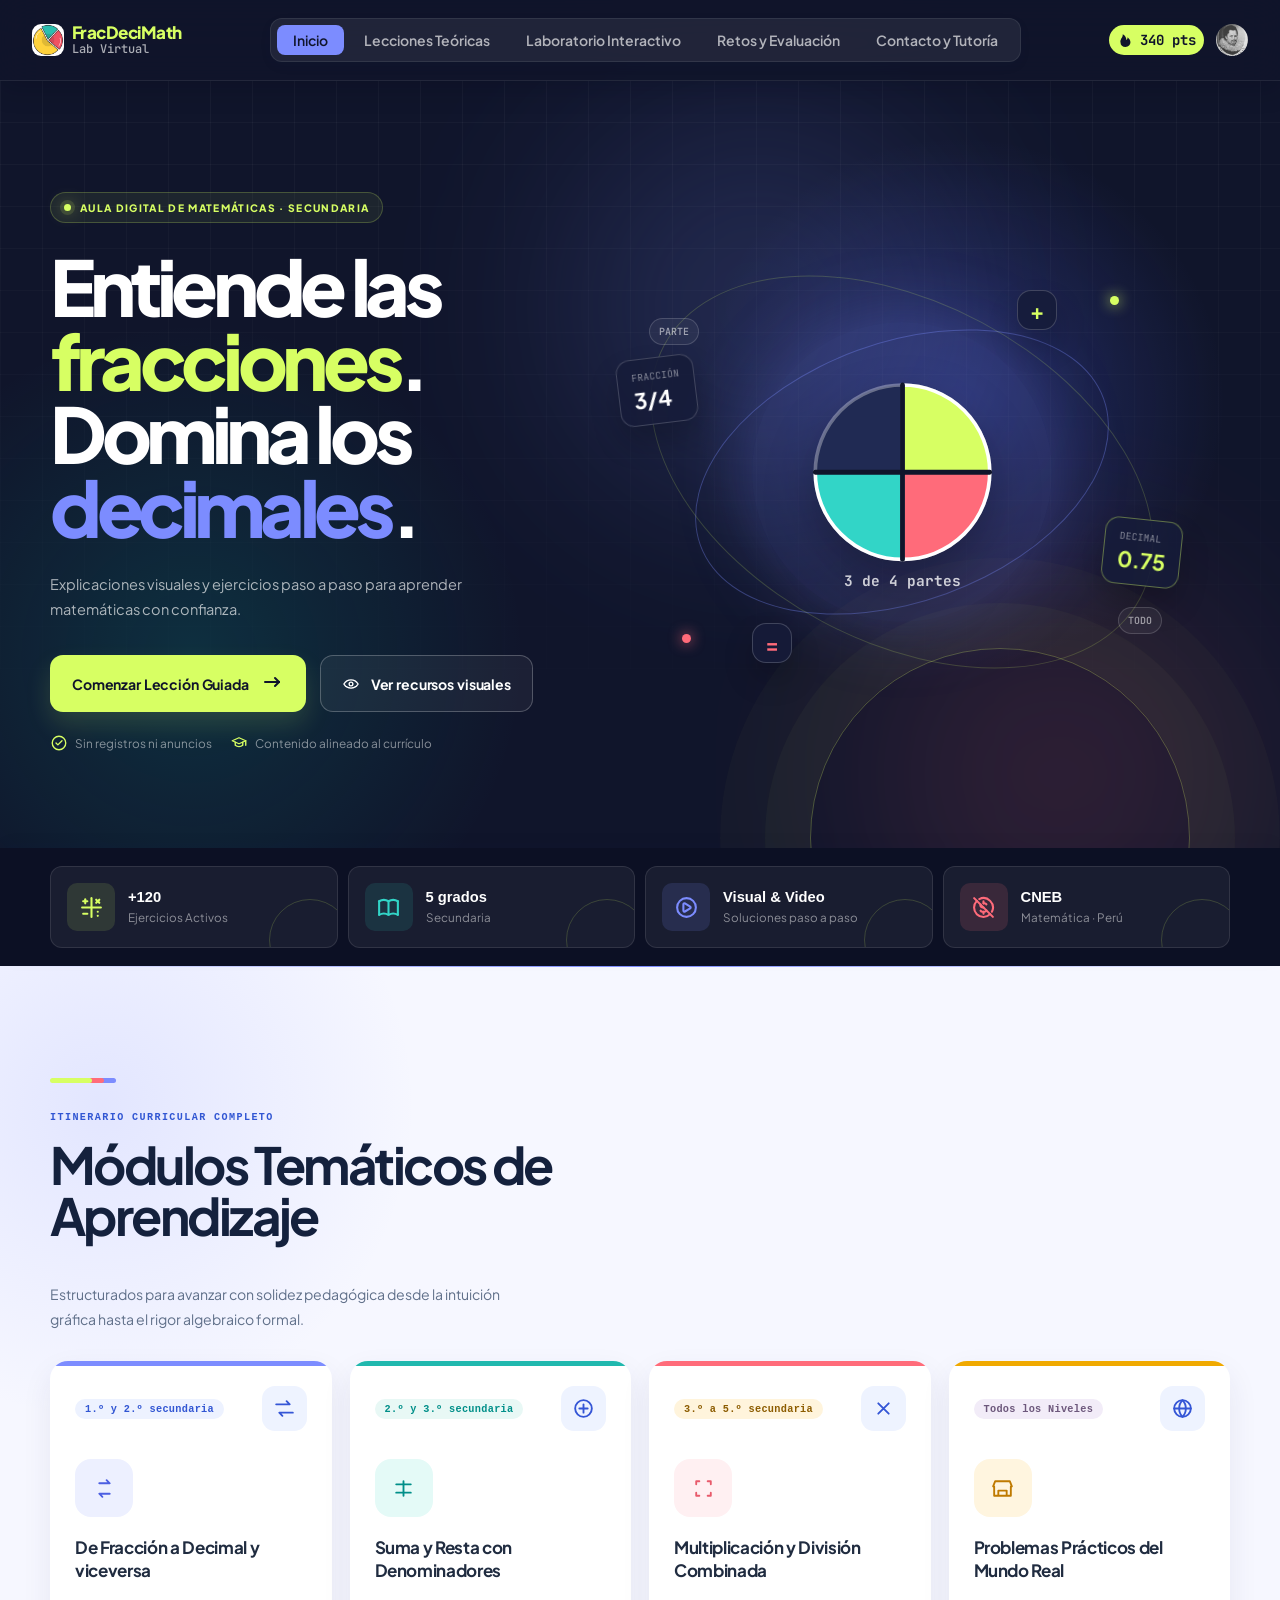
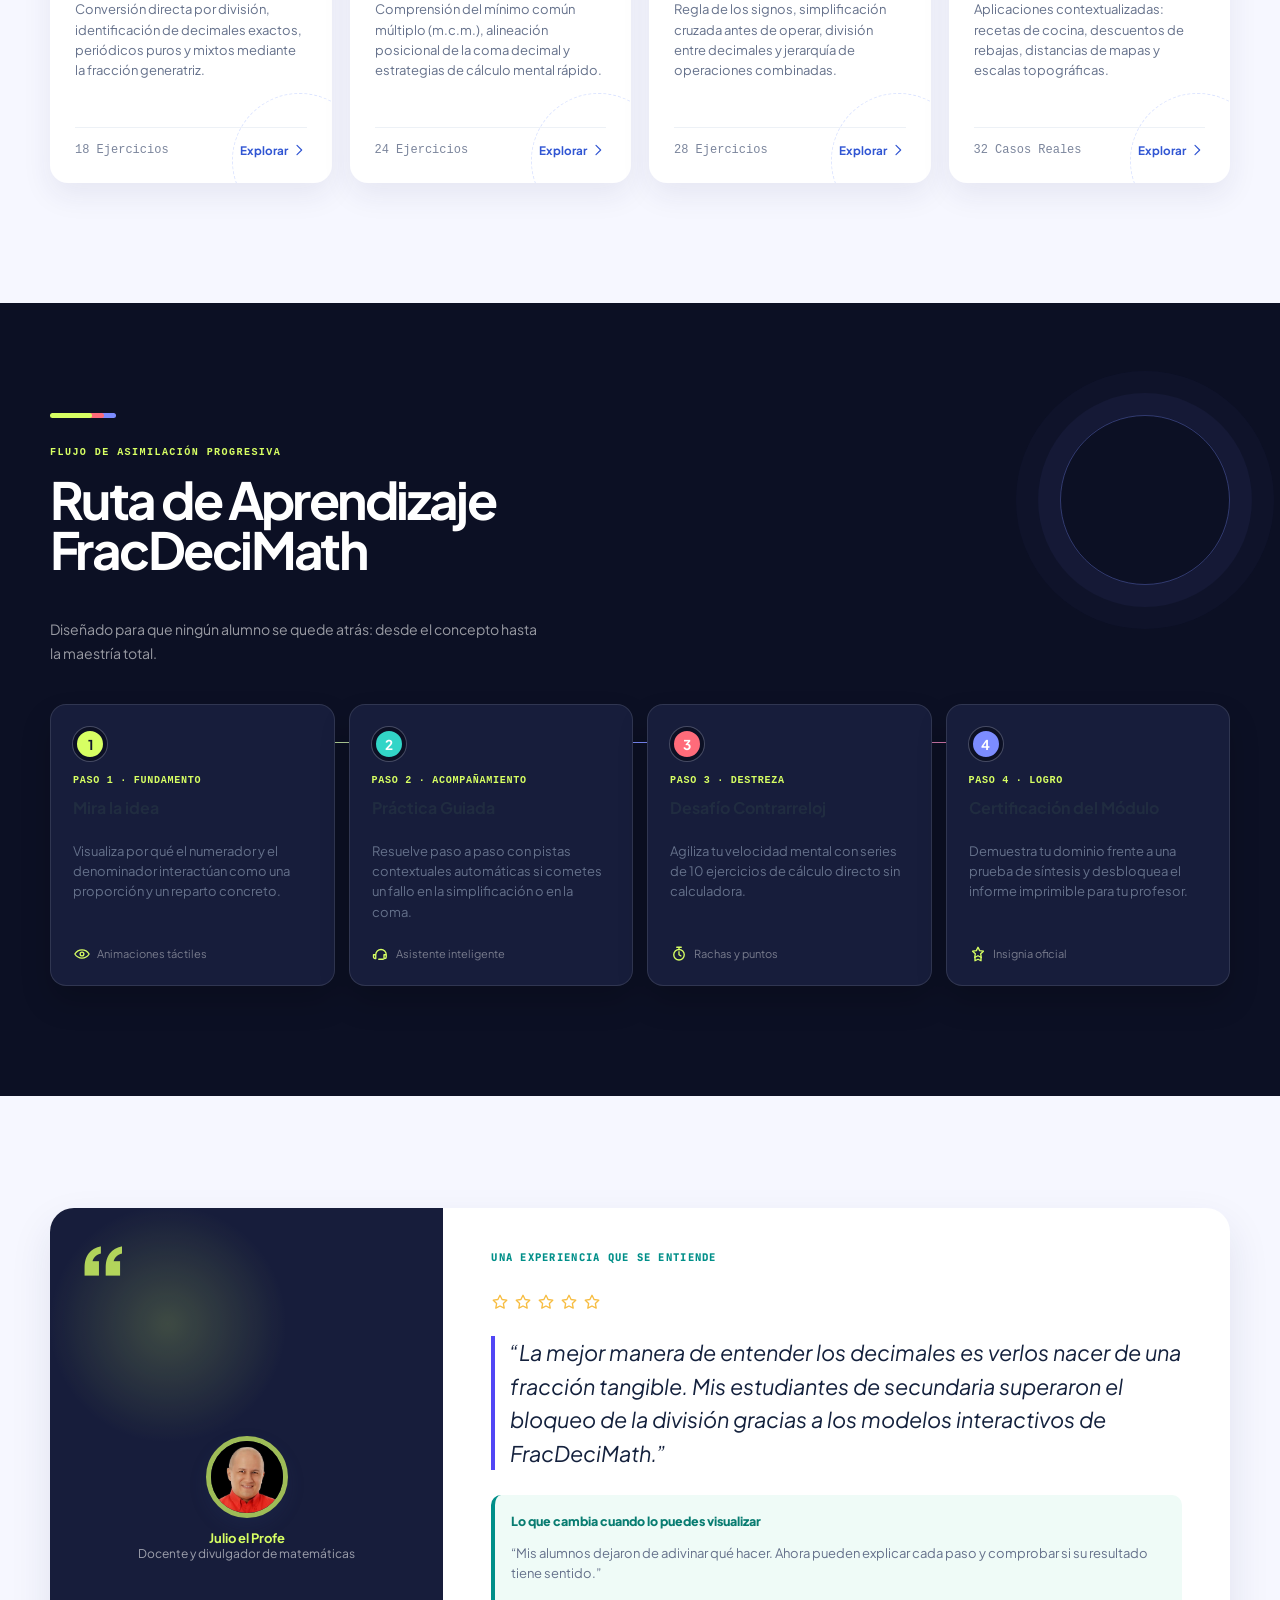
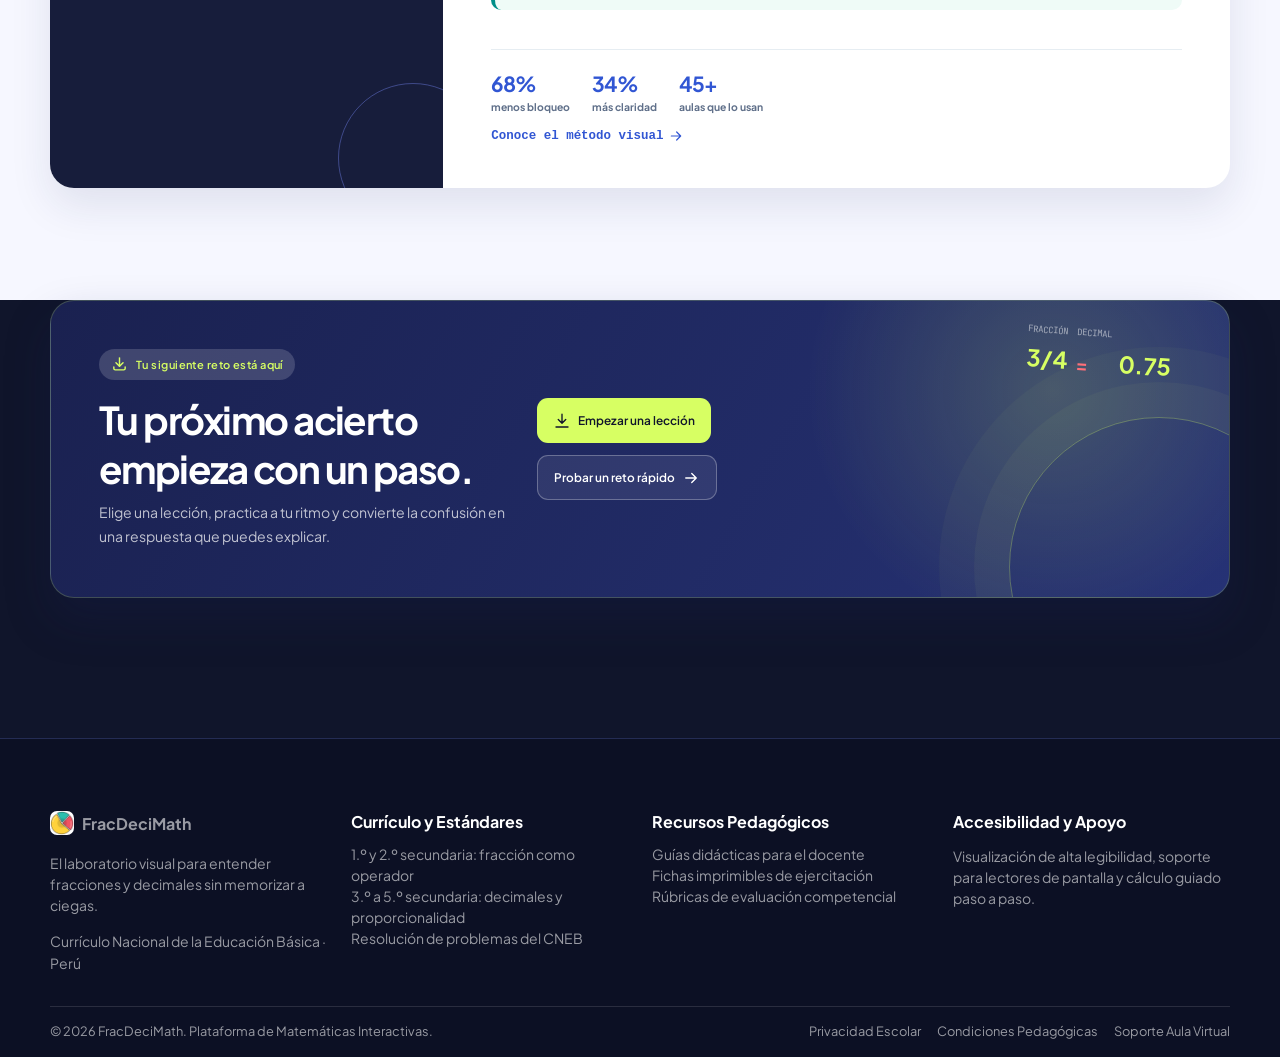
<file: index.html>
<!doctype html>
<html lang="es">
  <head>
    <meta charset="utf-8" />
    <meta content="width=device-width, initial-scale=1.0" name="viewport" />
    <meta content="web_standard" name="shell-type" />
    <meta
      content="FracDeciMath: aprende fracciones y decimales con lecciones visuales, práctica guiada y un laboratorio interactivo."
      name="description"
    />
    <meta content="#10152b" name="theme-color" />
    <title>FracDeciMath - Lab Virtual</title>
    <link rel="stylesheet" href="css/inicio.css" />
    <link rel="stylesheet" href="css/header.css" />
    <link rel="stylesheet" href="css/layouts.css" />
    <link rel="stylesheet" href="css/base.css" />
    <!-- Fuentes -->
    <link href="https://fonts.googleapis.com" rel="preconnect" />
    <link crossorigin="" href="https://fonts.gstatic.com" rel="preconnect" />
    <link
      href="https://fonts.googleapis.com/css2?family=JetBrains+Mono:wght@400;500;600;700&amp;family=Plus+Jakarta+Sans:wght@400;500;600;700;800&amp;display=swap"
      rel="stylesheet"
    />
  </head>
  <body data-page="inicio">
    <div data-layout="header"></div>
    <main class="pagina-inicio">
      <section class="hero">
        <div class="ambient ambient-one" aria-hidden="true"></div>
        <div class="ambient ambient-two" aria-hidden="true"></div>
        <div class="container hero-grid">
          <div class="hero-content">
            <span class="hero-eyebrow">
              <span class="eyebrow-dot" aria-hidden="true"></span>
              Aula digital de matemáticas · Secundaria
            </span>
            <h1>
              Entiende las
              <span class="highlight-primary">fracciones</span>.
              Domina los <span class="highlight-secondary">decimales</span>.
            </h1>

            <p class="hero-description">
              Explicaciones visuales y ejercicios paso a paso para aprender
              matemáticas con confianza.
            </p>

            <div class="hero-actions">
              <a
                class="button button-primary"
                href="#modulos"
              >
                <span>Comenzar Lección Guiada</span>
                <span class="">
                  <svg
                    xmlns="http://www.w3.org/2000/svg"
                    width="24"
                    height="24"
                    viewBox="0 0 24 24"
                    fill="none"
                    stroke="currentColor"
                    stroke-width="2"
                    stroke-linecap="round"
                    stroke-linejoin="round"
                    class="icon icon-tabler icons-tabler-outline icon-tabler-arrow-narrow-right"
                  >
                    <path stroke="none" d="M0 0h24v24H0z" fill="none" />
                    <path d="M5 12l14 0" />
                    <path d="M15 16l4 -4" />
                    <path d="M15 8l4 4" />
                  </svg>
                </span>
              </a>
              <a
                class="button button-outline"
                href="#modulos"
              >
                <svg class="button-icon" viewBox="0 0 24 24" aria-hidden="true">
                  <path d="M2.5 12s3.4-5.5 9.5-5.5 9.5 5.5 9.5 5.5-3.4 5.5-9.5 5.5S2.5 12 2.5 12Z" />
                  <circle cx="12" cy="12" r="2.5" />
                </svg>
                <span>Ver recursos visuales</span>
              </a>
            </div>
            <div class="trust-items" aria-label="Ventajas de FracDeciMath">
              <div>
                <svg class="trust-icon" viewBox="0 0 24 24" aria-hidden="true">
                  <circle cx="12" cy="12" r="9" />
                  <path d="m8 12 2.5 2.5L16 9" />
                </svg>
                Sin registros ni anuncios
              </div>
              <div>
                <svg class="trust-icon" viewBox="0 0 24 24" aria-hidden="true">
                  <path d="m3 9 9-4 9 4-9 4-9-4Z" />
                  <path d="M7 11v4c2.8 2.3 7.2 2.3 10 0v-4M21 9v6" />
                </svg>
                Contenido alineado al currículo
              </div>
            </div>
          </div>

          <div class="visual-showcase" aria-label="Recursos visuales para aprender matemáticas">
            <div class="visual-orbit" aria-hidden="true">
              <span class="orbit-ring orbit-ring-one"></span>
              <span class="orbit-ring orbit-ring-two"></span>
              <span class="orbit-dot orbit-dot-one"></span>
              <span class="orbit-dot orbit-dot-two"></span>
              <span class="orbit-label orbit-label-top">parte</span>
              <span class="orbit-label orbit-label-bottom">todo</span>
              <svg class="math-illustration fraction-illustration" viewBox="0 0 260 210" role="img" aria-label="Tres cuartos representados visualmente">
                <circle class="fraction-base" cx="130" cy="105" r="72" />
                <path class="fraction-piece fraction-piece-one" d="M130 105 L130 33 A72 72 0 0 1 202 105 Z" />
                <path class="fraction-piece fraction-piece-two" d="M130 105 L202 105 A72 72 0 0 1 130 177 Z" />
                <path class="fraction-piece fraction-piece-three" d="M130 105 L130 177 A72 72 0 0 1 58 105 Z" />
                <path class="fraction-divider" d="M130 33 V177 M58 105 H202" />
                <text x="130" y="199" text-anchor="middle">3 de 4 partes</text>
              </svg>
              <div class="equation-card equation-card-main">
                <span>fracción</span>
                <strong>3/4</strong>
              </div>
              <div class="equation-card equation-card-result">
                <span>decimal</span>
                <strong>0.75</strong>
              </div>
              <div class="symbol-card symbol-plus">+</div>
              <div class="symbol-card symbol-equals">=</div>
            </div>
          </div>
        </div>
      </section>

      <!-- STATS -->
      <section class="stats-section" aria-label="Características de DeciLab">
        <div class="container stats-grid">
          <article class="stat-card">
            <div class="stat-icon icon-blue">
              <span class="stat-svg">
                <svg
                  xmlns="http://www.w3.org/2000/svg"
                  width="24"
                  height="24"
                  viewBox="0 0 24 24"
                  fill="none"
                  stroke="currentColor"
                  stroke-width="2"
                  stroke-linecap="round"
                  stroke-linejoin="round"
                  class="icon icon-tabler icons-tabler-outline icon-tabler-math-symbols"
                >
                  <path stroke="none" d="M0 0h24v24H0z" fill="none" />
                  <path d="M3 12l18 0" />
                  <path d="M12 3l0 18" />
                  <path d="M16.5 4.5l3 3" />
                  <path d="M19.5 4.5l-3 3" />
                  <path d="M6 4l0 4" />
                  <path d="M4 6l4 0" />
                  <path d="M18 16l.01 0" />
                  <path d="M18 20l.01 0" />
                  <path d="M4 18l4 0" />
                </svg>
              </span>
            </div>
            <div><strong>+120</strong><span>Ejercicios Activos</span></div>
          </article>
          <article class="stat-card">
            <div class="stat-icon icon-teal">
              <span class="stat-svg">
                <svg
                  xmlns="http://www.w3.org/2000/svg"
                  width="24"
                  height="24"
                  viewBox="0 0 24 24"
                  fill="none"
                  stroke="currentColor"
                  stroke-width="2"
                  stroke-linecap="round"
                  stroke-linejoin="round"
                  class="icon icon-tabler icons-tabler-outline icon-tabler-book"
                >
                  <path stroke="none" d="M0 0h24v24H0z" fill="none" />
                  <path d="M3 19a9 9 0 0 1 9 0a9 9 0 0 1 9 0" />
                  <path d="M3 6a9 9 0 0 1 9 0a9 9 0 0 1 9 0" />
                  <path d="M3 6l0 13" />
                  <path d="M12 6l0 13" />
                  <path d="M21 6l0 13" />
                </svg>
              </span>
            </div>
            <div><strong>5 grados</strong><span>Secundaria</span></div>
          </article>
          <article class="stat-card">
            <div class="stat-icon icon-purple">
              <span class="stat-svg">
                <svg
                  xmlns="http://www.w3.org/2000/svg"
                  width="24"
                  height="24"
                  viewBox="0 0 24 24"
                  fill="none"
                  stroke="currentColor"
                  stroke-width="2"
                  stroke-linecap="round"
                  stroke-linejoin="round"
                  class="icon icon-tabler icons-tabler-outline icon-tabler-circle-play"
                >
                  <path stroke="none" d="M0 0h24v24H0z" fill="none" />
                  <path
                    d="M9 9.003a1 1 0 0 1 1.517 -.859l4.997 2.997a1 1 0 0 1 0 1.718l-4.997 2.997a1 1 0 0 1 -1.517 -.86v-5.993"
                  />
                  <path d="M3 12a9 9 0 1 0 18 0a9 9 0 1 0 -18 0" />
                </svg>
              </span>
            </div>
            <div>
              <strong>Visual &amp; Video</strong
              ><span>Soluciones paso a paso</span>
            </div>
          </article>
          <article class="stat-card">
            <div class="stat-icon icon-neutral">
              <span class="stat-svg">
                <svg
                  xmlns="http://www.w3.org/2000/svg"
                  width="24"
                  height="24"
                  viewBox="0 0 24 24"
                  fill="none"
                  stroke="currentColor"
                  stroke-width="2"
                  stroke-linecap="round"
                  stroke-linejoin="round"
                  class="icon icon-tabler icons-tabler-outline icon-tabler-coin-off"
                >
                  <path stroke="none" d="M0 0h24v24H0z" fill="none" />
                  <path
                    d="M14.8 9a2 2 0 0 0 -1.8 -1h-1m-2.82 1.171a2 2 0 0 0 1.82 2.829h1m2.824 2.822a2 2 0 0 1 -1.824 1.178h-2a2 2 0 0 1 -1.8 -1"
                  />
                  <path
                    d="M20.042 16.045a9 9 0 0 0 -12.087 -12.087m-2.318 1.677a9 9 0 1 0 12.725 12.73"
                  />
                  <path d="M12 6v2m0 8v2" />
                  <path d="M3 3l18 18" />
                </svg>
              </span>
            </div>
            <div><strong>CNEB</strong><span>Matemática · Perú</span></div>
          </article>
        </div>
      </section>

      <section class="modulos" id="modulos">
        <div class="contenedor-modulos">
          <div class="cabecera-modulos">
            <div>
              <span class="etiqueta-seccion"
                >Itinerario Curricular Completo</span
              >
              <h2 class="titulo-seccion">Módulos Temáticos de Aprendizaje</h2>
            </div>
            <p class="descripcion-seccion">
              Estructurados para avanzar con solidez pedagógica desde la
              intuición gráfica hasta el rigor algebraico formal.
            </p>
          </div>

          <div class="rejilla-modulos">
            <div class="tarjeta-modulo">
              <div class="contenido-modulo">
                <div class="parte-superior-modulo">
                  <span class="nivel-modulo nivel-modulo-primario"
                    >1.º y 2.º secundaria</span
                  >
                  <svg class="icono-modulo" viewBox="0 0 24 24" aria-hidden="true"><path d="M4 8h13l-3-3M20 16H7l3 3" /></svg>
                </div>
                <div class="caja-icono-modulo">
                  <svg class="module-symbol" viewBox="0 0 24 24" aria-hidden="true"><path d="M7 7h10l-3-3M17 17H7l3 3" /></svg>
                </div>
                <h3 class="titulo-modulo">De Fracción a Decimal y viceversa</h3>
                <p class="texto-modulo">
                  Conversión directa por división, identificación de decimales
                  exactos, periódicos puros y mixtos mediante la fracción
                  generatriz.
                </p>
              </div>
              <div class="pie-modulo">
                <span class="contador-modulo">18 Ejercicios</span>
                <a href="lecciones-teoricas.html" class="enlace-modulo"
                  >Explorar
                  <svg class="inline-icon" viewBox="0 0 24 24" aria-hidden="true"><path d="m9 5 7 7-7 7" /></svg></a
                >
              </div>
            </div>

            <div class="tarjeta-modulo">
              <div class="contenido-modulo">
                <div class="parte-superior-modulo">
                  <span class="nivel-modulo nivel-modulo-secundario"
                    >2.º y 3.º secundaria</span
                  >
                  <svg class="icono-modulo" viewBox="0 0 24 24" aria-hidden="true"><circle cx="12" cy="12" r="8" /><path d="M12 8v8M8 12h8" /></svg>
                </div>
                <div class="caja-icono-modulo">
                  <svg class="module-symbol" viewBox="0 0 24 24" aria-hidden="true"><path d="M5 8h14M5 16h14M12 5v14" /></svg>
                </div>
                <h3 class="titulo-modulo">Suma y Resta con Denominadores</h3>
                <p class="texto-modulo">
                  Comprensión del mínimo común múltiplo (m.c.m.), alineación
                  posicional de la coma decimal y estrategias de cálculo mental
                  rápido.
                </p>
              </div>
              <div class="pie-modulo">
                <span class="contador-modulo">24 Ejercicios</span>
                <a
                  href="laboratorio-interactivo.html"
                  class="enlace-modulo enlace-modulo-secundario"
                  >Explorar
                  <svg class="inline-icon" viewBox="0 0 24 24" aria-hidden="true"><path d="m9 5 7 7-7 7" /></svg></a
                >
              </div>
            </div>

            <div class="tarjeta-modulo">
              <div class="contenido-modulo">
                <div class="parte-superior-modulo">
                  <span class="nivel-modulo nivel-modulo-terciario"
                    >3.º a 5.º secundaria</span
                  >
                  <svg class="icono-modulo" viewBox="0 0 24 24" aria-hidden="true"><path d="m7 7 10 10M17 7 7 17" /></svg>
                </div>
                <div class="caja-icono-modulo">
                  <svg class="module-symbol" viewBox="0 0 24 24" aria-hidden="true"><path d="M8 5H5v3M16 5h3v3M8 19H5v-3M19 16v3h-3" /></svg>
                </div>
                <h3 class="titulo-modulo">
                  Multiplicación y División Combinada
                </h3>
                <p class="texto-modulo">
                  Regla de los signos, simplificación cruzada antes de operar,
                  división entre decimales y jerarquía de operaciones
                  combinadas.
                </p>
              </div>
              <div class="pie-modulo">
                <span class="contador-modulo">28 Ejercicios</span>
                <a
                  href="evaluacion.html"
                  class="enlace-modulo enlace-modulo-terciario"
                  >Explorar
                  <svg class="inline-icon" viewBox="0 0 24 24" aria-hidden="true"><path d="m9 5 7 7-7 7" /></svg></a
                >
              </div>
            </div>

            <div class="tarjeta-modulo">
              <div class="contenido-modulo">
                <div class="parte-superior-modulo">
                  <span class="nivel-modulo nivel-modulo-neutral"
                    >Todos los Niveles</span
                  >
                  <svg class="icono-modulo" viewBox="0 0 24 24" aria-hidden="true"><circle cx="12" cy="12" r="8" /><path d="M4 12h16M12 4c2.2 2.2 3.2 5 3.2 8s-1 5.8-3.2 8c-2.2-2.2-3.2-5-3.2-8s1-5.8 3.2-8Z" /></svg>
                </div>
                <div class="caja-icono-modulo">
                  <svg class="module-symbol" viewBox="0 0 24 24" aria-hidden="true"><path d="M4 10v9h16v-9M3 10l2-5h14l2 5M8 19v-5h8v5" /></svg>
                </div>
                <h3 class="titulo-modulo">
                  Problemas Prácticos del Mundo Real
                </h3>
                <p class="texto-modulo">
                  Aplicaciones contextualizadas: recetas de cocina, descuentos
                  de rebajas, distancias de mapas y escalas topográficas.
                </p>
              </div>
              <div class="pie-modulo">
                <span class="contador-modulo">32 Casos Reales</span>
                <a href="contacto-tutoria.html" class="enlace-modulo"
                  >Explorar
                  <svg class="inline-icon" viewBox="0 0 24 24" aria-hidden="true"><path d="m9 5 7 7-7 7" /></svg></a
                >
              </div>
            </div>
          </div>
        </div>
      </section>

      <section class="ruta-aprendizaje">
        <div class="contenedor-ruta">
          <div class="cabecera-ruta">
            <span class="etiqueta-seccion etiqueta-seccion-secundaria"
              >Flujo de Asimilación Progresiva</span
            >
            <h2 class="titulo-seccion">Ruta de Aprendizaje FracDeciMath</h2>
            <p class="descripcion-seccion">
              Diseñado para que ningún alumno se quede atrás: desde el concepto
              hasta la maestría total.
            </p>
          </div>
          <div class="rejilla-ruta">
            <div class="tarjeta-paso">
              <div class="numero-paso numero-paso-primario">1</div>
              <span class="etiqueta-paso etiqueta-paso-primario"
                >Paso 1 · Fundamento</span
              >
              <h3 class="titulo-paso">Mira la idea</h3>
              <p class="texto-paso">
                Visualiza por qué el numerador y el denominador interactúan como
                una proporción y un reparto concreto.
              </p>
              <div class="pie-paso">
                <svg class="route-icon" viewBox="0 0 24 24" aria-hidden="true"><path d="M2.5 12s3.4-5.5 9.5-5.5 9.5 5.5 9.5 5.5-3.4 5.5-9.5 5.5S2.5 12 2.5 12Z" /><circle cx="12" cy="12" r="2.5" /></svg>
                <span>Animaciones táctiles</span>
              </div>
            </div>
            <div class="tarjeta-paso">
              <div class="numero-paso numero-paso-secundario">2</div>
              <span class="etiqueta-paso etiqueta-paso-secundario"
                >Paso 2 · Acompañamiento</span
              >
              <h3 class="titulo-paso">Práctica Guiada</h3>
              <p class="texto-paso">
                Resuelve paso a paso con pistas contextuales automáticas si
                cometes un fallo en la simplificación o en la coma.
              </p>
              <div class="pie-paso">
                <svg class="route-icon" viewBox="0 0 24 24" aria-hidden="true"><path d="M5 13a7 7 0 0 1 14 0v3a2 2 0 0 1-2 2h-1v-5h3M5 13v5H4a2 2 0 0 1-2-2v-3h3Z" /><path d="M9 19h6" /></svg>
                <span>Asistente inteligente</span>
              </div>
            </div>
            <div class="tarjeta-paso">
              <div class="numero-paso numero-paso-terciario">3</div>
              <span class="etiqueta-paso etiqueta-paso-terciario"
                >Paso 3 · Destreza</span
              >
              <h3 class="titulo-paso">Desafío Contrarreloj</h3>
              <p class="texto-paso">
                Agiliza tu velocidad mental con series de 10 ejercicios de
                cálculo directo sin calculadora.
              </p>
              <div class="pie-paso">
                <svg class="route-icon" viewBox="0 0 24 24" aria-hidden="true"><circle cx="12" cy="13" r="7" /><path d="M12 9v4l2.5 1.5M9 3h6M12 3v3" /></svg>
                <span>Rachas y puntos</span>
              </div>
            </div>
            <div class="tarjeta-paso">
              <div class="numero-paso numero-paso-exito">4</div>
              <span class="etiqueta-paso etiqueta-paso-exito"
                >Paso 4 · Logro</span
              >
              <h3 class="titulo-paso">Certificación del Módulo</h3>
              <p class="texto-paso">
                Demuestra tu dominio frente a una prueba de síntesis y
                desbloquea el informe imprimible para tu profesor.
              </p>
              <div class="pie-paso">
                <svg class="route-icon" viewBox="0 0 24 24" aria-hidden="true"><path d="m12 3 2.2 4.5 5 .7-3.6 3.5.8 5-4.4-2.4-4.4 2.4.8-5-3.6-3.5 5-.7L12 3Z" /><path d="M8 17v4l4-2 4 2v-4" /></svg>
                <span>Insignia oficial</span>
              </div>
            </div>
          </div>
        </div>
      </section>

      <section class="testimonio">
        <div class="contenedor-testimonio">
          <div class="tarjeta-testimonio">
            <div class="testimonio-izquierda">
              <img
                alt="Julio el Profe, divulgador de matemáticas"
                class="imagen-testimonio"
                src="imagenes/imagen03.png"
                loading="lazy"
              />
              <div class="autor-testimonio">
                <span class="nombre-autor">Julio el Profe</span>
                <span class="rol-autor">Docente y divulgador de matemáticas</span>
              </div>
            </div>
            <div class="testimonio-derecha">
              <span class="testimonio-kicker">Una experiencia que se entiende</span>
              <div class="estrellas-testimonio">
                <svg class="star-icon" viewBox="0 0 24 24" aria-hidden="true"><path d="m12 3 2.8 5.7 6.2.9-4.5 4.4 1.1 6.2-5.6-2.9-5.6 2.9 1.1-6.2L3 9.6l6.2-.9L12 3Z" /></svg>
                <svg class="star-icon" viewBox="0 0 24 24" aria-hidden="true"><path d="m12 3 2.8 5.7 6.2.9-4.5 4.4 1.1 6.2-5.6-2.9-5.6 2.9 1.1-6.2L3 9.6l6.2-.9L12 3Z" /></svg>
                <svg class="star-icon" viewBox="0 0 24 24" aria-hidden="true"><path d="m12 3 2.8 5.7 6.2.9-4.5 4.4 1.1 6.2-5.6-2.9-5.6 2.9 1.1-6.2L3 9.6l6.2-.9L12 3Z" /></svg>
                <svg class="star-icon" viewBox="0 0 24 24" aria-hidden="true"><path d="m12 3 2.8 5.7 6.2.9-4.5 4.4 1.1 6.2-5.6-2.9-5.6 2.9 1.1-6.2L3 9.6l6.2-.9L12 3Z" /></svg>
                <svg class="star-icon" viewBox="0 0 24 24" aria-hidden="true"><path d="m12 3 2.8 5.7 6.2.9-4.5 4.4 1.1 6.2-5.6-2.9-5.6 2.9 1.1-6.2L3 9.6l6.2-.9L12 3Z" /></svg>
              </div>
              <blockquote class="cita-testimonio">
                “La mejor manera de entender los decimales es verlos nacer de
                una fracción tangible. Mis estudiantes de secundaria superaron el
                bloqueo de la división gracias a los modelos interactivos de
                FracDeciMath.”
              </blockquote>
              <div class="destacado-testimonio">
                <span class="titulo-destacado"
                  >Lo que cambia cuando lo puedes visualizar</span
                >
                <p class="texto-destacado">
                  “Mis alumnos dejaron de adivinar qué hacer. Ahora pueden
                  explicar cada paso y comprobar si su resultado tiene sentido.”
                </p>
              </div>
              <div class="testimonio-resultados" aria-label="Resultados destacados">
                <div><strong>68%</strong><span>menos bloqueo</span></div>
                <div><strong>34%</strong><span>más claridad</span></div>
                <div><strong>45+</strong><span>aulas que lo usan</span></div>
              </div>
              <div class="enlace-testimonio">
                <a href="#">
                  <span>Conoce el método visual</span>
                  <svg class="inline-icon" viewBox="0 0 24 24" aria-hidden="true"><path d="M5 12h13M13 6l6 6-6 6" /></svg>
                </a>
              </div>
            </div>
          </div>
        </div>
      </section>

      <section class="banner-llamada">
        <div class="cta-equation" aria-hidden="true">
          <span>fracción</span>
          <strong>3/4</strong>
          <b>=</b>
          <span>decimal</span>
          <strong>0.75</strong>
        </div>
        <div class="tarjeta-llamada">
          <div class="llamada-izquierda">
            <div class="tag">
              <span>
                <svg
                  xmlns="http://www.w3.org/2000/svg"
                  width="20"
                  height="20"
                  viewBox="0 0 24 24"
                  fill="none"
                  stroke="currentColor"
                  stroke-width="2"
                  stroke-linecap="round"
                  stroke-linejoin="round"
                  class="icon icon-tabler icons-tabler-outline icon-tabler-download"
                >
                  <path stroke="none" d="M0 0h24v24H0z" fill="none" />
                  <path d="M4 17v2a2 2 0 0 0 2 2h12a2 2 0 0 0 2 -2v-2" />
                  <path d="M7 11l5 5l5 -5" />
                  <path d="M12 4l0 12" />
                </svg>
              </span>
              <span>Tu siguiente reto está aquí</span>
            </div>
            <h2>Tu próximo acierto empieza con un paso.</h2>
            <p class="">
              Elige una lección, practica a tu ritmo y convierte la confusión
              en una respuesta que puedes explicar.
            </p>
          </div>
          <div class="llamada-derecha">
            <button type="button" class="boton boton-blanco">
              <svg class="button-icon" viewBox="0 0 24 24" aria-hidden="true"><path d="M12 3v12M7 10l5 5 5-5M4 20h16" /></svg>
              <span>Empezar una lección</span>
            </button>
            <a href="contacto-tutoria.html" class="boton boton-acento">
              <span>Probar un reto rápido</span>
              <svg class="button-icon" viewBox="0 0 24 24" aria-hidden="true"><path d="M5 12h13M13 6l6 6-6 6" /></svg>
            </a>
          </div>
        </div>
      </section>
    </main>

    <div data-layout="footer"></div>

    <script src="js/layout.js"></script>
  </body>
</html>
</file>
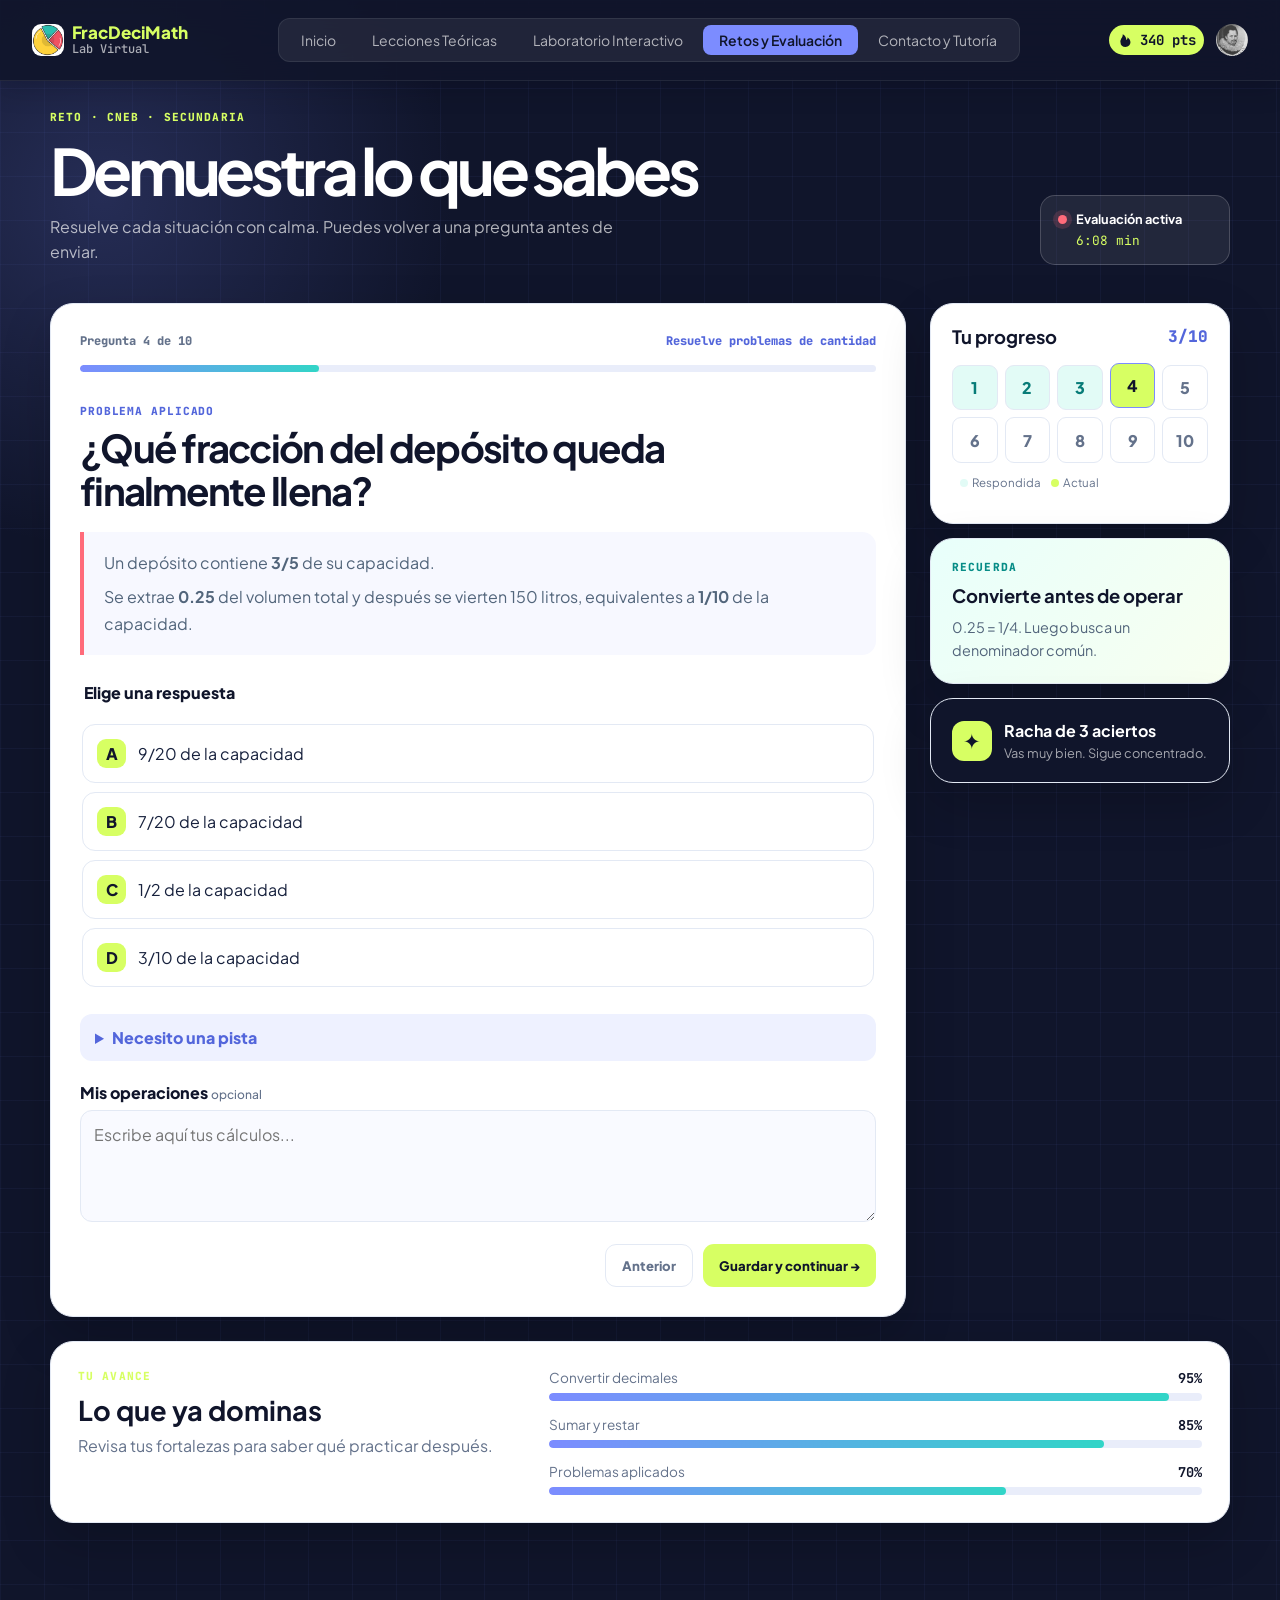
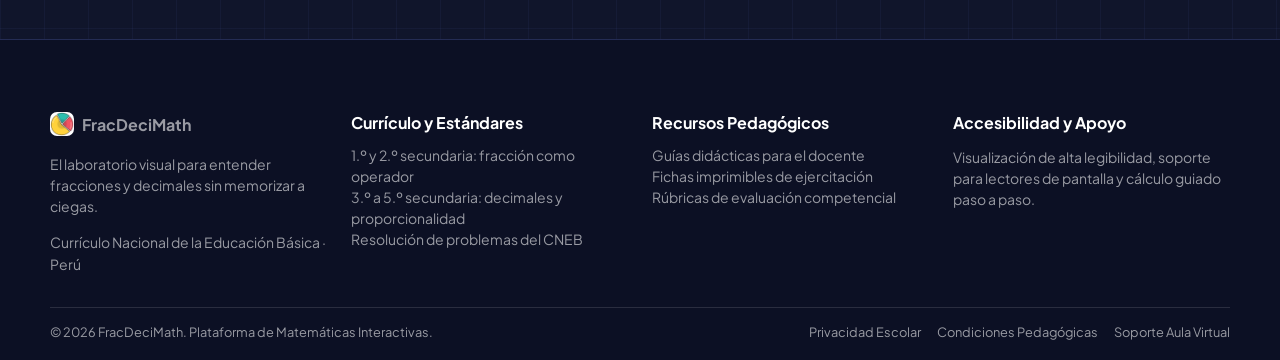
<file: evaluacion.html>
<!DOCTYPE html>
<html lang="es">
<head>
    <meta charset="UTF-8">
    <meta name="viewport" content="width=device-width, initial-scale=1.0">
    <link rel="preconnect" href="https://fonts.googleapis.com">
    <link rel="preconnect" href="https://fonts.gstatic.com" crossorigin>
    <link href="https://fonts.googleapis.com/css2?family=JetBrains+Mono:wght@400;500;600;700&family=Plus+Jakarta+Sans:wght@400;500;600;700;800&display=swap" rel="stylesheet">
    <title>Retos y evaluación | FracDeciMath</title>
    <link rel="stylesheet" href="css/evaluacion.css">
    <link rel="stylesheet" href="css/header.css">
    <link rel="stylesheet" href="css/layouts.css">
    <link rel="stylesheet" href="css/base.css">
</head>
<body data-page="evaluacion">
    <div data-layout="header"></div>

    <main class="evaluacion">
        <header class="evaluacion-hero">
            <div>
                <p class="eyebrow">RETO · CNEB · SECUNDARIA</p>
                <h1>Demuestra lo que sabes</h1>
                <p class="hero-copy">Resuelve cada situación con calma. Puedes volver a una pregunta antes de enviar.</p>
            </div>
            <div class="estado-evaluacion">
                <span class="estado-punto"></span>
                <strong>Evaluación activa</strong>
                <span>6:08 min</span>
            </div>
        </header>

        <div class="evaluacion-grid">
            <section class="pregunta-examen" aria-labelledby="pregunta-titulo">
                <div class="pregunta-meta">
                    <span id="pregunta-contador">Pregunta 4 de 10</span>
                    <span class="competencia">Resuelve problemas de cantidad</span>
                </div>
                <div class="progreso-barra" aria-label="40% completado">
                    <span></span>
                </div>

                <div class="pregunta-contenido">
                    <p class="tipo-pregunta">Problema aplicado</p>
                    <h2 id="pregunta-titulo">¿Qué fracción del depósito queda finalmente llena?</h2>
                    <div class="enunciado" id="enunciado">
                        <p>Un depósito contiene <strong>3/5</strong> de su capacidad.</p>
                        <p>Se extrae <strong>0.25</strong> del volumen total y después se vierten 150 litros, equivalentes a <strong>1/10</strong> de la capacidad.</p>
                    </div>
                </div>

                <form class="formulario-respuestas">
                    <fieldset>
                        <legend>Elige una respuesta</legend>
                        <label class="opcion" for="opcionA">
                            <input type="radio" id="opcionA" name="respuesta" value="A">
                            <span class="opcion-letra">A</span>
                            <span>9/20 de la capacidad</span>
                        </label>
                        <label class="opcion" for="opcionB">
                            <input type="radio" id="opcionB" name="respuesta" value="B">
                            <span class="opcion-letra">B</span>
                            <span>7/20 de la capacidad</span>
                        </label>
                        <label class="opcion" for="opcionC">
                            <input type="radio" id="opcionC" name="respuesta" value="C">
                            <span class="opcion-letra">C</span>
                            <span>1/2 de la capacidad</span>
                        </label>
                        <label class="opcion" for="opcionD">
                            <input type="radio" id="opcionD" name="respuesta" value="D">
                            <span class="opcion-letra">D</span>
                            <span>3/10 de la capacidad</span>
                        </label>
                    </fieldset>

                    <details class="pista">
                        <summary>Necesito una pista</summary>
                        <p>Convierte 0.25 a fracción y usa un denominador común.</p>
                    </details>

                    <label class="notas-label" for="notas">Mis operaciones <span>opcional</span></label>
                    <textarea id="notas" name="notas" rows="4" placeholder="Escribe aquí tus cálculos..."></textarea>

                    <div class="acciones">
                        <button class="boton-secundario" id="anterior" type="button">Anterior</button>
                        <button class="boton-principal" id="siguiente" type="button">Guardar y continuar <span>→</span></button>
                    </div>
                </form>
            </section>

            <aside class="panel-lateral">
                <section class="mapa-cuestionario">
                    <div class="panel-titulo">
                        <h2>Tu progreso</h2>
                        <strong>4/10</strong>
                    </div>
                    <div class="preguntas">
                        <button class="hecha" type="button" data-question="1">1</button>
                        <button class="hecha" type="button" data-question="2">2</button>
                        <button class="hecha" type="button" data-question="3">3</button>
                        <button class="actual" type="button" data-question="4" aria-current="step">4</button>
                        <button type="button" data-question="5">5</button>
                        <button type="button" data-question="6">6</button>
                        <button type="button" data-question="7">7</button>
                        <button type="button" data-question="8">8</button>
                        <button type="button" data-question="9">9</button>
                        <button type="button" data-question="10">10</button>
                    </div>
                    <p class="leyenda"><span class="hecha"></span>Respondida <span class="actual"></span>Actual</p>
                </section>

                <section class="recordatorio-operativo">
                    <p class="eyebrow">RECUERDA</p>
                    <h2>Convierte antes de operar</h2>
                    <p>0.25 = 1/4. Luego busca un denominador común.</p>
                </section>

                <section class="racha-aciertos">
                    <span class="racha-icono">✦</span>
                    <div>
                        <strong>Racha de 3 aciertos</strong>
                        <p>Vas muy bien. Sigue concentrado.</p>
                    </div>
                </section>
            </aside>
        </div>

        <section class="rendimiento">
            <div>
                <p class="eyebrow">TU AVANCE</p>
                <h2>Lo que ya dominas</h2>
                <p>Revisa tus fortalezas para saber qué practicar después.</p>
            </div>
            <div class="dominios">
                <div><span>Convertir decimales</span><strong>95%</strong><i><b style="width:95%"></b></i></div>
                <div><span>Sumar y restar</span><strong>85%</strong><i><b style="width:85%"></b></i></div>
                <div><span>Problemas aplicados</span><strong>70%</strong><i><b style="width:70%"></b></i></div>
            </div>
        </section>
    </main>

    <div data-layout="footer"></div>
    <script src="js/evaluacion.js"></script>
    <script src="js/layout.js"></script>
</body>
</html>
</file>
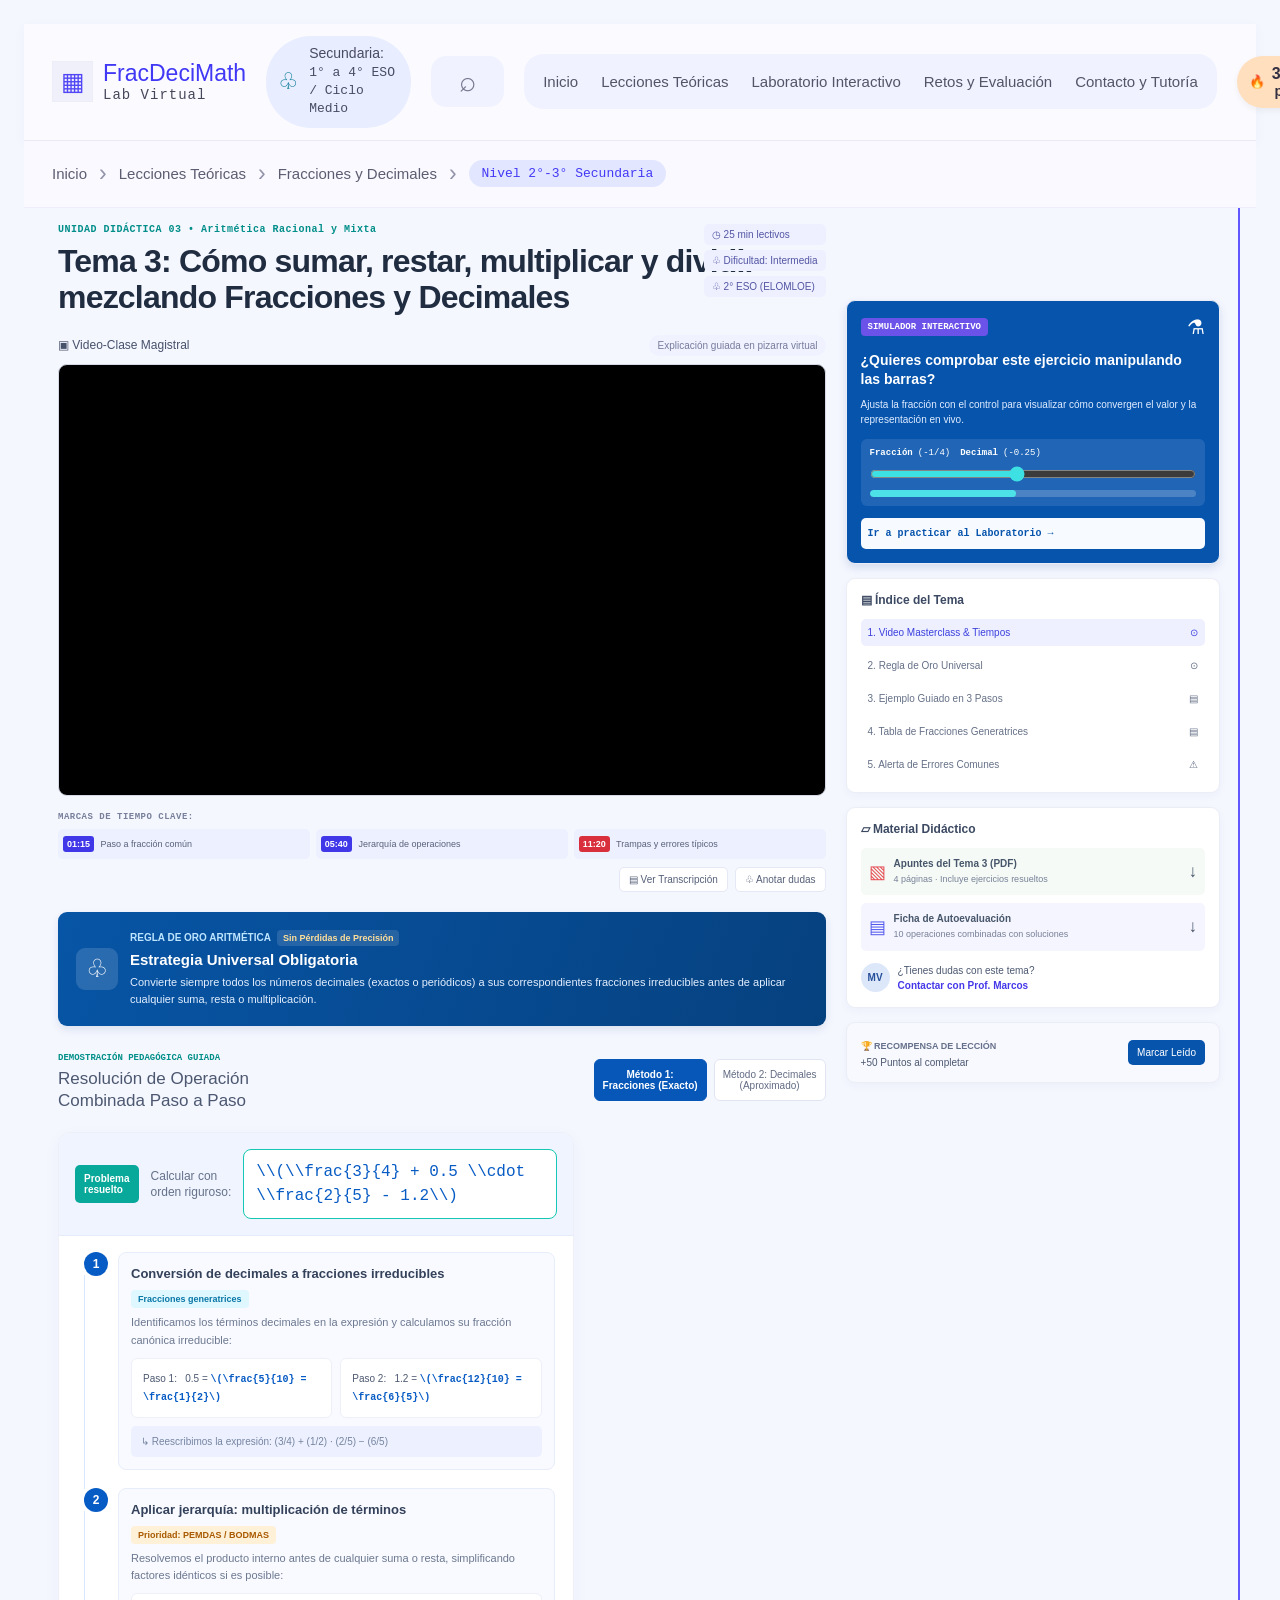
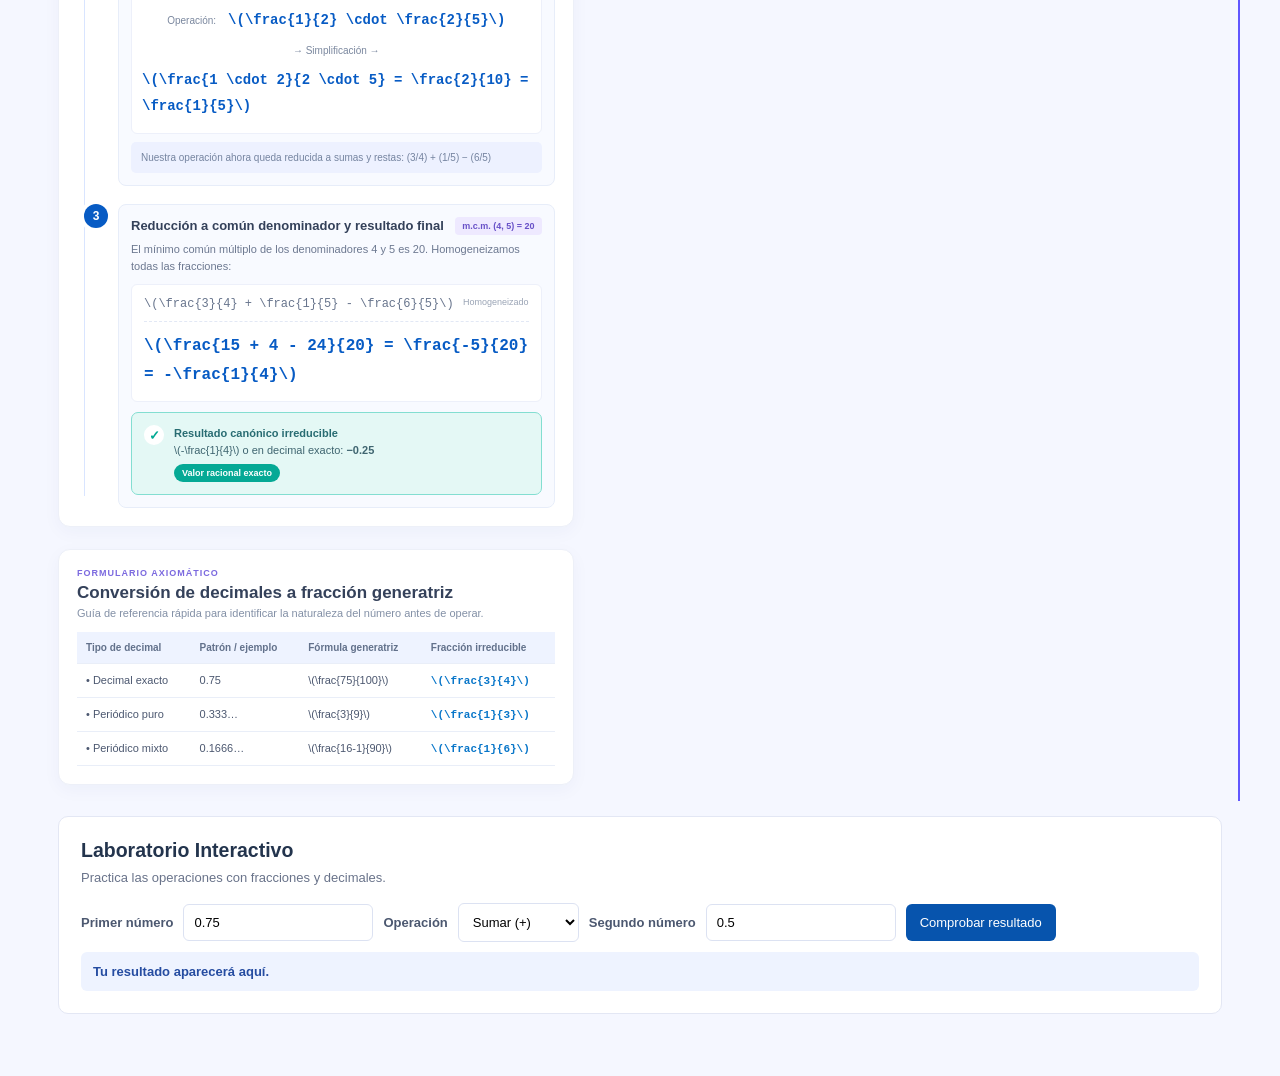
<file: evaluacion_FRACDECIMATH.html>
<!DOCTYPE html>
<html lang="en">
<head>
    <meta charset="UTF-8">
    <meta name="viewport" content="width=device-width, initial-scale=1.0">
    <title>Document</title>
    <link rel="stylesheet" href="./style.css">
</head>
<body>
    <!-- ENCABEZADO PRINCIPAL -->
<header class="encabezado">

    <!-- LOGO Y NOMBRE -->
    <a href="#inicio" class="marca">
        <div class="logo">
            <span>▦</span>
        </div>
        <div class="marca-texto">
            <h1>FracDeciMath</h1>
            <p>Lab Virtual</p>
        </div>
    </a>
    <!-- NIVEL EDUCATIVO -->
    <div class="nivel">
        <span class="icono-graduacion">♧</span>
        <div>
            <strong>Secundaria:</strong>
            <p>1° a 4° ESO / Ciclo Medio</p>
        </div>
    </div>

    <!-- BUSCADOR -->
    <button class="buscador" aria-label="Buscar">
        <span>⌕</span>
    </button>
     <!-- MENÚ DE NAVEGACIÓN -->
    <nav class="menu">
        <a href="#inicio">Inicio</a>
        <a href="#lecciones">Lecciones Teóricas</a>
        <a href="#laboratorio">Laboratorio Interactivo</a>
        <a href="#retos">Retos y Evaluación</a>
        <a href="#contacto">Contacto y Tutoría</a>
    </nav>

    <!-- PUNTOS -->
    <div class="puntos">
        <span class="libro">🔥</span>
        <div>
            <strong>340</strong>
            <span>pts</span>
        </div>
    </div>

    <!-- PERFIL DEL DOCENTE -->
    <div class="perfil">
        <div class="avatar">MV</div>
        <div class="perfil-texto">
            <strong>Prof. Marcos V.</strong>
            <span>Docente Asignado</span>
        </div>
    </div>

</header>

<!-- RUTA DE NAVEGACIÓN -->
<div class="ruta">
    <a href="#inicio">Inicio</a>
    <span>›</span>
    <a href="#lecciones">Lecciones Teóricas</a>
    <span>›</span>
    <a href="#fracciones">Fracciones y Decimales</a>
    <span>›</span>
    <span class="etiqueta">Nivel 2°-3° Secundaria</span>
</div>
 <main class="pagina">

        <!-- CONTENIDO PRINCIPAL -->
        <section class="contenido">

            <!-- TITULO -->
            <header class="titulo-leccion">
                <div class="subtitulo">UNIDAD DIDÁCTICA 03 • Aritmética Racional y Mixta</div>

                <h1>
                    Tema 3: Cómo sumar, restar, multiplicar y
                    dividir mezclando Fracciones y Decimales
                </h1>
                 <div class="datos-leccion">
                    <span>◷ 25 min lectivos</span>
                    <span>♧ Dificultad: Intermedia</span>
                    <span>♧ 2° ESO (ELOMLOE)</span>
                </div>
            </header>

            <!-- VIDEO -->
            <section class="video-seccion">
                <div class="seccion-cabecera">
                    <span>▣ Video-Clase Magistral</span>
                    <span class="etiqueta-clara">Explicación guiada en pizarra virtual</span>
                </div>

                <div class="video">
                    <!-- Puedes colocar aquí un iframe de YouTube -->
                    <div class="video-mensaje"></div>
                </div>

                <div class="marcas-tiempo">
                    <strong>MARCAS DE TIEMPO CLAVE:</strong>

                    <div class="tiempos">
                        <span><b>01:15</b> Paso a fracción común</span>
                        <span><b>05:40</b> Jerarquía de operaciones</span>
                        <span><b>11:20</b> Trampas y errores típicos</span>
                    </div>
                </div>

                <div class="acciones-video">
                    <button onclick="alert('Aquí se mostrará la transcripción de la clase.')">
                        ▤ Ver Transcripción
                    </button>
                    <button onclick="window.print()">♧ Anotar dudas</button>
                </div>
            </section>
 <!-- REGLA DE ORO -->
            <section class="regla">
                <div class="escudo">♧</div>

                <div>
                    <div class="regla-etiqueta">
                        REGLA DE ORO ARITMÉTICA
                        <span>Sin Pérdidas de Precisión</span>
                    </div>

                    <h3>Estrategia Universal Obligatoria</h3>

                    <p>
                        Convierte siempre todos los números decimales
                        (exactos o periódicos) a sus correspondientes
                        fracciones irreducibles antes de aplicar cualquier
                        suma, resta o multiplicación.
                    </p>
                </div>
            </section>

            <!-- RESOLUCIÓN GUIADA -->
            <section class="resolucion">
                <div class="resolucion-titulo">
                    <span>DEMOSTRACIÓN PEDAGÓGICA GUIADA</span>
                    <h2>Resolución de Operación<br>Combinada Paso a Paso</h2>
                </div>

                <div class="metodos">
                    <button class="metodo activo" onclick="cambiarMetodo(1)">
                        Método 1:<br>Fracciones (Exacto)
                    </button>

                    <button class="metodo" onclick="cambiarMetodo(2)">
                        Método 2: Decimales<br>(Aproximado)
                    </button>
                </div>
            </section>

 <main class="workspace">
    <section class="lesson-card">
      <header class="top-header">
        <div class="problem-label">Problema<br>resuelto</div>
        <p class="header-copy">Calcular con<br>orden riguroso:</p>
        <div class="equation">\\(\\frac{3}{4} + 0.5 \\cdot \\frac{2}{5} - 1.2\\)</div>
      </header>

      <div class="steps">
        <article class="step">
          <span class="step-number">1</span>
          <div class="step-content">
            <div class="step-heading">
              <h2>Conversión de decimales a fracciones irreducibles</h2>
              <span class="tag blue-tag">Fracciones generatrices</span>
            </div>
            <p>Identificamos los términos decimales en la expresión y calculamos su fracción canónica irreducible:</p>
            <div class="examples">
              <div class="example">Paso 1: &nbsp; 0.5 = <strong>\(\frac{5}{10} = \frac{1}{2}\)</strong></div>
              <div class="example">Paso 2: &nbsp; 1.2 = <strong>\(\frac{12}{10} = \frac{6}{5}\)</strong></div>
            </div>
            <div class="note">↳ Reescribimos la expresión: (3/4) + (1/2) · (2/5) − (6/5)</div>
          </div>
        </article>

        <article class="step">
          <span class="step-number">2</span>
          <div class="step-content">
            <div class="step-heading">
              <h2>Aplicar jerarquía: multiplicación de términos</h2>
              <span class="tag orange-tag">Prioridad: PEMDAS / BODMAS</span>
            </div>
            <p>Resolvemos el producto interno antes de cualquier suma o resta, simplificando factores idénticos si es posible:</p>
            <div class="operation">
              <span class="operation-label">Operación:</span>
              <div class="math-line">\(\frac{1}{2} \cdot \frac{2}{5}\)</div>
              <span class="arrow">→ Simplificación →</span>
              <div class="math-line">\(\frac{1 \cdot 2}{2 \cdot 5} = \frac{2}{10} = \frac{1}{5}\)</div>
            </div>
            <div class="note">Nuestra operación ahora queda reducida a sumas y restas: (3/4) + (1/5) − (6/5)</div>
          </div>
        </article>

        <article class="step">
          <span class="step-number">3</span>
          <div class="step-content">
            <div class="step-heading">
              <h2>Reducción a común denominador y resultado final</h2>
              <span class="tag purple-tag">m.c.m. (4, 5) = 20</span>
            </div>
            <p>El mínimo común múltiplo de los denominadores 4 y 5 es 20. Homogeneizamos todas las fracciones:</p>
            <div class="calculation">
              <div class="small-equation">\(\frac{3}{4} + \frac{1}{5} - \frac{6}{5}\) <span>Homogeneizado</span></div>
              <div class="final-equation">\(\frac{15 + 4 - 24}{20} = \frac{-5}{20} = -\frac{1}{4}\)</div>
            </div>
            <div class="result">
              <div class="result-icon">✓</div>
              <div>
                <strong>Resultado canónico irreducible</strong>
                <p>\(-\frac{1}{4}\) o en decimal exacto: <b>−0.25</b></p>
                <span class="result-pill">Valor racional exacto</span>
              </div>
            </div>
          </div>
        </article>
      </div>
    </section>

    <section class="reference-card">
      <div class="eyebrow">FORMULARIO AXIOMÁTICO</div>
      <h2>Conversión de decimales a fracción generatriz</h2>
      <p class="subtitle">Guía de referencia rápida para identificar la naturaleza del número antes de operar.</p>
      <div class="table-wrap">
        <table>
          <thead><tr><th>Tipo de decimal</th><th>Patrón / ejemplo</th><th>Fórmula generatriz</th><th>Fracción irreducible</th></tr></thead>
          <tbody>
            <tr><td>• Decimal exacto</td><td>0.75</td><td>\(\frac{75}{100}\)</td><td><strong>\(\frac{3}{4}\)</strong></td></tr>
            <tr><td>• Periódico puro</td><td>0.333…</td><td>\(\frac{3}{9}\)</td><td><strong>\(\frac{1}{3}\)</strong></td></tr>
            <tr><td>• Periódico mixto</td><td>0.1666…</td><td>\(\frac{16-1}{90}\)</td><td><strong>\(\frac{1}{6}\)</strong></td></tr>
          </tbody>
        </table>
      </div>
    </section>
  </main>
            
        </section>

        <!-- BARRA LATERAL -->
        <aside class="barra-lateral">

            <!-- SIMULADOR -->
            <section class="tarjeta simulador">
                <div class="tarjeta-cabecera">
                    <span class="badge">SIMULADOR INTERACTIVO</span>
                    <span class="icono">⚗</span>
                </div>

                <h3>¿Quieres comprobar este ejercicio manipulando las barras?</h3>

                <p>
                    Ajusta la fracción con el control para visualizar
                    cómo convergen el valor y la representación en vivo.
                </p>

                <div class="control-valores">
                    <div class="control-cabecera">
                        <label for="fraccion">Fracción</label>
                        <span id="valor-fraccion">(-1/4)</span>
                        <label for="decimal">Decimal</label>
                        <span id="valor-decimal">(-0.25)</span>
                    </div>

                    <input type="range" id="fraccion"
                           min="-10" max="10" value="-1">

                    <div class="barra-valor">
                        <div id="barra-progreso"></div>
                    </div>
                </div>

                <button class="boton-laboratorio"
                        onclick="document.getElementById('laboratorio').scrollIntoView({behavior:'smooth'})">
                    Ir a practicar al Laboratorio →
                </button>
            </section>

            <!-- INDICE -->
            <section class="tarjeta indice">
                <h3>▤ Índice del Tema</h3>

                <a class="indice-activo" href="#video">1. Video Masterclass & Tiempos <span>⊙</span></a>
                <a href="#regla">2. Regla de Oro Universal <span>⊙</span></a>
                <a href="#resolucion">3. Ejemplo Guiado en 3 Pasos <span>▤</span></a>
                <a href="#laboratorio">4. Tabla de Fracciones Generatrices <span>▤</span></a>
                <a href="#errores">5. Alerta de Errores Comunes <span>⚠</span></a>
            </section>

            <!-- MATERIALES -->
            <section class="tarjeta materiales">
                <h3>▱ Material Didáctico</h3>

                <a href="#" class="material">
                    <span class="pdf-icon">▧</span>
                    <div>
                        <strong>Apuntes del Tema 3 (PDF)</strong>
                        <small>4 páginas · Incluye ejercicios resueltos</small>
                    </div>
                    <span>↓</span>
                </a>

                <a href="#" class="material">
                    <span class="doc-icon">▤</span>
                    <div>
                        <strong>Ficha de Autoevaluación</strong>
                        <small>10 operaciones combinadas con soluciones</small>
                    </div>
                    <span>↓</span>
                </a>

                <div class="contacto">
                    <div class="mini-avatar">MV</div>
                    <p>
                        ¿Tienes dudas con este tema?
                        <a href="#contacto">Contactar con Prof. Marcos</a>
                    </p>
                </div>
            </section>

            <!-- RECOMPENSA -->
            <section class="tarjeta recompensa">
                <div>
                    <strong>🏆 RECOMPENSA DE LECCIÓN</strong>
                    <p>+50 Puntos al completar</p>
                </div>

                <button onclick="alert('¡Sigue practicando para completar la lección!')">
                    Marcar Leído
                </button>
            </section>

        </aside>
    </main>

    <!-- LABORATORIO -->
    <section class="laboratorio" id="laboratorio">
        <h2>Laboratorio Interactivo</h2>
        <p>Practica las operaciones con fracciones y decimales.</p>

        <div class="laboratorio-caja">
            <label for="numero-a">Primer número</label>
            <input type="number" id="numero-a" value="0.75" step="0.25">

            <label for="operacion">Operación</label>
            <select id="operacion">
                <option value="+">Sumar (+)</option>
                <option value="-">Restar (−)</option>
                <option value="*">Multiplicar (×)</option>
                <option value="/">Dividir (÷)</option>
            </select>

            <label for="numero-b">Segundo número</label>
            <input type="number" id="numero-b" value="0.5" step="0.25">

            <button onclick="calcular()">Comprobar resultado</button>

            <p class="resultado" id="resultado">
                Tu resultado aparecerá aquí.
            </p>
        </div>
    </section>
<script>
        function cambiarMetodo(metodo) {
            const botones = document.querySelectorAll(".metodo");
            const titulo = document.getElementById("metodo-titulo");
            const formula = document.getElementById("formula");

            botones.forEach(boton => boton.classList.remove("activo"));
            botones[metodo - 1].classList.add("activo");

            if (metodo === 1) {
                titulo.textContent = "Calcular con orden riguroso:";
                formula.textContent = "(3/4 + 1/2) × (2/5 − 6/5)";
            } else {
                titulo.textContent = "Calcular usando números decimales:";
                formula.textContent = "(0.75 + 0.5) × (0.4 − 1.2)";
            }
        }

        const control = document.getElementById("fraccion");

        control.addEventListener("input", function () {
            const valor = Number(this.value) / 4;
            document.getElementById("valor-fraccion").textContent =
                valor.toFixed(2);

            document.getElementById("valor-decimal").textContent =
                valor.toFixed(2);

            document.getElementById("barra-progreso").style.width =
                ((Number(this.value) + 10) / 20 * 100) + "%";
        });

        function calcular() {
            const a = Number(document.getElementById("numero-a").value);
            const b = Number(document.getElementById("numero-b").value);
            const operacion = document.getElementById("operacion").value;
            let resultado;

            if (operacion === "+") resultado = a + b;
            if (operacion === "-") resultado = a - b;
            if (operacion === "*") resultado = a * b;

            if (operacion === "/") {
                if (b === 0) {
                    document.getElementById("resultado").textContent =
                        "No se puede dividir entre cero.";
                    return;
                }
                resultado = a / b;
            }

            document.getElementById("resultado").textContent =
                "Resultado: " + resultado;
        }
    </script>

</body>
</html>
</file>
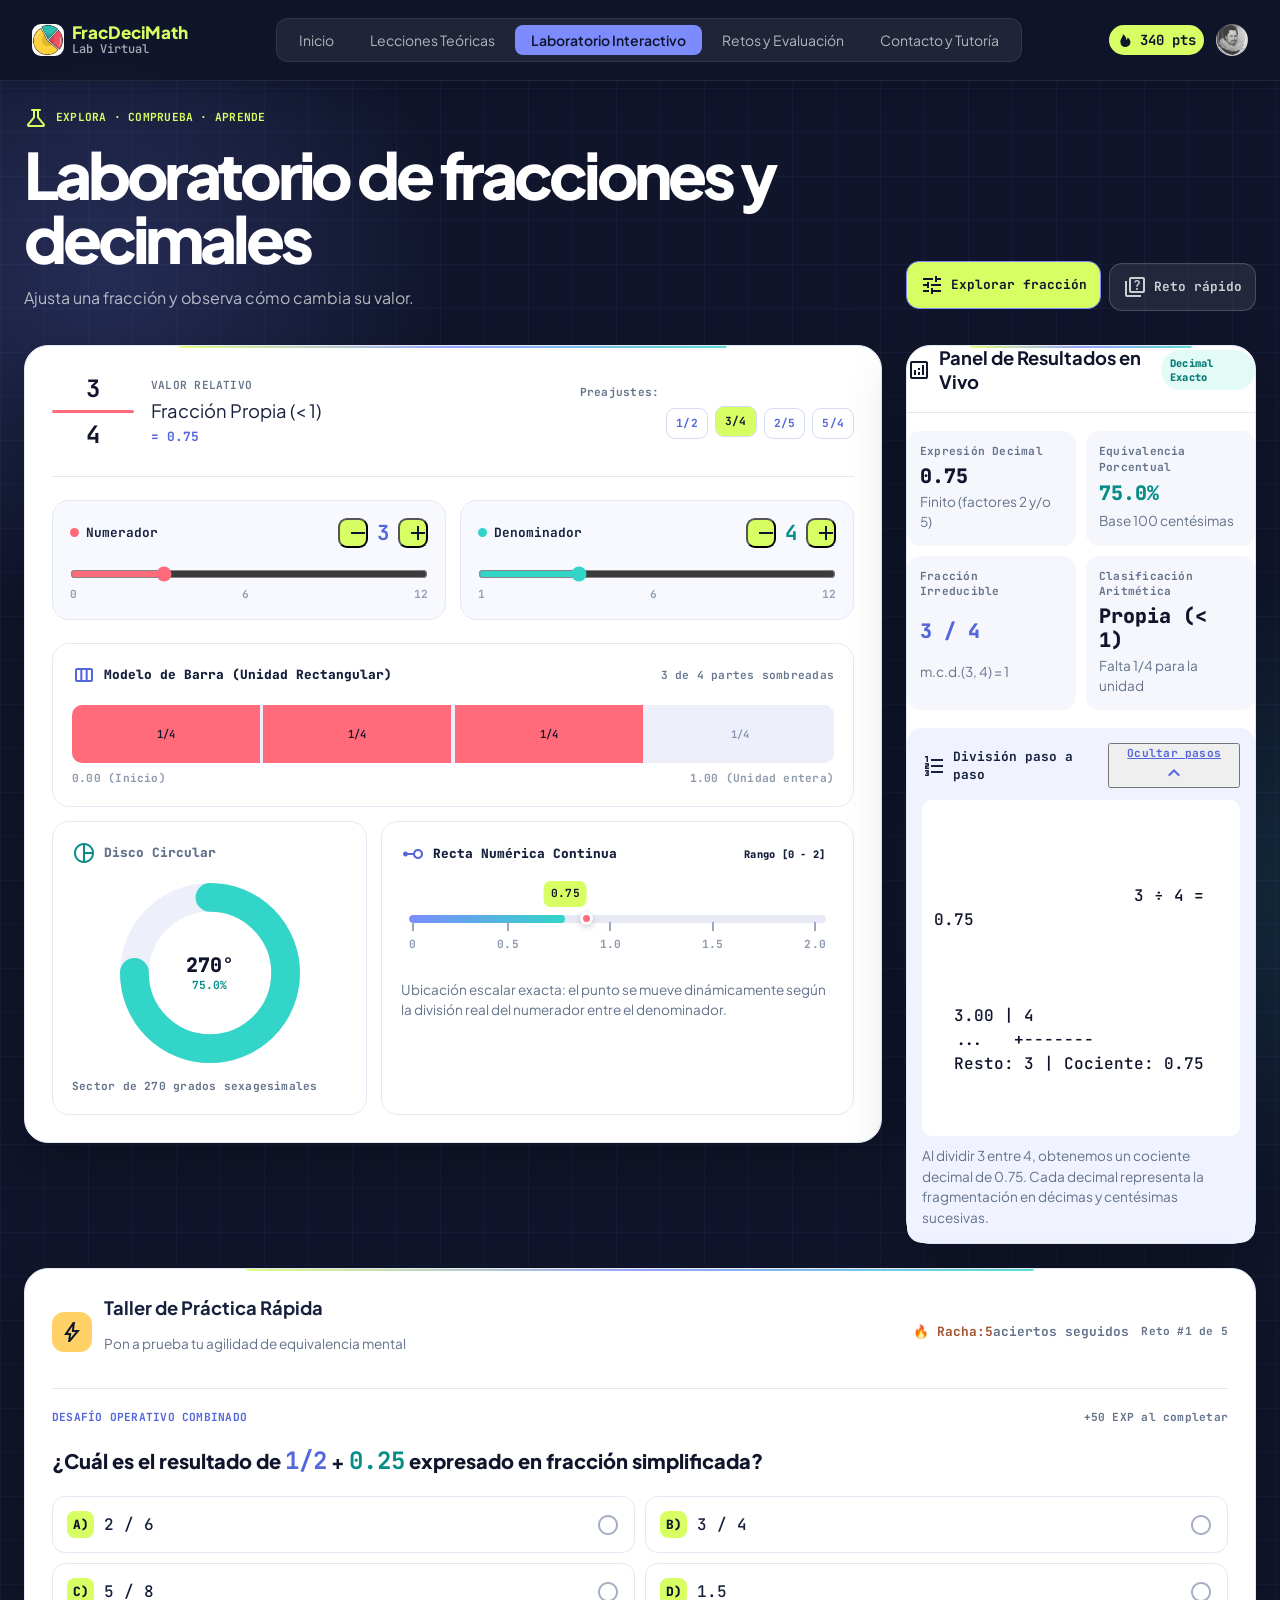
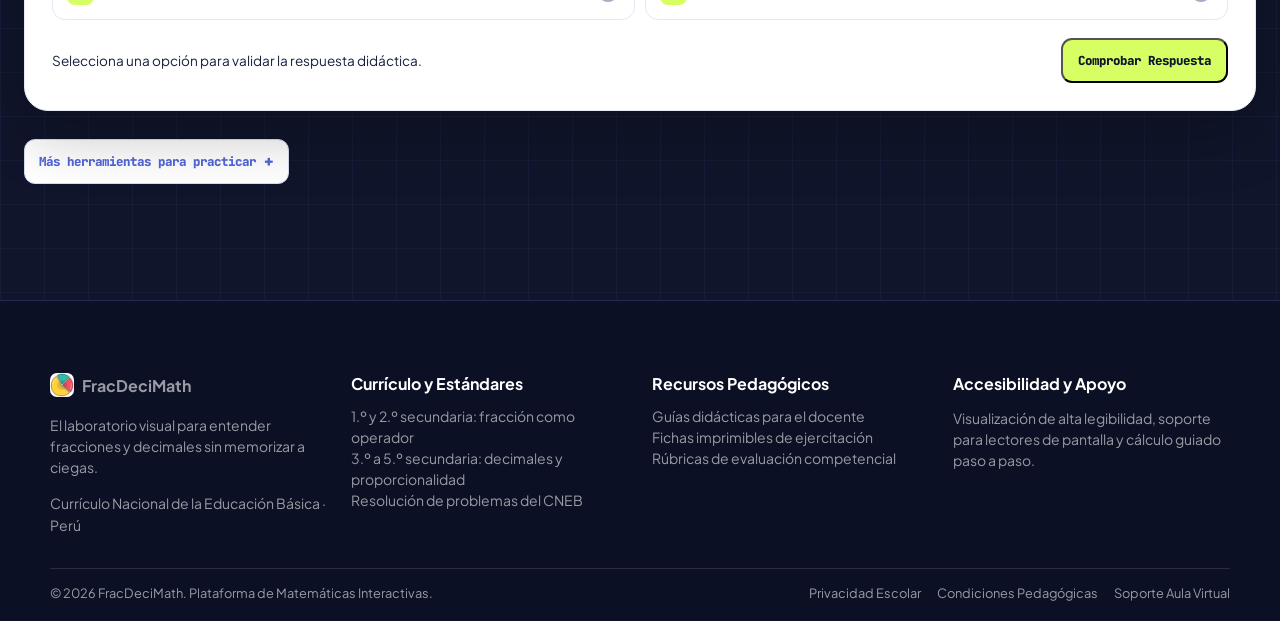
<file: laboratorio-interactivo.html>
<!doctype html>
<html lang="es">
  <head>
    <meta charset="utf-8" />
    <meta name="viewport" content="width=device-width, initial-scale=1.0" />
    <title>
      FracDeciMath · Laboratorio Interactivo de Fracciones y Decimales
    </title>
    <link rel="preconnect" href="https://fonts.googleapis.com" />
    <link rel="preconnect" href="https://fonts.gstatic.com" crossorigin />
    <link
      href="https://fonts.googleapis.com/css2?family=JetBrains+Mono:wght@400;500;600;700&family=Plus+Jakarta+Sans:wght@400;500;600;700;800&display=swap"
      rel="stylesheet"
    />
    <link
      href="https://fonts.googleapis.com/css2?family=Material+Symbols+Outlined:opsz,wght,FILL,GRAD@20..48,100..700,0..1,-50..200&display=swap"
      rel="stylesheet"
    />
    <link rel="stylesheet" href="css/laboratorio-interactivo.css" />
      <link rel="stylesheet" href="css/header.css">
    <link rel="stylesheet" href="css/layouts.css">
    <link rel="stylesheet" href="css/base.css">
</head>
  <body data-page="laboratorio-interactivo">
    <div data-layout="header"></div>

    <main class="main">
      <div class="container">
        <!-- Encabezado y selector de modo -->
        <div class="page-head">
          <div>
            <div class="eyebrow lbl-sm upper">
              <span class="material-symbols-outlined">science</span>
              <span>Explora · Comprueba · Aprende</span>
            </div>
            <h1 class="page-title h-lg">
              Laboratorio de fracciones y decimales
            </h1>
            <p class="page-lead">
              Ajusta una fracción y observa cómo cambia su valor.
            </p>
          </div>
          <div class="modes" id="modeSelector">
            <button
              class="mode lbl-md is-active"
              id="btn-mode-simulador"
              onclick="setMode('simulador')"
              type="button"
            >
              <span class="material-symbols-outlined ms-16">tune</span
              ><span>Explorar fracción</span>
            </button>
            <button
              class="mode lbl-md"
              id="btn-mode-practica"
              onclick="setMode('practica')"
              type="button"
            >
              <span class="material-symbols-outlined ms-16">quiz</span
              ><span>Reto rápido</span>
            </button>
          </div>
        </div>

        <div class="layout">
          <!-- Columna izquierda: controles y visualizadores -->
          <div class="card card--main">
            <div class="soft fraction-head">
              <div class="fraction-head__left">
                <div class="fraction-box">
                  <span class="fraction-box__num math-d" id="mathNumerator"
                    >3</span
                  >
                  <div class="fraction-box__bar"></div>
                  <span class="fraction-box__den math-d" id="mathDenominator"
                    >4</span
                  >
                </div>
                <div class="fraction-meta">
                  <span class="lbl-sm c-outline upper fw-6"
                    >Valor Relativo</span
                  >
                  <span class="h-sm c-surface" id="labelFractionState"
                    >Fracción Propia (&lt; 1)</span
                  >
                  <span class="lbl-md c-primary fw-7" id="labelQuickDec"
                    >= 0.75</span
                  >
                </div>
              </div>
              <div class="presets">
                <span class="presets__label lbl-sm">Preajustes:</span>
                <button class="preset lbl-sm" onclick="setFraction(1, 2)">
                  1/2
                </button>
                <button
                  class="preset lbl-sm is-active"
                  onclick="setFraction(3, 4)"
                >
                  3/4
                </button>
                <button class="preset lbl-sm" onclick="setFraction(2, 5)">
                  2/5
                </button>
                <button class="preset lbl-sm" onclick="setFraction(5, 4)">
                  5/4
                </button>
              </div>
            </div>

            <div class="steppers">
              <div class="soft stepper">
                <div class="stepper__top">
                  <label class="stepper__label lbl-md" for="sliderNum"
                    ><span class="dot dot--p"></span
                    ><span>Numerador</span></label
                  >
                  <div class="stepper__ctrl">
                    <button
                      class="icon-btn"
                      aria-label="Disminuir numerador"
                      onclick="adjustValue('num', -1)"
                      type="button"
                    >
                      <span class="material-symbols-outlined">remove</span>
                    </button>
                    <span
                      class="stepper__value math-d c-primary"
                      id="numDisplayBox"
                      >3</span
                    >
                    <button
                      class="icon-btn"
                      aria-label="Aumentar numerador"
                      onclick="adjustValue('num', 1)"
                      type="button"
                    >
                      <span class="material-symbols-outlined">add</span>
                    </button>
                  </div>
                </div>
                <input
                  class="range range--p"
                  id="sliderNum"
                  type="range"
                  min="0"
                  max="12"
                  value="3"
                  oninput="onSliderChange()"
                />
                <div class="range-scale lbl-sm">
                  <span>0</span><span>6</span><span>12</span>
                </div>
              </div>

              <div class="soft stepper">
                <div class="stepper__top">
                  <label class="stepper__label lbl-md" for="sliderDen"
                    ><span class="dot dot--s"></span
                    ><span>Denominador</span></label
                  >
                  <div class="stepper__ctrl">
                    <button
                      class="icon-btn"
                      aria-label="Disminuir denominador"
                      onclick="adjustValue('den', -1)"
                      type="button"
                    >
                      <span class="material-symbols-outlined">remove</span>
                    </button>
                    <span
                      class="stepper__value math-d c-secondary"
                      id="denDisplayBox"
                      >4</span
                    >
                    <button
                      class="icon-btn"
                      aria-label="Aumentar denominador"
                      onclick="adjustValue('den', 1)"
                      type="button"
                    >
                      <span class="material-symbols-outlined">add</span>
                    </button>
                  </div>
                </div>
                <input
                  class="range range--s"
                  id="sliderDen"
                  type="range"
                  min="1"
                  max="12"
                  value="4"
                  oninput="onSliderChange()"
                />
                <div class="range-scale lbl-sm">
                  <span>1</span><span>6</span><span>12</span>
                </div>
              </div>
            </div>

            <div class="viz">
              <!-- Modelo de barra -->
              <div class="viz-card">
                <div class="viz-card__head">
                  <span class="viz-card__title lbl-md"
                    ><span class="material-symbols-outlined c-primary"
                      >view_column</span
                    ><span>Modelo de Barra (Unidad Rectangular)</span></span
                  >
                  <span class="lbl-sm c-muted fw-6" id="barInfo"
                    >3 de 4 partes sombreadas</span
                  >
                </div>
                <div class="bar" id="barContainer"></div>
                <div class="bar__scale lbl-sm">
                  <span>0.00 (Inicio)</span
                  ><span id="barUnitEndLabel">1.00 (Unidad entera)</span>
                </div>
              </div>

              <div class="viz-row">
                <!-- Disco circular -->
                <div class="viz-card viz-card--disc">
                  <span class="viz-card__title lbl-md"
                    ><span class="material-symbols-outlined c-secondary"
                      >pie_chart</span
                    ><span>Disco Circular</span></span
                  >
                  <div class="disc">
                    <svg class="disc__svg" viewBox="0 0 100 100">
                      <circle
                        class="disc__track"
                        cx="50"
                        cy="50"
                        r="42"
                        fill="transparent"
                        stroke="currentColor"
                        stroke-width="16"
                      ></circle>
                      <circle
                        class="disc__arc"
                        id="discArc"
                        cx="50"
                        cy="50"
                        r="42"
                        fill="transparent"
                        stroke="currentColor"
                        stroke-width="16"
                        stroke-linecap="round"
                        stroke-dasharray="263.89"
                        stroke-dashoffset="65.97"
                      ></circle>
                    </svg>
                    <div class="disc__center">
                      <span class="disc__angle" id="discAngle">270°</span>
                      <span class="disc__percent lbl-sm" id="discPercent"
                        >75.0%</span
                      >
                    </div>
                  </div>
                  <span class="lbl-sm c-outline" id="discSectorLabel"
                    >Sector de 270 grados sexagesimales</span
                  >
                </div>

                <!-- Recta numérica -->
                <div class="viz-card viz-card--line">
                  <div class="viz-card__head">
                    <span class="viz-card__title lbl-md"
                      ><span class="material-symbols-outlined c-primary"
                        >linear_scale</span
                      ><span>Recta Numérica Continua</span></span
                    >
                    <span class="tag lbl-sm" id="lineRangeTag"
                      >Rango [0 - 2]</span
                    >
                  </div>
                  <div class="line">
                    <div class="line__track">
                      <div class="line__progress" id="numberLineProgress"></div>
                    </div>
                    <div class="line__ticks lbl-sm">
                      <div class="tick">
                        <span class="tick__mark"></span><span>0</span>
                      </div>
                      <div class="tick">
                        <span class="tick__mark"></span><span>0.5</span>
                      </div>
                      <div class="tick tick--major">
                        <span class="tick__mark"></span
                        ><span class="tick__text">1.0</span>
                      </div>
                      <div class="tick">
                        <span class="tick__mark"></span><span>1.5</span>
                      </div>
                      <div class="tick tick--major">
                        <span class="tick__mark"></span
                        ><span class="tick__text">2.0</span>
                      </div>
                    </div>
                    <div class="line__pin" id="numberLinePin">
                      <div class="line__pin-label lbl-sm">
                        <span id="pinText">0.75</span>
                      </div>
                      <div class="line__pin-dot"></div>
                    </div>
                  </div>
                  <p class="note body-sm">
                    Ubicación escalar exacta: el punto se mueve dinámicamente
                    según la división real del numerador entre el denominador.
                  </p>
                </div>
              </div>
            </div>
          </div>

          <!-- Columna derecha: resultados -->
          <div class="col-side">
            <div class="card card--results">
              <div class="card__head">
                <h2 class="card__title h-sm">
                  <span class="material-symbols-outlined">analytics</span
                  ><span>Panel de Resultados en Vivo</span>
                </h2>
                <span class="badge badge--exact lbl-sm" id="badgeDecType"
                  >Decimal Exacto</span
                >
              </div>

              <div class="kpis">
                <div class="kpi">
                  <span class="lbl-sm c-outline">Expresión Decimal</span>
                  <span class="kpi__value math-d c-primary" id="kpiDecimal"
                    >0.75</span
                  >
                  <span class="body-sm c-muted" id="kpiPeriodicity"
                    >Finito (factores 2 y/o 5)</span
                  >
                </div>
                <div class="kpi">
                  <span class="lbl-sm c-outline">Equivalencia Porcentual</span>
                  <span class="kpi__value math-d c-secondary" id="kpiPercentage"
                    >75.0%</span
                  >
                  <span class="body-sm c-muted">Base 100 centésimas</span>
                </div>
                <div class="kpi">
                  <span class="lbl-sm c-outline">Fracción Irreducible</span>
                  <span class="kpi__value math-d c-surface" id="kpiReduced"
                    >3 / 4</span
                  >
                  <span class="body-sm c-muted" id="kpiMcd"
                    >m.c.d.(3, 4) = 1</span
                  >
                </div>
                <div class="kpi">
                  <span class="lbl-sm c-outline">Clasificación Aritmética</span>
                  <span class="kpi__value lbl-lg c-surface fw-6" id="kpiType"
                    >Propia (&lt; 1)</span
                  >
                  <span class="body-sm c-muted" id="kpiComplement"
                    >Falta 1/4 para la unidad</span
                  >
                </div>
              </div>

              <div class="soft galera">
                <div class="galera__head">
                  <span class="galera__title lbl-md"
                    ><span class="material-symbols-outlined"
                      >format_list_numbered</span
                    ><span>División paso a paso</span></span
                  >
                  <button
                    class="link-btn lbl-sm"
                    onclick="toggleStepDetails()"
                    type="button"
                  >
                    <span id="toggleText">Ocultar pasos</span>
                    <span class="material-symbols-outlined" id="toggleIcon"
                      >expand_less</span
                    >
                  </button>
                </div>
                <div class="galera__box math-i">
                  <div class="galera__op">
                    <span id="stepOperation">3 ÷ 4 = 0.75</span>
                  </div>
                  <div class="galera__pre" id="galeraVisualization"></div>
                </div>
                <div class="galera__explain body-sm" id="stepExplanation"></div>
              </div>
            </div>

          </div>
        </div>

        <!-- Taller de práctica rápida -->
        <section class="card card--main" id="practiceSection">
          <div class="quiz-head">
            <div class="quiz-head__left">
              <div class="quiz-head__icon">
                <span class="material-symbols-outlined ms-20">bolt</span>
              </div>
              <div>
                <h2 class="h-sm c-surface">Taller de Práctica Rápida</h2>
                <p class="body-sm c-muted">
                  Pon a prueba tu agilidad de equivalencia mental
                </p>
              </div>
            </div>
            <div class="quiz-head__right">
              <div class="streak lbl-md">
                <span>🔥 Racha:</span><span id="quizStreak">5</span
                ><span class="streak__sub">aciertos seguidos</span>
              </div>
              <div class="counter lbl-sm">
                Reto #<span id="quizIndex">1</span> de 5
              </div>
            </div>
          </div>

          <div class="quiz">
            <div class="quiz__top">
              <span class="quiz__kind lbl-sm upper"
                >Desafío Operativo Combinado</span
              >
              <span class="lbl-sm c-outline">+50 EXP al completar</span>
            </div>

            <h3 class="quiz__question h-md" id="quizQuestion">
              ¿Cuál es el resultado de
              <span class="math-d c-primary">1/2</span> +
              <span class="math-d c-secondary">0.25</span> expresado en fracción
              simplificada?
            </h3>

            <div class="options" id="optionsContainer">
              <button
                class="option"
                id="opt-A"
                onclick="selectOption('A')"
                type="button"
              >
                <span class="option__letter lbl-md">A)</span
                ><span class="option__text math-i">2 / 6</span
                ><span class="option__icon material-symbols-outlined"
                  >radio_button_unchecked</span
                >
              </button>
              <button
                class="option"
                id="opt-B"
                onclick="selectOption('B')"
                type="button"
              >
                <span class="option__letter lbl-md">B)</span
                ><span class="option__text math-i">3 / 4</span
                ><span class="option__icon material-symbols-outlined"
                  >radio_button_unchecked</span
                >
              </button>
              <button
                class="option"
                id="opt-C"
                onclick="selectOption('C')"
                type="button"
              >
                <span class="option__letter lbl-md">C)</span
                ><span class="option__text math-i">5 / 8</span
                ><span class="option__icon material-symbols-outlined"
                  >radio_button_unchecked</span
                >
              </button>
              <button
                class="option"
                id="opt-D"
                onclick="selectOption('D')"
                type="button"
              >
                <span class="option__letter lbl-md">D)</span
                ><span class="option__text math-i">1.5</span
                ><span class="option__icon material-symbols-outlined"
                  >radio_button_unchecked</span
                >
              </button>
            </div>

            <div class="actions">
              <div class="actions__feedback body-sm" id="feedbackPlaceholder">
                Selecciona una opción para validar la respuesta didáctica.
              </div>
              <div class="actions__buttons">
                <button
                  class="btn btn--primary lbl-md"
                  id="btnCheckAnswer"
                  onclick="checkAnswer()"
                  type="button"
                >
                  Comprobar Respuesta
                </button>
                <button
                  class="btn btn--ghost lbl-md hidden"
                  id="btnNextQuiz"
                  onclick="nextQuiz()"
                  type="button"
                >
                  <span>Siguiente Reto</span
                  ><span class="material-symbols-outlined">arrow_forward</span>
                </button>
              </div>
            </div>

            <div class="feedback hidden" id="feedbackCard">
              <div class="feedback__icon" id="feedbackIconBox">
                <span class="material-symbols-outlined" id="feedbackIcon"
                  >check</span
                >
              </div>
              <div class="feedback__body">
                <span class="lbl-lg fw-7" id="feedbackTitle"
                  >¡Respuesta Exacta!</span
                >
                <p class="feedback__text body-sm" id="feedbackText"></p>
              </div>
            </div>
          </div>
        </section>

        <details class="tools-wrap">
          <summary>Más herramientas para practicar</summary>
          <div>
            <h2 class="h-sm c-surface">Banco de Herramientas Matemáticas</h2>
            <p class="body-sm c-muted">
              Calculadoras auxiliares especializadas para resolución de
              problemas
            </p>
          </div>
          <div class="tools">
            <div class="card tool">
              <div class="tool__main">
                <div class="tool__icon c-primary">
                  <span class="material-symbols-outlined">function</span>
                </div>
                <h3 class="h-sm c-surface">Calculadora de Generatriz</h3>
                <p class="body-sm c-muted">
                  Convierte números decimales periódicos puros o mixtos a su
                  fracción irreductible automáticamente.
                </p>
                <div class="tool__form">
                  <input
                    class="tool__input"
                    id="genInput"
                    type="text"
                    placeholder="Ej. 0.333... ó 2.15"
                    value="1.333..."
                  />
                  <button
                    class="tool__btn tool__btn--p lbl-sm"
                    onclick="calculateGeneratriz()"
                    type="button"
                  >
                    Hallar
                  </button>
                </div>
                <div class="tool__result lbl-sm c-primary" id="genResult">
                  Resultado: 4/3
                </div>
              </div>
              <div class="tool__foot lbl-sm">
                <span class="material-symbols-outlined">verified_user</span
                ><span>Aplica método de potencias de 10</span>
              </div>
            </div>

            <div class="card tool">
              <div class="tool__main">
                <div class="tool__icon c-secondary">
                  <span class="material-symbols-outlined">content_cut</span>
                </div>
                <h3 class="h-sm c-surface">Simplificador al Instante</h3>
                <p class="body-sm c-muted">
                  Calcula el Máximo Común Divisor (M.C.D.) y descompone en
                  factores primos paso a paso.
                </p>
                <div class="tool__form">
                  <input
                    class="tool__input tool__input--sm"
                    id="simpNum"
                    type="number"
                    value="48"
                  />
                  <span class="tool__sep">/</span>
                  <input
                    class="tool__input tool__input--sm"
                    id="simpDen"
                    type="number"
                    value="64"
                  />
                  <button
                    class="tool__btn tool__btn--s lbl-sm"
                    onclick="simplifyFractionTool()"
                    type="button"
                  >
                    Reducir
                  </button>
                </div>
                <div class="tool__result lbl-sm c-secondary" id="simpResult">
                  Irreducible: 3/4 (mcd: 16)
                </div>
              </div>
              <div class="tool__foot lbl-sm">
                <span class="material-symbols-outlined">calculate</span
                ><span>Algoritmo euclidiano directo</span>
              </div>
            </div>

            <div class="card tool">
              <div class="tool__main">
                <div class="tool__icon c-primary">
                  <span class="material-symbols-outlined">compare_arrows</span>
                </div>
                <h3 class="h-sm c-surface">Comparador (&lt;, =, &gt;)</h3>
                <p class="body-sm c-muted">
                  Determina cuál fracción es mayor utilizando productos cruzados
                  de denominador.
                </p>
                <div class="tool__form tool__form--between">
                  <input
                    class="tool__input tool__input--cmp"
                    id="compF1"
                    type="text"
                    value="3/5"
                  />
                  <span class="tool__symbol" id="compSymbol">&lt;</span>
                  <input
                    class="tool__input tool__input--cmp"
                    id="compF2"
                    type="text"
                    value="2/3"
                  />
                  <button
                    class="tool__btn tool__btn--p lbl-sm"
                    onclick="compareFractionsTool()"
                    type="button"
                  >
                    Test
                  </button>
                </div>
                <div class="tool__result lbl-sm c-primary" id="compResult">
                  3/5 (0.6) &lt; 2/3 (0.66...)
                </div>
              </div>
              <div class="tool__foot lbl-sm">
                <span class="material-symbols-outlined">balance</span
                ><span>Comprobación con producto en aspas</span>
              </div>
            </div>
          </div>
        </details>
      </div>
    </main>

    <div data-layout="footer"></div>

        <script src="js/laboratorio-interactivo.js"></script>
      <script src="js/layout.js"></script>
</body>
</html>
</file>
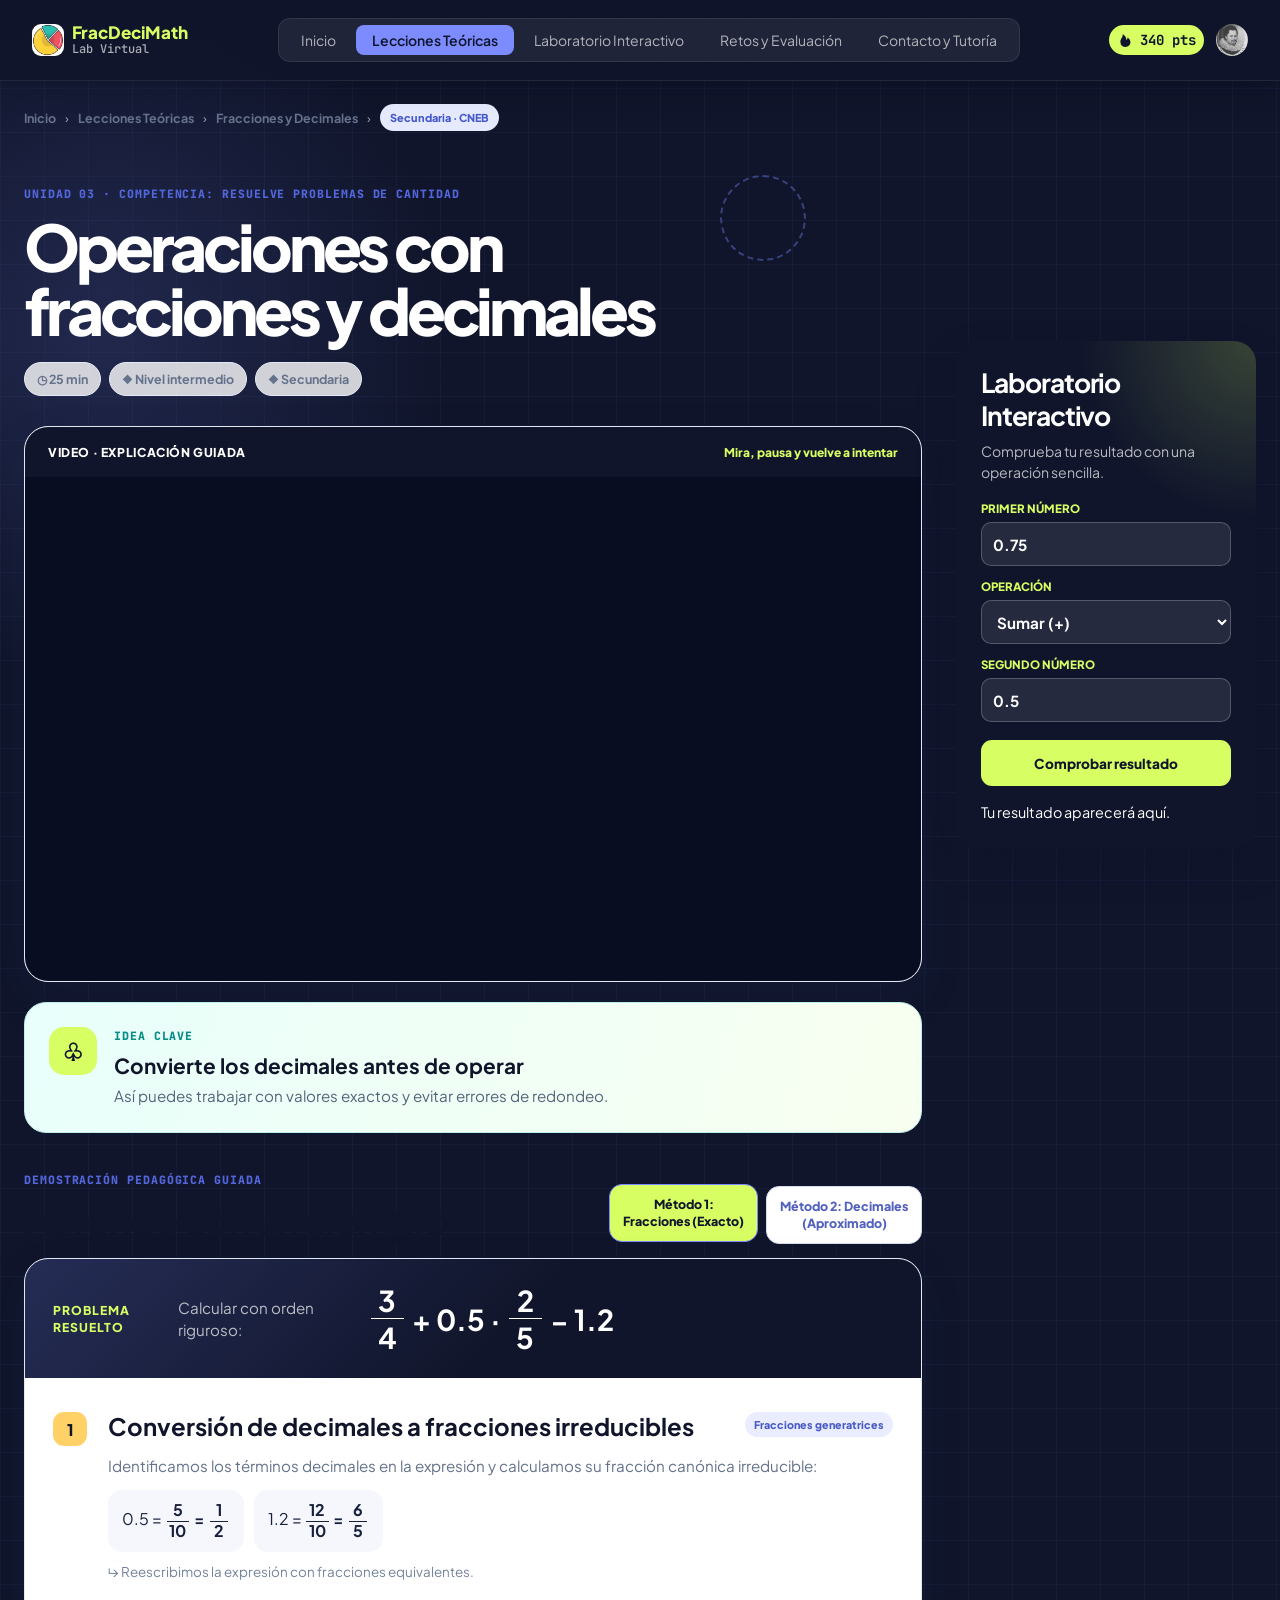
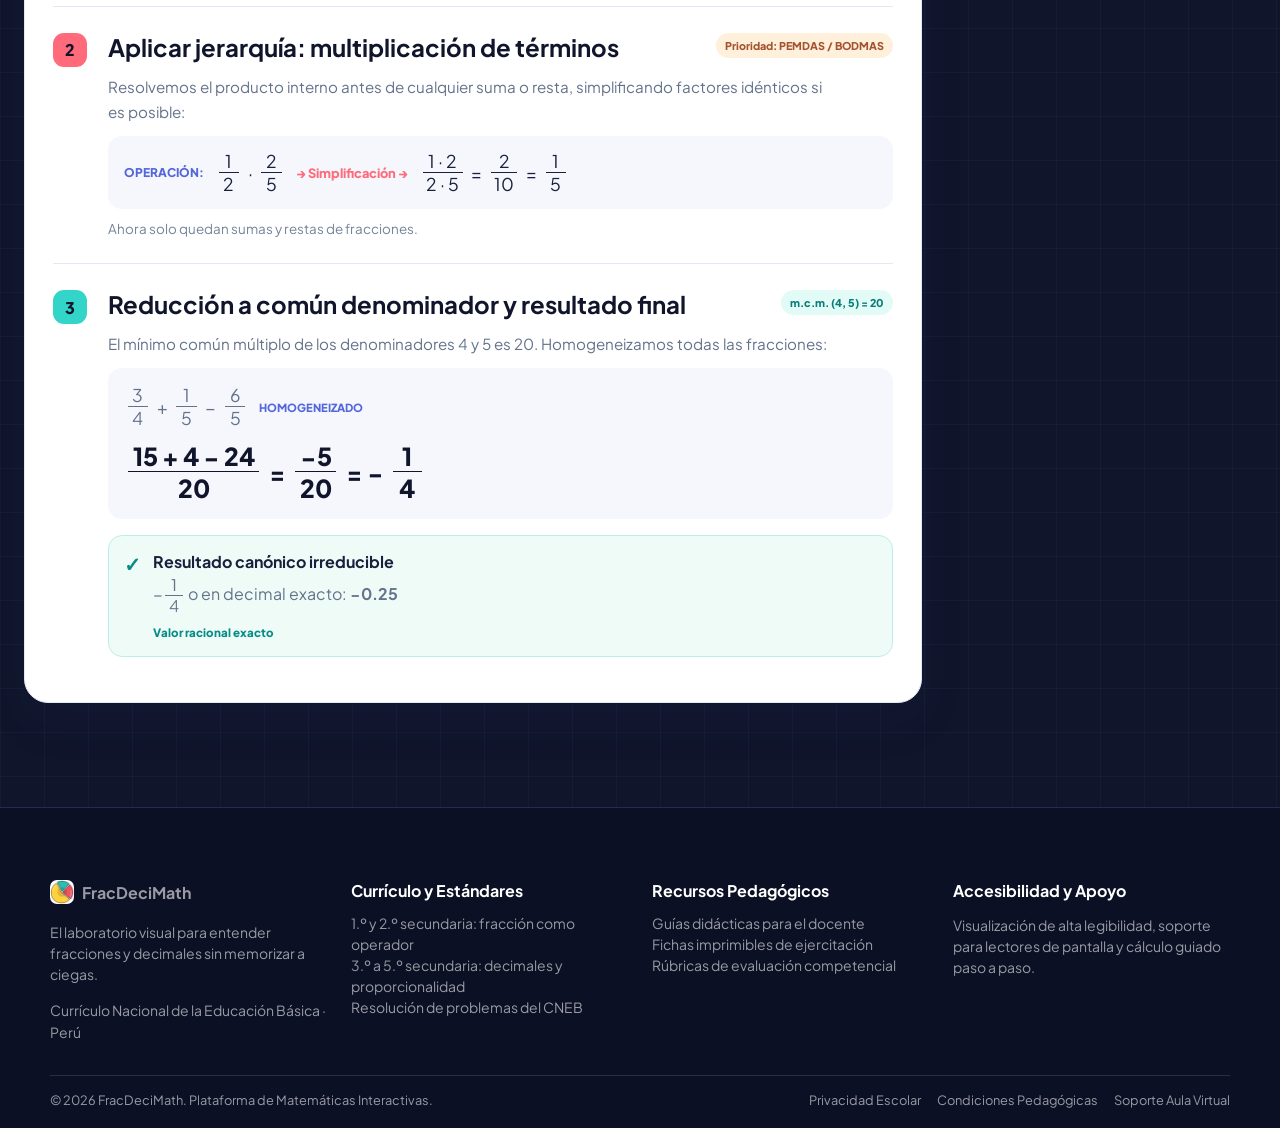
<file: lecciones-teoricas.html>
<!DOCTYPE html>
<html lang="es">
<head>
    <meta charset="UTF-8">
    <meta name="viewport" content="width=device-width, initial-scale=1.0">
    <link rel="preconnect" href="https://fonts.googleapis.com">
    <link rel="preconnect" href="https://fonts.gstatic.com" crossorigin>
    <link href="https://fonts.googleapis.com/css2?family=JetBrains+Mono:wght@400;500;600;700&family=Plus+Jakarta+Sans:wght@400;500;600;700;800&display=swap" rel="stylesheet">
    <title>Lecciones Teóricas | FracDeciMath</title>
    <link rel="stylesheet" href="css/leccion.css">
    <link rel="stylesheet" href="css/header.css">
    <link rel="stylesheet" href="css/layouts.css">
    <link rel="stylesheet" href="css/base.css">
</head>
<body data-page="leccion-operaciones">
    <!-- ENCABEZADO PRINCIPAL -->
<div data-layout="header"></div>

<!-- RUTA DE NAVEGACIÓN -->
<div class="ruta">
    <a href="inicio.html">Inicio</a>
    <span>›</span>
    <a href="lecciones-teoricas.html" aria-current="page">Lecciones Teóricas</a>
    <span>›</span>
    <a href="#resolucion">Fracciones y Decimales</a>
    <span>›</span>
    <span class="etiqueta">Secundaria · CNEB</span>
</div>
 <main class="pagina">

        <!-- CONTENIDO PRINCIPAL -->
        <section class="contenido">

            <!-- TITULO -->
            <header class="titulo-leccion">
                <div class="subtitulo">UNIDAD 03 · COMPETENCIA: RESUELVE PROBLEMAS DE CANTIDAD</div>

                <h1>
                    Operaciones con fracciones y decimales
                </h1>
                 <div class="datos-leccion">
                    <span>◷ 25 min</span>
                    <span>◆ Nivel intermedio</span>
                    <span>◆ Secundaria</span>
                </div>
            </header>

            <!-- VIDEO -->
            <section class="video-seccion" id="video">
                <div class="seccion-cabecera">
                    <span>VIDEO · EXPLICACIÓN GUIADA</span>
                    <span class="etiqueta-clara">Mira, pausa y vuelve a intentar</span>
                </div>

                <div class="video">
                    <iframe
                        src="https://www.youtube-nocookie.com/embed/ABvlDnmc8iw"
                        title="Clase magistral de fracciones y decimales"
                        loading="lazy"
                        referrerpolicy="strict-origin-when-cross-origin"
                        allow="accelerometer; autoplay; clipboard-write; encrypted-media; gyroscope; picture-in-picture; web-share"
                        allowfullscreen>
                    </iframe>
                </div>

            </section>
            <section class="regla" id="regla">
                <div class="escudo">♧</div>

                <div>
                    <div class="regla-etiqueta">
                        IDEA CLAVE
                    </div>

                    <h3>Convierte los decimales antes de operar</h3>

                    <p>
                        Así puedes trabajar con valores exactos y evitar errores de redondeo.
                    </p>
                </div>
            </section>

            <!-- RESOLUCIÓN GUIADA -->
            <section class="resolucion" id="resolucion">
                <div class="resolucion-titulo">
                    <span>DEMOSTRACIÓN PEDAGÓGICA GUIADA</span>
                    <h2>Aprende con un ejemplo</h2>
                </div>

                <div class="metodos">
                    <button class="metodo activo" onclick="cambiarMetodo(1)">
                        Método 1:<br>Fracciones (Exacto)
                    </button>

                    <button class="metodo" onclick="cambiarMetodo(2)">
                        Método 2: Decimales<br>(Aproximado)
                    </button>
                </div>
            </section>

 <section class="workspace">
    <section>
      <header class="top-header">
        <div class="problem-label">Problema<br>resuelto</div>
        <p class="header-copy" id="metodo-titulo">Calcular con orden riguroso:</p>
        <div class="equation" id="formula">
          <span class="fraction"><span>3</span><span>4</span></span>
          + 0.5 ·
          <span class="fraction"><span>2</span><span>5</span></span>
          − 1.2
        </div>
      </header>

      <div class="steps">
        <article class="step">
          <span class="step-number">1</span>
          <div class="step-content">
            <div class="step-heading">
              <h2>Conversión de decimales a fracciones irreducibles</h2>
              <span class="tag blue-tag">Fracciones generatrices</span>
            </div>
            <p>Identificamos los términos decimales en la expresión y calculamos su fracción canónica irreducible:</p>
            <div class="examples">
              <div class="example">0.5 = <strong><span class="fraction"><span>5</span><span>10</span></span> = <span class="fraction"><span>1</span><span>2</span></span></strong></div>
              <div class="example">1.2 = <strong><span class="fraction"><span>12</span><span>10</span></span> = <span class="fraction"><span>6</span><span>5</span></span></strong></div>
            </div>
            <div class="note">↳ Reescribimos la expresión con fracciones equivalentes.</div>
          </div>
        </article>

        <article class="step">
          <span class="step-number">2</span>
          <div class="step-content">
            <div class="step-heading">
              <h2>Aplicar jerarquía: multiplicación de términos</h2>
              <span class="tag orange-tag">Prioridad: PEMDAS / BODMAS</span>
            </div>
            <p>Resolvemos el producto interno antes de cualquier suma o resta, simplificando factores idénticos si es posible:</p>
            <div class="operation">
              <span class="operation-label">Operación:</span>
              <div class="math-line"><span class="fraction"><span>1</span><span>2</span></span> · <span class="fraction"><span>2</span><span>5</span></span></div>
              <span class="arrow">→ Simplificación →</span>
              <div class="math-line">
                <span class="fraction"><span>1 · 2</span><span>2 · 5</span></span>
                =
                <span class="fraction"><span>2</span><span>10</span></span>
                =
                <span class="fraction"><span>1</span><span>5</span></span>
              </div>
            </div>
            <div class="note">Ahora solo quedan sumas y restas de fracciones.</div>
          </div>
        </article>

        <article class="step">
          <span class="step-number">3</span>
          <div class="step-content">
            <div class="step-heading">
              <h2>Reducción a común denominador y resultado final</h2>
              <span class="tag purple-tag">m.c.m. (4, 5) = 20</span>
            </div>
            <p>El mínimo común múltiplo de los denominadores 4 y 5 es 20. Homogeneizamos todas las fracciones:</p>
            <div class="calculation">
              <div class="small-equation">
                <span class="fraction"><span>3</span><span>4</span></span> +
                <span class="fraction"><span>1</span><span>5</span></span> −
                <span class="fraction"><span>6</span><span>5</span></span>
                <span>Homogeneizado</span>
              </div>
              <div class="final-equation">
                <span class="fraction"><span>15 + 4 − 24</span><span>20</span></span>
                =
                <span class="fraction"><span>−5</span><span>20</span></span>
                = −<span class="fraction"><span>1</span><span>4</span></span>
              </div>
            </div>
            <div class="result">
              <div class="result-icon">✓</div>
              <div>
                <strong>Resultado canónico irreducible</strong>
                <p>−<span class="fraction"><span>1</span><span>4</span></span> o en decimal exacto: <b>−0.25</b></p>
                <span class="result-pill">Valor racional exacto</span>
              </div>
            </div>
          </div>
        </article>
      </div>
    </section>

  </section>
        </section>

        <aside class="practica-lateral">
          <section class="laboratorio" id="laboratorio">
        <h2>Laboratorio Interactivo</h2>
        <p>Comprueba tu resultado con una operación sencilla.</p>

        <div class="laboratorio-caja">
            <label for="numero-a">Primer número</label>
            <input type="number" id="numero-a" value="0.75" step="0.25">

            <label for="operacion">Operación</label>
            <select id="operacion">
                <option value="+">Sumar (+)</option>
                <option value="-">Restar (−)</option>
                <option value="*">Multiplicar (×)</option>
                <option value="/">Dividir (÷)</option>
            </select>

            <label for="numero-b">Segundo número</label>
            <input type="number" id="numero-b" value="0.5" step="0.25">

            <button onclick="calcular()">Comprobar resultado</button>

            <p class="resultado" id="resultado">
                Tu resultado aparecerá aquí.
            </p>
        </div>
          </section>
        </aside>
    </main>

    <div data-layout="footer"></div>

    <script src="js/leccion-operaciones.js"></script>

    <script src="js/layout.js"></script>
</body>
</html>
</file>
<file: css/inicio.css>
/* ===== VARIABLES ===== */
:root {
  --azul: #075cbb;
  --azul-oscuro: #03458f;
  --verde: #008e89;
  --naranja: #d97a00;
  --violeta: #5146f5;
  --rojo: #d92f3c;
  --texto: #263248;
  --texto-suave: #65718b;
  --gris: #eef1fc;
  --borde: #e1e6f3;
  --blanco: #ffffff;
  --primary: #0057b8;
  --primary-dark: #064b9b;
  --primary-soft: #e6f0fa;
  --secondary: #00a896;
  --secondary-soft: #e2f5f2;
  --purple: #7564c8;
  --text: #172235;
  --muted: #657286;
  --surface: #ffffff;
  --surface-soft: #f5f8fc;
  --surface-high: #eaf0f7;
  --border: #dce5ef;
  --shadow: 0 16px 45px rgba(23, 45, 75, 0.10);
  --radius-lg: 20px;
  --radius-md: 14px;
}

* {
  box-sizing: border-box;
}

html { scroll-behavior: smooth; }

body {
  margin: 0;
  color: var(--text);
  background: var(--surface);
}

.container {
  width: min(1180px, calc(100% - 48px));
  margin: 0 auto;
}

a {
  text-decoration: none;
  color: inherit;
}
ul {
  list-style: none;
}
button {
  cursor: pointer;
  font-family: inherit;
  border: none;
  background: none;
}
html {
  scroll-behavior: smooth;
}



/* ============================================================
   ENCABEZADO (reutiliza estilos de style.css si se cargan ambos)
   ============================================================ */
.encabezado {
  width: 100%;
  min-height: 90px;
  padding: 12px 28px;
  display: flex;
  align-items: center;
  gap: 20px;
  background: #fbfbff;
  border-bottom: 1px solid #e9eaf5;
  box-shadow: 0 3px 12px rgba(65, 65, 120, 0.04);
  flex-wrap: wrap;
}
.marca {
  display: flex;
  align-items: center;
  gap: 10px;
  flex-shrink: 0;
}
.logo {
  width: 41px;
  height: 41px;
  background: #f0f0fa;
  display: flex;
  justify-content: center;
  align-items: center;
  border: 1px solid #ededf8;
  color: var(--violeta);
  font-size: 25px;
}
.marca-texto h1 {
  font-size: 22px;
  font-weight: 600;
  color: var(--violeta);
  white-space: nowrap;
}
.marca-texto p {
  font-family: monospace;
  font-size: 13px;
  color: #45465a;
}

.nivel {
  display: flex;
  align-items: center;
  gap: 10px;
  padding: 9px 12px;
  border-radius: 45px;
  background: #e8edff;
  color: #494b64;
}
.icono-graduacion {
  font-size: 22px;
  color: var(--verde);
}
.nivel strong {
  display: block;
  font-size: 13px;
  font-weight: 600;
}
.nivel p {
  margin-top: 2px;
  font-family: monospace;
  font-size: 12px;
}

.buscador {
  width: 60px;
  height: 45px;
  border-radius: 15px;
  background: #f0f2ff;
  color: #777990;
  flex-shrink: 0;
}
.buscador span {
  font-size: 24px;
}
.buscador:hover {
  background: #e5e8ff;
}

.menu {
  flex: 1;
  display: flex;
  justify-content: space-around;
  align-items: center;
  gap: 5px;
  min-height: 48px;
  padding: 0 10px;
  background: #f0f2ff;
  border-radius: 19px;
  flex-wrap: wrap;
}
.menu a {
  color: #535468;
  font-size: 14px;
  white-space: nowrap;
  padding: 10px 9px;
  border-radius: 12px;
  transition: 0.25s;
}
.menu a:hover {
  color: var(--violeta);
  background: #e2e6ff;
}
.menu a.activo {
  color: #fff;
  background: var(--azul);
  font-weight: 600;
}

.puntos {
  display: flex;
  align-items: center;
  gap: 7px;
  padding: 9px 12px;
  border-radius: 35px;
  background: #ffdfbd;
  color: #333044;
  flex-shrink: 0;
}
.puntos strong {
  font-size: 15px;
}
.puntos div span {
  font-size: 13px;
  font-weight: 600;
}

.perfil {
  display: flex;
  align-items: center;
  gap: 10px;
  flex-shrink: 0;
}
.avatar {
  width: 38px;
  height: 38px;
  border-radius: 50%;
  background: linear-gradient(135deg, #d9e4ef, #7c91aa);
  display: flex;
  justify-content: center;
  align-items: center;
  color: white;
  font-size: 12px;
  font-weight: bold;
  border: 2px solid white;
}
.perfil-texto strong {
  display: block;
  font-size: 13px;
  color: #292c42;
  font-weight: 600;
}
.perfil-texto span {
  display: block;
  margin-top: 3px;
  color: #77778e;
  font-family: monospace;
  font-size: 11px;
}

/* ===== RUTA DE NAVEGACIÓN ===== */
.ruta {
  min-height: 55px;
  padding: 14px 28px;
  display: flex;
  align-items: center;
  flex-wrap: wrap;
  gap: 12px;
  background: #f9f9ff;
  border-bottom: 1px solid #eeeefa;
}
.ruta a {
  color: #5d5d72;
  font-size: 14px;
}
.ruta a:hover {
  color: var(--violeta);
}
.ruta > span:not(.etiqueta) {
  color: #9293a9;
  font-size: 20px;
}
.etiqueta {
  padding: 5px 12px;
  border-radius: 20px;
  background: #e2e7ff;
  color: var(--violeta);
  font-family: monospace;
  font-size: 12px;
}

/* ============================================================
   CONTENIDO PRINCIPAL
   ============================================================ */
.pagina-lecciones {
  width: min(100%, 1200px);
  margin: 0 auto;
  padding: 25px 20px 40px;
  display: flex;
  flex-direction: column;
  gap: 35px;
}

/* ===== ETIQUETAS BASE (agrupadas) ===== */
.etiqueta-seccion,
.etiqueta-paso,
.etiqueta-simulador,
.etiqueta-llamada span:last-child,
.etiqueta-portada span:last-child {
  font-family: "JetBrains Mono", monospace;
  font-size: 12px;
  font-weight: 700;
  letter-spacing: 0.02em;
  text-transform: uppercase;
}

/* ===== TEXTOS SECUNDARIOS (agrupados) ===== */
.descripcion-seccion,
.texto-modulo,
.texto-paso,
.descripcion-pie,
.texto-destacado,
.texto-llamada {
  font-size: 14px;
  color: var(--sobre-sup-var);
}

/* ===== PRINCIPAL ===== */
.principal {
  width: 100%;
  padding-top: 5rem;
  background: var(--sup);
  min-height: calc(100vh - 14rem);
}

  /* HERO */
.ambient {
  position: absolute;
  z-index: 0;
  width: 390px;
  height: 390px;
  border-radius: 50%;
  filter: blur(75px);
  opacity: .45;
  pointer-events: none;
}

.ambient-one {
  top: -190px;
  left: -150px;
  background: rgba(0, 87, 184, .16);
}

.ambient-two {
  top: 35%;
  right: -190px;
  background: rgba(0, 168, 150, .16);
}

.hero-grid {
  position: relative;
  z-index: 1;
  display: grid;
  grid-template-columns: minmax(0, 1.25fr) minmax(360px, .85fr);
  align-items: center;
  gap: 64px;
}

.hero-content { min-width: 0; }

.hero-content,
.visual-showcase {
  animation: hero-enter 0.7s ease both;
}

.visual-showcase {
  animation-delay: 0.12s;
}

.hero h1 {
  max-width: 720px;
  margin: 0;
  font-size: clamp(2.55rem, 4.4vw, 4.15rem);
  font-weight: 800;
  line-height: 1.12;
  letter-spacing: -.055em;
}

.highlight-primary { color: #4F46E5; }
.highlight-secondary { color: #00687A; }

.hero-description {
  max-width: 650px;
  margin: 24px 0 0;
  color: var(--muted);
  font-size: 1.08rem;
  line-height: 1.8;
}

.hero-actions {
  display: flex;
  flex-wrap: wrap;
  gap: 14px;
  margin-top: 30px;
}

.button {
  display: inline-flex;
  min-height: 52px;
  align-items: center;
  justify-content: center;
  gap: 11px;
  padding: 13px 20px;
  border: 1.5px solid transparent;
  border-radius: 11px;
  font-size: .93rem;
  font-weight: 700;
  text-decoration: none;
  transition: transform .2s ease, box-shadow .2s ease, background .2s ease;
}

.button:hover { transform: translateY(-2px); }
.button:active { transform: scale(.98); }

.button-primary {
  color: #fff;
  background: var(--primary);
  box-shadow: 0 8px 20px rgba(0, 87, 184, .20);
}

.button-primary:hover {
  background: var(--primary-dark);
  box-shadow: 0 12px 25px rgba(0, 87, 184, .25);
}

.button-outline {
  color: var(--primary);
  border-color: var(--primary);
  background: #fff;
}

.button-outline:hover { background: var(--primary-soft); }

.trust-items {
  display: flex;
  flex-wrap: wrap;
  gap: 18px;
  margin-top: 27px;
  color: var(--muted);
  font-size: .79rem;
}

.trust-items div {
  display: inline-flex;
  align-items: center;
  gap: 6px;
}

.trust-items .material-symbols-outlined {
  color: var(--secondary);
  font-size: 17px;
}

/* BARRA DE ESTADÍSTICAS */
.stats-section {
  padding: 30px 0;
  background: #fff;
  box-shadow: 0 -5px 20px rgba(23, 45, 75, .025);
}

.stats-grid {
  display: grid;
  grid-template-columns: repeat(4, minmax(0, 1fr));
  gap: 17px;
}

.stat-card {
  display: flex;
  min-width: 0;
  align-items: center;
  gap: 13px;
  padding: 17px;
  border: 1px solid rgba(23, 45, 75, .04);
  border-radius: 15px;
  background: #F9F9FF;
  transition: box-shadow .2s ease, transform .2s ease;
  box-shadow: 0 3px 8px rgba(23, 45, 75, .04);
}

.stat-card:hover {
  transform: translateY(-2px);
  box-shadow: 0 9px 22px rgba(23, 45, 75, .08);
}

.stat-icon {
  display: grid;
  width: 48px;
  height: 48px;
  flex: 0 0 48px;
  place-items: center;
  border-radius: 12px;
}

.stat-svg {
  display: grid;
  place-items: center;
}

.stat-svg svg {
  width: 25px;
  height: 25px;
}
.icon-blue { color: #4F46E5; background: #E2DFFF; }
.icon-teal { color: #00687A; background: #ACEDFF; }
.icon-purple { color:#885500
; background: #FFDDB8; }
.icon-neutral { color: #3525CD; background: #D8E3FB; }

.stat-card div:last-child {
  display: flex;
  min-width: 0;
  flex-direction: column;
  gap: 5px;
}

.stat-card strong {
  font-family: "Manrope", sans-serif;
  font-size: 1.18rem;
  font-weight: 800;
  line-height: 1.1;
}

.stat-card span:not(.stat-svg) {
  color: var(--muted);
  font-size: .73rem;
}

/* RESPONSIVE */
@media (max-width: 980px) {
  .hero-grid {
    grid-template-columns: 1fr;
    gap: 42px;
  }

  .hero-content { max-width: 760px; }
  .stats-grid { grid-template-columns: repeat(2, minmax(0, 1fr)); }
}

@media (max-width: 600px) {
  .container { width: min(100% - 32px, 520px); }
  .hero { padding: 55px 0 60px; }
  .hero h1 { font-size: clamp(2.25rem, 11vw, 3.2rem); }
  .hero-description { font-size: .98rem; }
  .hero-actions { align-items: stretch; flex-direction: column; }
  .button { width: 100%; }
  .trust-items { flex-direction: column; gap: 10px; }
  .stats-grid { grid-template-columns: 1fr; }
  .stat-card { padding: 15px; }
}

@media (prefers-reduced-motion: reduce) {
  *, *::before, *::after {
    scroll-behavior: auto !important;
    transition-duration: .01ms !important;
    animation-duration: .01ms !important;
    animation-iteration-count: 1 !important;
  }
}

/* ===== MÓDULOS ===== */
.seccion-lecciones,
.seccion-ruta,
.seccion-testimonio {
  display: flex;
  flex-direction: column;
  gap: 20px;
}
.cabecera-seccion {
  display: flex;
  flex-direction: column;
  gap: 10px;
}
.cabecera-seccion.centrada {
  text-align: center;
  align-items: center;
}
.cabecera-seccion h2 {
  font-size: clamp(20px, 3vw, 28px);
  color: #202c40;
}
.cabecera-seccion p {
  max-width: 640px;
  color: var(--texto-suave);
  font-size: 15px;
}
.etiqueta-seccion {
  display: inline-block;
  color: var(--verde);
  font-family: monospace;
  font-size: 12px;
  font-weight: 700;
  letter-spacing: 0.5px;
  text-transform: uppercase;
  margin-bottom: 6px;
}

.rejilla-modulos {
  display: grid;
  grid-template-columns: repeat(auto-fit, minmax(240px, 1fr));
  gap: 18px;
}
.tarjeta-modulo {
  display: flex;
  flex-direction: column;
  gap: 12px;
  padding: 20px;
  background: #fff;
  border: 1px solid var(--borde);
  border-radius: 12px;
  box-shadow: 0 3px 8px rgba(28, 50, 101, 0.04);
  transition: 0.2s;
}
.tarjeta-modulo:hover {
  box-shadow: 0 12px 20px rgba(28, 50, 101, 0.1);
  transform: translateY(-2px);
}
.nivel-modulo {
  display: inline-block;
  width: fit-content;
  padding: 4px 10px;
  border-radius: 5px;
  font-family: monospace;
  font-size: 11px;
  font-weight: 700;
}
.nivel-modulo.azul {
  background: #e0e8ff;
  color: #164e96;
}
.nivel-modulo.verde {
  background: #d9f5f2;
  color: #005953;
}
.nivel-modulo.naranja {
  background: #ffe6c7;
  color: #a85a00;
}
.nivel-modulo.violeta {
  background: #e5e1ff;
  color: #3525cd;
}

.icono-modulo {
  width: 44px;
  height: 44px;
  display: flex;
  align-items: center;
  justify-content: center;
  background: #eef3ff;
  border-radius: 10px;
  font-size: 22px;
  color: var(--azul);
}
.tarjeta-modulo h3 {
  font-size: 17px;
  color: #202c40;
  line-height: 1.3;
}
.tarjeta-modulo p {
  font-size: 13px;
  color: var(--texto-suave);
  line-height: 1.55;
}

.destacado-testimonio {
  padding: 18px 20px;
}

.titulo-destacado {
  color: #087c71;
  font-size: .78rem;
  font-weight: 800;
}

.texto-destacado {
  color: #3c5a5f;
  font-size: .8rem;
  line-height: 1.65;
}

.testimonio-resultados {
  display: flex;
  flex-wrap: wrap;
  gap: 22px;
  margin-top: 24px;
  padding-top: 20px;
  border-top: 1px solid #e6edf2;
}

.testimonio-resultados div {
  display: flex;
  flex-direction: column;
  gap: 3px;
}

.testimonio-resultados strong {
  color: #3156d3;
  font-size: 1.3rem;
  letter-spacing: -.05em;
}

.testimonio-resultados span {
  color: #60708a;
  font-size: .65rem;
  font-weight: 700;
}
.pie-modulo {
  margin-top: auto;
  padding-top: 14px;
  border-top: 1px solid var(--gris);
  display: flex;
  justify-content: space-between;
  align-items: center;
}
.pie-modulo span {
  font-family: monospace;
  font-size: 12px;
  color: #7b859c;
}
.pie-modulo a {
  font-family: monospace;
  font-size: 13px;
  font-weight: 700;
  color: var(--azul);
}
.pie-modulo a:hover {
  text-decoration: underline;
}

/* ===== RUTA DE APRENDIZAJE ===== */
.seccion-ruta {
  padding: 35px 20px;
  background: #f0f3ff;
  border-radius: 16px;
  margin: 0 -20px;
  padding-left: 30px;
  padding-right: 30px;
}
.rejilla-ruta {
  display: grid;
  grid-template-columns: repeat(auto-fit, minmax(230px, 1fr));
  gap: 15px;
}
.tarjeta-paso {
  padding: 20px;
  background: #fff;
  border: 1px solid var(--borde);
  border-radius: 12px;
  display: flex;
  flex-direction: column;
  gap: 10px;
}
.numero-paso {
  width: 38px;
  height: 38px;
  border-radius: 50%;
  display: flex;
  align-items: center;
  justify-content: center;
  color: #fff;
  font-weight: 700;
  font-size: 16px;
}
.numero-paso.azul {
  background: var(--azul);
}
.numero-paso.verde {
  background: var(--verde);
}
.numero-paso.naranja {
  background: #4f46e5;
}
.numero-paso.exito {
  background: #047857;
}
.etiqueta-paso {
  font-family: monospace;
  font-size: 11px;
  font-weight: 700;
  letter-spacing: 0.5px;
  text-transform: uppercase;
}
.etiqueta-paso.azul {
  color: var(--azul);
}
.etiqueta-paso.verde {
  color: var(--verde);
}
.etiqueta-paso.naranja {
  color: #4f46e5;
}
.etiqueta-paso.exito {
  color: #047857;
}
.tarjeta-paso h3 {
  font-size: 16px;
  color: #202c40;
}
.tarjeta-paso p {
  font-size: 13px;
  color: var(--texto-suave);
  line-height: 1.55;
}
.pie-paso {
  margin-top: auto;
  font-family: monospace;
  font-size: 12px;
  color: #7b859c;
}

/* ===== TESTIMONIO ===== */
.tarjeta-testimonio {
  display: grid;
  grid-template-columns: 1fr;
  background: #fff;
  border: 1px solid var(--borde);
  border-radius: 14px;
  box-shadow: 0 8px 20px rgba(28, 50, 101, 0.07);
  overflow: hidden;
}
@media (min-width: 900px) {
  .tarjeta-testimonio {
    grid-template-columns: 1fr 2fr;
  }
}
.testimonio-izquierda {
  padding: 30px;
  background: #eef3ff;
  display: flex;
  flex-direction: column;
  align-items: center;
  justify-content: center;
  text-align: center;
  gap: 12px;
}
.avatar-testimonio {
  width: 80px;
  height: 80px;
  border-radius: 50%;
  background: linear-gradient(135deg, #d9e4ef, #7c91aa);
  display: flex;
  align-items: center;
  justify-content: center;
  color: #fff;
  font-size: 26px;
  font-weight: 700;
}
.nombre-autor {
  display: block;
  font-family: monospace;
  font-size: 13px;
  font-weight: 700;
  color: var(--violeta);
}
.rol-autor {
  display: block;
  font-size: 12px;
  color: var(--texto-suave);
}
.testimonio-derecha {
  padding: 30px;
  display: flex;
  flex-direction: column;
  gap: 15px;
}
.estrellas {
  color: #f59e0b;
  font-size: 18px;
  letter-spacing: 2px;
}
blockquote {
  font-size: 16px;
  font-style: italic;
  color: #202c40;
  line-height: 1.6;
  border-left: 4px solid var(--violeta);
  padding-left: 15px;
}
.destacado-testimonio {
  background: #f8faff;
  padding: 14px 16px;
  border-radius: 8px;
  border-left: 4px solid var(--verde);
}
.destacado-testimonio strong {
  display: block;
  color: #202c40;
  font-size: 14px;
  margin-bottom: 6px;
}
.destacado-testimonio p {
  font-size: 13px;
  color: var(--texto-suave);
  line-height: 1.55;
}
.enlace-testimonio {
  font-family: monospace;
  font-size: 13px;
  font-weight: 700;
  color: var(--violeta);
}
.enlace-testimonio:hover {
  text-decoration: underline;
}

/* ===== BANNER LLAMADA ===== */
.banner-llamada {
  display: flex;
  flex-wrap: wrap;
  align-items: center;
  justify-content: space-between;
  gap: 20px;
  padding: 20px;
  background: linear-gradient(135deg, var(--azul) 0%, var(--azul-oscuro) 100%);
  border-radius: 16px;
  color: #fff;
  box-shadow: 0 15px 30px -10px rgba(7, 92, 187, 0.4);
}

.tarjeta-llamada {
  display: flex;
  gap: 12px;
}

.tag{
  align-self: center;
  width: fit-content;
  padding: 6px 12px;
  background: rgba(255, 255, 255, 0.2);
  border-radius: 20px;
  font-size: 12px;
  font-weight: 600;
}
.llamada-izquierda h2 {
  font-size: clamp(20px, 3vw, 26px);
  color: #fff;
}
.llamada-izquierda p {
  font-size: 14px;
  color: rgba(255, 255, 255, 0.9);
  line-height: 1.5;
}
.llamada-derecha {
  align-self: center;
}
.boton-blanco,
.boton-acento {
  padding: 12px 20px;
  border-radius: 10px;
  font-size: 14px;
  font-weight: 600;
  white-space: nowrap;
  transition: 0.2s;
}
.boton-blanco {
  background: #fff;
  color: var(--azul);
}
.boton-blanco:hover {
  background: #eef3ff;
}
.boton-acento {
  background: var(--verde);
  color: #fff;
}
.boton-acento:hover {
  background: #00736e;
}

/* ===== PIE ===== */
.pie-pagina {
  width: 100%;
  background: var(--sup-baja);
  margin-top: var(--xl);
  box-shadow: 0 -1px 6px rgba(0, 0, 0, 0.02);
}
.rejilla-pie {
  display: grid;
  grid-template-columns: 1fr;
  gap: var(--lg);
  margin-bottom: var(--xl);
}
@media (min-width: 768px) {
  .rejilla-pie {
    grid-template-columns: repeat(2, 1fr);
  }
}
@media (min-width: 1024px) {
  .rejilla-pie {
    grid-template-columns: repeat(4, 1fr);
  }
}
.logo-pie {
  display: flex;
  align-items: center;
  gap: var(--sm);
  margin-bottom: var(--sm);
}
.texto-logo-pie {
  font-size: 18px;
  font-weight: 600;
  color: var(--primario);
}
.descripcion-pie {
  margin-bottom: var(--md);
}
.verificado-pie {
  display: flex;
  align-items: center;
  gap: var(--xs);
  color: var(--contorno);
}
.verificado-pie span:last-child {
  font-family: "JetBrains Mono", monospace;
  font-size: 12px;
}
.titulo-pie {
  font-family: "JetBrains Mono", monospace;
  font-size: 16px;
  font-weight: 600;
  color: var(--sobre-sup);
  margin-bottom: var(--md);
}
.lista-pie {
  display: flex;
  flex-direction: column;
  gap: var(--xs);
}
.lista-pie li {
  font-size: 14px;
  color: var(--sobre-sup-var);
}
.botones-pie {
  display: flex;
  gap: var(--xs);
  flex-wrap: wrap;
}
.boton-pie {
  background: var(--sup-cont);
  padding: 0.25rem var(--sm);
  border-radius: var(--r);
  font-family: "JetBrains Mono", monospace;
  font-size: 12px;
  color: var(--sobre-sup);
  transition: background 0.2s;
}
.boton-pie:hover {
  background: var(--sup-alta);
}
.parte-inferior-pie {
  display: flex;
  flex-direction: column;
  align-items: center;
  justify-content: space-between;
  padding-top: var(--md);
  border-top: 1px solid var(--sup-cont);
  gap: var(--sm);
  text-align: center;
}
@media (min-width: 640px) {
  .parte-inferior-pie {
    flex-direction: row;
    text-align: left;
  }
}
.copyright-pie {
  font-size: 14px;
  color: var(--contorno);
}
.enlaces-pie {
  display: flex;
  gap: var(--md);
  font-family: "JetBrains Mono", monospace;
  font-size: 12px;
  color: var(--contorno);
}
.enlaces-pie a {
  color: inherit;
  text-decoration: none;
}
.enlaces-pie a:hover {
  color: var(--primario);
}

/* ===== SISTEMA VISUAL DE LA PORTADA ===== */
:root {
  --page-bg: #10152b;
  --ink-strong: #14213d;
  --ink-muted: #60708a;
  --line-soft: #e4eaf3;
  --brand-blue: #3156d3;
  --brand-teal: #008f89;
}

body {
  background: var(--page-bg);
  color: var(--ink-strong);
  font-family: "Plus Jakarta Sans", sans-serif;
}

.pagina-inicio {
  width: 100%;
  overflow: hidden;
}

.cabecera {
  background: rgba(246, 248, 252, 0.88);
  border-bottom: 1px solid rgba(220, 228, 240, 0.8);
}

.cabecera-interior {
  height: 4.75rem;
}

.enlace-logo {
  transition: opacity 0.2s ease;
}

.enlace-logo:hover {
  opacity: 0.8;
}

.titulo-logo {
  color: var(--brand-blue);
  font-size: 19px;
  font-weight: 800;
  letter-spacing: -0.03em;
}

.navegacion-cabecera {
  border: 1px solid rgba(215, 225, 239, 0.8);
  box-shadow: 0 4px 14px rgba(27, 49, 91, 0.04);
}

.enlace-navegacion {
  font-size: 13px;
  font-weight: 600;
  transition: color 0.2s ease, background 0.2s ease, transform 0.2s ease;
}

.enlace-navegacion:hover {
  transform: translateY(-1px);
}

.hero {
  position: relative;
  min-height: 640px;
  padding: 92px 0 78px;
  background:
    radial-gradient(circle at 8% 10%, rgba(93, 120, 236, 0.13), transparent 28%),
    radial-gradient(circle at 96% 48%, rgba(0, 168, 150, 0.11), transparent 28%),
    linear-gradient(180deg, #f8faff 0%, #f6f8fc 100%);
}

.hero-grid {
  width: min(1180px, calc(100% - 48px));
  margin: 0 auto;
  gap: clamp(42px, 6vw, 82px);
}

.hero-eyebrow {
  display: inline-flex;
  align-items: center;
  gap: 9px;
  margin-bottom: 23px;
  padding: 8px 13px;
  border: 1px solid #d6e0fb;
  border-radius: 999px;
  color: #3554a8;
  background: rgba(233, 239, 255, 0.72);
  font-size: 0.72rem;
  font-weight: 800;
  letter-spacing: 0.06em;
  text-transform: uppercase;
}

.eyebrow-dot {
  width: 7px;
  height: 7px;
  border-radius: 50%;
  background: #00a896;
  box-shadow: 0 0 0 4px rgba(0, 168, 150, 0.14);
}

.hero h1 {
  color: var(--ink-strong);
  max-width: 650px;
  font-size: clamp(2.7rem, 5vw, 4.25rem);
  letter-spacing: -0.07em;
  line-height: 1.06;
}

.highlight-primary {
  color: #3556d6;
}

.highlight-secondary {
  color: #008f89;
}

.hero-description {
  max-width: 610px;
  margin-top: 25px;
  color: var(--ink-muted);
  font-size: 1rem;
  line-height: 1.8;
}

.hero-actions {
  margin-top: 32px;
}

.button {
  min-height: 54px;
  padding: 14px 21px;
  border-radius: 13px;
  font-size: 0.88rem;
  letter-spacing: -0.01em;
  transition: transform 0.25s ease, box-shadow 0.25s ease, background 0.25s ease;
}

.button-primary {
  background: linear-gradient(135deg, #3c5fe0, #2948b7);
  box-shadow: 0 12px 24px rgba(49, 86, 211, 0.22);
}

.button-primary:hover {
  background: linear-gradient(135deg, #2948b7, #213b9c);
  box-shadow: 0 16px 30px rgba(49, 86, 211, 0.27);
}

.button-outline {
  border-color: #c9d5ea;
  color: #2e4fae;
  background: rgba(255, 255, 255, 0.72);
}

.button-outline:hover {
  border-color: #aebfe2;
  background: #fff;
}

.button-icon,
.trust-icon {
  width: 18px;
  height: 18px;
  fill: none;
  stroke: currentColor;
  stroke-linecap: round;
  stroke-linejoin: round;
  stroke-width: 1.8;
}

.trust-items {
  margin-top: 22px;
  color: #718099;
  font-size: 0.74rem;
}

.trust-items div {
  gap: 7px;
}

.trust-icon {
  color: #00a896;
}

.visual-showcase {
  display: grid;
  grid-template-columns: 1.15fr 0.85fr;
  gap: 16px;
  width: 100%;
  max-width: 520px;
}

.visual-main-card,
.visual-mini-card {
  overflow: hidden;
  border: 1px solid rgba(215, 225, 239, 0.95);
  border-radius: 22px;
  background: #fff;
  box-shadow: 0 24px 70px rgba(38, 63, 107, 0.12);
}

.visual-main-card {
  position: relative;
  min-height: 390px;
  padding: 27px;
  background:
    radial-gradient(circle at 85% 85%, rgba(255, 174, 0, 0.26), transparent 28%),
    linear-gradient(145deg, #eaf0ff, #fff 62%);
  animation: card-float 6s ease-in-out infinite;
}

.visual-card-copy {
  position: relative;
  z-index: 1;
}

.visual-kicker {
  display: block;
  margin-bottom: 10px;
  color: #008f89;
  font-size: 0.66rem;
  font-weight: 800;
  letter-spacing: 0.08em;
  text-transform: uppercase;
}

.visual-main-card h2 {
  max-width: 240px;
  margin: 0;
  color: var(--ink-strong);
  font-size: 1.5rem;
  letter-spacing: -0.05em;
  line-height: 1.18;
}

.math-illustration {
  position: absolute;
  right: 3%;
  bottom: 26px;
  width: 92%;
  max-width: 290px;
  overflow: visible;
}

.fraction-base {
  fill: #fff;
  stroke: #d7e1f4;
  stroke-width: 3;
}

.fraction-piece {
  stroke: #fff;
  stroke-width: 3;
  transform-box: fill-box;
  transform-origin: center;
  transition: transform 0.3s ease;
}

.fraction-piece-one {
  fill: #ffbf3f;
}

.fraction-piece-two {
  fill: #ff6b7a;
}

.fraction-piece-three {
  fill: #20b8ae;
}

.fraction-piece:hover {
  transform: translateY(-5px);
}

.fraction-divider {
  fill: none;
  stroke: #fff;
  stroke-width: 4;
  stroke-linecap: round;
}

.math-illustration text {
  fill: #3556d3;
  font-family: "JetBrains Mono", monospace;
  font-size: 12px;
  font-weight: 700;
}

.visual-equation {
  position: absolute;
  bottom: 20px;
  left: 27px;
  padding: 7px 10px;
  border-radius: 999px;
  color: #3156d3;
  background: #fff;
  font-size: 0.68rem;
  font-weight: 800;
}

.visual-side-cards {
  display: grid;
  gap: 16px;
}

.visual-mini-card {
  display: flex;
  min-height: 187px;
  flex-direction: column;
  justify-content: space-between;
  padding: 16px;
  box-shadow: 0 12px 30px rgba(38, 63, 107, 0.08);
  transition: transform 0.25s ease, box-shadow 0.25s ease;
}

.visual-mini-card:hover {
  transform: translateY(-5px) rotate(1deg);
  box-shadow: 0 18px 34px rgba(38, 63, 107, 0.13);
}

.mini-math-icon {
  width: 54px;
  height: 54px;
  fill: none;
  stroke: currentColor;
  stroke-linecap: round;
  stroke-linejoin: round;
  stroke-width: 2.5;
}

.visual-mini-card strong {
  display: block;
  color: var(--ink-strong);
  font-size: 0.78rem;
  line-height: 1.3;
}

.visual-operation-card {
  background: linear-gradient(145deg, #fff7df, #fff);
}

.visual-operation-card .visual-kicker {
  color: #a76a00;
}

.icon-addition {
  color: #f0a900;
}

.visual-decimal-card {
  background: linear-gradient(145deg, #e7f8f5, #fff);
}

.icon-decimal {
  color: #008f89;
}

@keyframes card-float {
  0%, 100% { transform: translateY(0); }
  50% { transform: translateY(-7px); }
}

@keyframes hero-enter {
  from {
    opacity: 0;
    transform: translateY(16px);
  }
  to {
    opacity: 1;
    transform: translateY(0);
  }
}

.stats-section {
  position: relative;
  z-index: 2;
  padding: 24px 0;
  background: #fff;
  border-top: 1px solid #e8edf5;
  border-bottom: 1px solid #e8edf5;
}

.stats-grid {
  width: min(1180px, calc(100% - 48px));
  margin: 0 auto;
  gap: 14px;
}

.stat-card {
  padding: 15px 16px;
  border-color: #e6ebf3;
  border-radius: 14px;
  background: #fff;
  box-shadow: none;
}

.stat-card:hover {
  border-color: #d3ddf2;
  box-shadow: 0 10px 24px rgba(35, 57, 97, 0.08);
}

.stat-card strong {
  color: var(--ink-strong);
  font-size: 0.96rem;
}

.modulos,
.ruta-aprendizaje,
.testimonio,
.banner-llamada {
  width: min(1180px, calc(100% - 48px));
  margin: 0 auto;
}

.modulos {
  padding: 92px 0 78px;
}

.contenedor-modulos,
.contenedor-ruta,
.contenedor-testimonio {
  width: 100%;
}

.cabecera-modulos,
.cabecera-ruta {
  display: flex;
  align-items: end;
  justify-content: space-between;
  gap: 30px;
  margin-bottom: 30px;
}

.titulo-seccion {
  max-width: 650px;
  margin-top: 10px;
  color: var(--ink-strong);
  font-size: clamp(1.7rem, 3vw, 2.45rem);
  letter-spacing: -0.05em;
  line-height: 1.12;
}

.descripcion-seccion {
  max-width: 420px;
  margin: 0;
  color: var(--ink-muted);
  font-size: 0.88rem;
  line-height: 1.75;
}

.etiqueta-seccion {
  color: #008f89;
  font-size: 0.69rem;
  letter-spacing: 0.09em;
}

.rejilla-modulos {
  grid-template-columns: repeat(4, minmax(0, 1fr));
  gap: 16px;
}

.tarjeta-modulo {
  min-height: 315px;
  padding: 22px;
  border: 1px solid var(--line-soft);
  border-radius: 18px;
  background: #fff;
  box-shadow: 0 7px 22px rgba(30, 52, 91, 0.045);
}

.tarjeta-modulo:hover {
  border-color: #cbd8f2;
  box-shadow: 0 18px 34px rgba(30, 52, 91, 0.1);
  transform: translateY(-5px);
}

.parte-superior-modulo {
  display: flex;
  align-items: center;
  justify-content: space-between;
  gap: 10px;
}

.nivel-modulo {
  border-radius: 999px;
  font-size: 0.64rem;
  letter-spacing: 0.03em;
}

.nivel-modulo-primario {
  color: #3156d3;
  background: #edf2ff;
}

.nivel-modulo-secundario {
  color: #008f89;
  background: #e8f8f5;
}

.nivel-modulo-terciario {
  color: #8c5c00;
  background: #fff4dc;
}

.nivel-modulo-neutral {
  color: #6d587c;
  background: #f2ecf8;
}

.icono-modulo,
.caja-icono-modulo {
  width: 45px;
  height: 45px;
  border-radius: 13px;
  background: #eef3ff;
  color: #3556d6;
}

.caja-icono-modulo {
  display: grid;
  margin: 22px 0 17px;
  place-items: center;
  font-size: 1.3rem;
}

.titulo-modulo {
  min-height: 44px;
  margin: 0 0 8px;
  font-size: 1rem;
  letter-spacing: -0.02em;
}

.texto-modulo {
  color: var(--ink-muted);
  font-size: 0.78rem;
  line-height: 1.7;
}

.pie-modulo {
  border-top-color: #edf1f6;
}

.pie-modulo a {
  display: inline-flex;
  align-items: center;
  gap: 3px;
  color: #3156d3;
  font-family: "Plus Jakarta Sans", sans-serif;
  font-size: 0.73rem;
}

.ruta-aprendizaje {
  padding: 74px 0;
}

.ruta-aprendizaje .contenedor-ruta {
  padding: 44px;
  border: 1px solid #dce5f5;
  border-radius: 24px;
  background:
    radial-gradient(circle at 100% 0, rgba(102, 129, 238, 0.14), transparent 34%),
    #eef3ff;
}

.rejilla-ruta {
  grid-template-columns: repeat(4, minmax(0, 1fr));
  gap: 14px;
}

.tarjeta-paso {
  min-height: 245px;
  padding: 20px;
  border-color: rgba(213, 223, 242, 0.95);
  border-radius: 16px;
  box-shadow: 0 7px 17px rgba(44, 66, 111, 0.04);
}

.numero-paso {
  width: 34px;
  height: 34px;
  background: #3556d6;
  font-size: 0.85rem;
}

.numero-paso-secundario {
  background: #008f89;
}

.numero-paso-terciario {
  background: #d58a13;
}

.numero-paso-cuaternario {
  background: #7153b8;
}

.etiqueta-paso {
  margin-top: 4px;
  font-size: 0.63rem;
  letter-spacing: 0.07em;
}

.titulo-paso {
  margin: 1px 0 0;
  font-size: 1rem;
}

.texto-paso {
  color: var(--ink-muted);
  font-size: 0.78rem;
  line-height: 1.7;
}

.pie-paso {
  display: flex;
  align-items: center;
  gap: 6px;
  font-family: "Plus Jakarta Sans", sans-serif;
  font-size: 0.69rem;
}

.testimonio {
  padding: 28px 0 80px;
}

.tarjeta-testimonio {
  border-color: #e0e7f1;
  border-radius: 22px;
  box-shadow: 0 14px 38px rgba(30, 52, 91, 0.08);
}

.testimonio-izquierda {
  padding: 34px 25px;
  background: linear-gradient(145deg, #eaf0ff, #f3f7ff);
}

.imagen-testimonio {
  width: 82px;
  height: 82px;
  border: 5px solid #fff;
  border-radius: 50%;
  object-fit: cover;
  box-shadow: 0 8px 18px rgba(45, 70, 122, 0.15);
}

.nombre-autor {
  color: #3156d3;
  font-family: "Plus Jakarta Sans", sans-serif;
}

.testimonio-derecha {
  padding: 38px;
}

.estrellas-testimonio {
  display: flex;
  gap: 5px;
  color: #f7bd42;
}

.star-icon {
  width: 18px;
  height: 18px;
  fill: currentColor;
  stroke: none;
}

.cita-testimonio {
  margin: 10px 0;
  color: var(--ink-strong);
  font-size: 1rem;
  line-height: 1.75;
}

.destacado-testimonio {
  border-left-color: #008f89;
  border-radius: 10px;
  background: #f1faf8;
}

.enlace-testimonio a {
  display: inline-flex;
  align-items: center;
  gap: 5px;
  color: #3156d3;
}

.banner-llamada {
  margin-bottom: 88px;
  padding: 34px 38px;
  border-radius: 22px;
  background: linear-gradient(125deg, #2948b7 0%, #3556d6 58%, #008f89 140%);
  box-shadow: 0 18px 38px rgba(42, 75, 181, 0.22);
}

.tarjeta-llamada {
  max-width: 690px;
}

.tag {
  background: rgba(255, 255, 255, 0.16);
  font-size: 0.69rem;
  letter-spacing: 0.04em;
}

.llamada-izquierda h2 {
  margin: 15px 0 8px;
  font-size: clamp(1.45rem, 3vw, 2rem);
  letter-spacing: -0.04em;
}

.llamada-izquierda p {
  max-width: 620px;
  margin: 0;
  color: rgba(255, 255, 255, 0.78);
  font-size: 0.82rem;
}

.llamada-derecha {
  display: flex;
  flex-wrap: wrap;
  gap: 10px;
}

.boton-blanco,
.boton-acento {
  display: inline-flex;
  align-items: center;
  gap: 7px;
  min-height: 45px;
  padding: 11px 16px;
  border-radius: 11px;
  font-size: 0.74rem;
}

.boton-acento {
  background: #00a896;
}

.boton-acento:hover {
  background: #007f79;
}

@media (max-width: 1050px) {
  .rejilla-modulos,
  .rejilla-ruta {
    grid-template-columns: repeat(2, minmax(0, 1fr));
  }
}

@media (max-width: 700px) {
  .hero {
    min-height: auto;
    padding: 66px 0 58px;
  }

  .hero-grid,
  .stats-grid,
  .modulos,
  .ruta-aprendizaje,
  .testimonio,
  .banner-llamada {
    width: min(100% - 32px, 540px);
  }

  .hero-eyebrow {
    font-size: 0.61rem;
  }

  .visual-showcase {
    grid-template-columns: 1fr;
  }

  .visual-main-card {
    min-height: 340px;
  }

  .visual-side-cards {
    grid-template-columns: repeat(2, minmax(0, 1fr));
  }

  .visual-mini-card {
    min-height: 185px;
  }

  .cabecera-modulos,
  .cabecera-ruta {
    display: block;
  }

  .cabecera-modulos .descripcion-seccion,
  .cabecera-ruta .descripcion-seccion {
    margin-top: 13px;
  }

  .modulos {
    padding: 68px 0 48px;
  }

  .ruta-aprendizaje {
    padding: 48px 0;
  }

  .ruta-aprendizaje .contenedor-ruta {
    padding: 25px 18px;
    border-radius: 18px;
  }

  .rejilla-modulos,
  .rejilla-ruta {
    grid-template-columns: 1fr;
  }

  .tarjeta-modulo,
  .tarjeta-paso {
    min-height: auto;
  }

  .testimonio {
    padding: 20px 0 54px;
  }

  .testimonio-derecha {
    padding: 26px 22px;
  }

  .banner-llamada {
    align-items: stretch;
    margin-bottom: 58px;
    padding: 26px 22px;
  }

  .tarjeta-llamada,
  .llamada-derecha {
    width: 100%;
  }

  .llamada-derecha {
    flex-direction: column;
  }

  .boton-blanco,
  .boton-acento {
    justify-content: center;
    width: 100%;
  }
}

/* ===== IDENTIDAD VISUAL DEL HERO ===== */
:root {
  --ink-night: #10152b;
  --electric-blue: #7c8cff;
  --electric-lime: #d7ff63;
  --electric-coral: #ff6b7a;
}

.hero {
  min-height: 700px;
  padding: 112px 0 96px;
  color: #fff;
  isolation: isolate;
  background:
    radial-gradient(circle at 75% 42%, rgba(87, 104, 255, 0.28), transparent 25%),
    radial-gradient(circle at 15% 75%, rgba(0, 198, 180, 0.15), transparent 27%),
    var(--ink-night);
}

.hero::before {
  position: absolute;
  inset: 0;
  z-index: -1;
  background-image:
    linear-gradient(rgba(255,255,255,.035) 1px, transparent 1px),
    linear-gradient(90deg, rgba(255,255,255,.035) 1px, transparent 1px);
  background-size: 42px 42px;
  content: "";
  mask-image: linear-gradient(to bottom, black 0%, transparent 92%);
}

.hero::after {
  position: absolute;
  right: 7%;
  bottom: -180px;
  z-index: -1;
  width: 380px;
  height: 380px;
  border: 1px solid rgba(215, 255, 99, .28);
  border-radius: 50%;
  box-shadow: 0 0 0 45px rgba(215, 255, 99, .03), 0 0 0 90px rgba(215, 255, 99, .02);
  content: "";
}

.hero .ambient {
  opacity: .8;
  filter: blur(100px);
}

.hero .ambient-one {
  top: 4%;
  left: 44%;
  background: rgba(124, 140, 255, .22);
}

.hero .ambient-two {
  top: 65%;
  right: 2%;
  background: rgba(255, 107, 122, .16);
}

.hero-grid {
  grid-template-columns: minmax(0, .9fr) minmax(500px, 1.1fr);
  align-items: center;
  gap: 48px;
}

.hero-eyebrow {
  margin-bottom: 26px;
  border-color: rgba(215, 255, 99, .22);
  color: var(--electric-lime);
  background: rgba(215, 255, 99, .07);
  font-size: .64rem;
  letter-spacing: .13em;
}

.eyebrow-dot {
  background: var(--electric-lime);
  box-shadow: 0 0 0 4px rgba(215, 255, 99, .13), 0 0 18px var(--electric-lime);
}

.hero h1 {
  max-width: 600px;
  color: #fff;
  font-size: clamp(3.2rem, 6vw, 5.3rem);
  font-weight: 800;
  line-height: .96;
}

.highlight-primary {
  color: var(--electric-lime);
}

.highlight-secondary {
  color: var(--electric-blue);
}

.hero-description {
  max-width: 440px;
  margin-top: 28px;
  color: rgba(255, 255, 255, .66);
  font-size: .91rem;
  line-height: 1.7;
}

.hero-actions {
  margin-top: 34px;
}

.button-primary {
  color: var(--ink-night);
  background: var(--electric-lime);
  box-shadow: 0 12px 26px rgba(215, 255, 99, .14);
}

.button-primary:hover {
  color: var(--ink-night);
  background: #e4ff91;
  box-shadow: 0 18px 34px rgba(215, 255, 99, .23);
}

.button-outline {
  border-color: rgba(255, 255, 255, .24);
  color: #fff;
  background: rgba(255, 255, 255, .05);
}

.button-outline:hover {
  border-color: rgba(255, 255, 255, .5);
  color: #fff;
  background: rgba(255, 255, 255, .11);
}

.trust-items {
  color: rgba(255, 255, 255, .5);
}

.trust-icon {
  color: var(--electric-lime);
}

.visual-showcase {
  position: relative;
  display: block;
  width: 100%;
  max-width: 620px;
  min-height: 480px;
  animation: hero-enter .8s .15s ease both;
}

.visual-orbit {
  position: relative;
  display: grid;
  width: min(100%, 590px);
  height: 480px;
  place-items: center;
  overflow: visible;
}

.visual-orbit::before {
  position: absolute;
  width: 300px;
  height: 300px;
  border-radius: 50%;
  background: rgba(124, 140, 255, .12);
  box-shadow: 0 0 80px rgba(124, 140, 255, .24);
  content: "";
}

.orbit-ring {
  position: absolute;
  border: 1px solid rgba(124, 140, 255, .35);
  border-radius: 50%;
  transform: rotate(-20deg);
}

.orbit-ring-one {
  width: 430px;
  height: 260px;
}

.orbit-ring-two {
  width: 540px;
  height: 340px;
  border-color: rgba(215, 255, 99, .18);
  transform: rotate(28deg);
}

.orbit-dot {
  position: absolute;
  width: 9px;
  height: 9px;
  border-radius: 50%;
  background: var(--electric-lime);
  box-shadow: 0 0 14px var(--electric-lime);
}

.orbit-dot-one {
  top: 64px;
  right: 78px;
}

.orbit-dot-two {
  bottom: 69px;
  left: 75px;
  background: var(--electric-coral);
  box-shadow: 0 0 14px var(--electric-coral);
}

.orbit-label {
  position: absolute;
  padding: 6px 9px;
  border: 1px solid rgba(255,255,255,.16);
  border-radius: 999px;
  color: rgba(255,255,255,.55);
  background: rgba(255,255,255,.05);
  font: 600 .62rem "JetBrains Mono", monospace;
  text-transform: uppercase;
}

.orbit-label-top {
  top: 86px;
  left: 42px;
}

.orbit-label-bottom {
  right: 35px;
  bottom: 78px;
}

.math-illustration {
  position: relative;
  right: auto;
  bottom: auto;
  z-index: 1;
  width: 315px;
  max-width: 60%;
  filter: drop-shadow(0 22px 24px rgba(0, 0, 0, .3));
}

.fraction-base {
  fill: #202a53;
  stroke: rgba(255,255,255,.32);
  stroke-width: 3;
}

.fraction-piece-one {
  fill: var(--electric-lime);
}

.fraction-piece-two {
  fill: var(--electric-coral);
}

.fraction-piece-three {
  fill: #32d5c7;
}

.math-illustration text {
  fill: rgba(255,255,255,.78);
}

.fraction-divider {
  stroke: var(--ink-night);
}

.equation-card,
.symbol-card {
  position: absolute;
  z-index: 2;
  display: flex;
  flex-direction: column;
  border: 1px solid rgba(255,255,255,.18);
  border-radius: 14px;
  background: rgba(22, 28, 57, .88);
  box-shadow: 0 16px 30px rgba(0, 0, 0, .2);
  backdrop-filter: blur(10px);
}

.equation-card {
  gap: 3px;
  padding: 11px 14px;
}

.equation-card span {
  color: rgba(255,255,255,.48);
  font: .6rem "JetBrains Mono", monospace;
  text-transform: uppercase;
}

.equation-card strong {
  color: #fff;
  font-size: 1.35rem;
}

.equation-card-main {
  top: 125px;
  left: 11px;
  transform: rotate(-7deg);
}

.equation-card-result {
  right: 16px;
  bottom: 126px;
  border-color: rgba(215,255,99,.38);
  transform: rotate(6deg);
}

.equation-card-result strong {
  color: var(--electric-lime);
}

.symbol-card {
  width: 40px;
  height: 40px;
  align-items: center;
  justify-content: center;
  color: var(--electric-lime);
  font-size: 1.35rem;
  font-weight: 700;
}

.symbol-plus {
  top: 58px;
  right: 140px;
}

.symbol-equals {
  bottom: 49px;
  left: 145px;
  color: var(--electric-coral);
}

@media (max-width: 980px) {
  .hero-grid {
    grid-template-columns: 1fr;
  }

  .hero-content {
    max-width: 680px;
  }

  .visual-showcase {
    justify-self: center;
  }
}

@media (max-width: 600px) {
  .hero {
    min-height: 760px;
    padding: 70px 0 74px;
  }

  .hero-grid {
    width: min(100% - 32px, 520px);
  }

  .hero h1 {
    font-size: clamp(2.8rem, 14vw, 4rem);
  }

  .hero-actions {
    flex-direction: column;
  }

  .hero-actions .button {
    width: 100%;
  }

  .visual-showcase {
    min-height: 390px;
  }

  .visual-orbit {
    height: 390px;
    transform: scale(.82);
    transform-origin: top center;
  }

  .orbit-ring-two {
    width: 480px;
  }

  .equation-card-main {
    left: 0;
  }

  .equation-card-result {
    right: 0;
  }
}

@media (prefers-reduced-motion: reduce) {
  .visual-main-card,
  .visual-showcase,
  .hero-content {
    animation: none;
  }
}

/* ===== CONTINUIDAD VISUAL DEL RESTO DE LA PORTADA ===== */
.stats-section {
  padding: 18px 0;
  background: #0c1024;
  border: 0;
}

.stats-grid {
  gap: 10px;
}

.stat-card {
  position: relative;
  min-height: 82px;
  overflow: hidden;
  border: 1px solid rgba(255,255,255,.1);
  border-radius: 12px;
  background: rgba(255,255,255,.055);
  box-shadow: none;
  color: #fff;
  transition: transform .25s ease, border-color .25s ease, background .25s ease;
}

.stat-card::after {
  position: absolute;
  right: -14px;
  bottom: -34px;
  width: 82px;
  height: 82px;
  border: 1px solid rgba(215,255,99,.18);
  border-radius: 50%;
  content: "";
}

.stat-card:hover {
  border-color: rgba(215,255,99,.4);
  background: rgba(255,255,255,.1);
  box-shadow: none;
  transform: translateY(-4px);
}

.stat-card strong {
  color: #fff;
  font-size: .92rem;
}

.stat-card span:not(.stat-svg) {
  color: rgba(255,255,255,.5);
}

.stat-icon {
  position: relative;
  z-index: 1;
  border: 0;
  border-radius: 10px;
}

.icon-blue { color: var(--electric-lime); background: rgba(215,255,99,.12); }
.icon-teal { color: #32d5c7; background: rgba(50,213,199,.12); }
.icon-purple { color: var(--electric-blue); background: rgba(124,140,255,.15); }
.icon-neutral { color: var(--electric-coral); background: rgba(255,107,122,.14); }

.modulos {
  position: relative;
  width: 100%;
  padding: 112px max(24px, calc((100% - 1180px) / 2)) 120px;
  background:
    radial-gradient(circle at 8% 15%, rgba(124,140,255,.16), transparent 22%),
    #f6f7ff;
}

.modulos::before {
  position: absolute;
  top: 0;
  left: 0;
  width: 100%;
  height: 1px;
  background: linear-gradient(90deg, transparent, #7c8cff, transparent);
  content: "";
}

.contenedor-modulos {
  position: relative;
}

.cabecera-modulos,
.cabecera-ruta {
  align-items: end;
}

.cabecera-modulos::before,
.cabecera-ruta::before {
  display: block;
  width: 42px;
  height: 5px;
  margin-bottom: 20px;
  border-radius: 5px;
  background: var(--electric-lime);
  box-shadow: 12px 0 0 var(--electric-coral), 24px 0 0 var(--electric-blue);
  content: "";
}

.cabecera-modulos {
  position: relative;
  display: block;
}

.cabecera-modulos .descripcion-seccion {
  max-width: 470px;
  margin-top: 18px;
}

.titulo-seccion {
  max-width: 710px;
  font-size: clamp(2rem, 4vw, 3.35rem);
  line-height: .98;
}

.etiqueta-seccion {
  color: #3156d3;
  font-size: .63rem;
  letter-spacing: .14em;
}

.rejilla-modulos {
  gap: 18px;
}

.tarjeta-modulo {
  position: relative;
  min-height: 350px;
  padding: 25px;
  overflow: hidden;
  border: 0;
  border-radius: 18px;
  background: #fff;
  box-shadow: 0 12px 30px rgba(32,43,91,.08);
  transition: transform .3s ease, box-shadow .3s ease;
}

.tarjeta-modulo::before {
  position: absolute;
  top: 0;
  right: 0;
  left: 0;
  height: 5px;
  background: var(--electric-blue);
  content: "";
}

.tarjeta-modulo:nth-child(2)::before { background: #20b8ae; }
.tarjeta-modulo:nth-child(3)::before { background: var(--electric-coral); }
.tarjeta-modulo:nth-child(4)::before { background: #f0a900; }

.tarjeta-modulo::after {
  position: absolute;
  right: -35px;
  bottom: -45px;
  width: 135px;
  height: 135px;
  border: 1px dashed #dce4ff;
  border-radius: 50%;
  content: "";
}

.tarjeta-modulo:hover {
  border-color: transparent;
  box-shadow: 0 22px 42px rgba(32,43,91,.16);
  transform: translateY(-8px) rotate(-1deg);
}

.tarjeta-modulo:nth-child(even):hover {
  transform: translateY(-8px) rotate(1deg);
}

.icono-modulo,
.module-symbol,
.inline-icon,
.route-icon,
.star-icon {
  fill: none;
  stroke: currentColor;
  stroke-linecap: round;
  stroke-linejoin: round;
  stroke-width: 1.8;
}

.icono-modulo {
  display: block;
  padding: 10px;
}

.module-symbol {
  width: 25px;
  height: 25px;
}

.inline-icon {
  width: 16px;
  height: 16px;
}

.parte-superior-modulo,
.caja-icono-modulo,
.titulo-modulo,
.texto-modulo,
.pie-modulo {
  position: relative;
  z-index: 1;
}

.caja-icono-modulo {
  width: 58px;
  height: 58px;
  margin: 28px 0 19px;
  border-radius: 16px;
  background: #edf0ff;
  color: #4c5fe2;
  font-size: 1.55rem;
}

.tarjeta-modulo:nth-child(2) .caja-icono-modulo {
  background: #e4faf7;
  color: #008f89;
}

.tarjeta-modulo:nth-child(3) .caja-icono-modulo {
  background: #fff0f2;
  color: #e85a6b;
}

.tarjeta-modulo:nth-child(4) .caja-icono-modulo {
  background: #fff5df;
  color: #bf7a00;
}

.titulo-modulo {
  min-height: 50px;
  font-size: 1.05rem;
  line-height: 1.2;
}

.texto-modulo {
  max-width: 250px;
  font-size: .76rem;
}

.pie-modulo {
  margin-top: 22px;
}

.ruta-aprendizaje {
  width: 100%;
  padding: 110px max(24px, calc((100% - 1180px) / 2));
  background: #0c1024;
}

.ruta-aprendizaje .contenedor-ruta {
  position: relative;
  padding: 0;
  border: 0;
  background: transparent;
}

.ruta-aprendizaje .cabecera-ruta {
  position: relative;
  display: block;
  margin-bottom: 38px;
}

.ruta-aprendizaje .cabecera-ruta::after {
  position: absolute;
  top: 2px;
  right: 0;
  width: 170px;
  height: 170px;
  border: 1px solid rgba(124,140,255,.35);
  border-radius: 50%;
  box-shadow: 0 0 0 22px rgba(124,140,255,.05), 0 0 0 44px rgba(124,140,255,.03);
  content: "";
}

.ruta-aprendizaje .titulo-seccion {
  color: #fff;
}

.ruta-aprendizaje .descripcion-seccion {
  max-width: 490px;
  margin-top: 18px;
  color: rgba(255,255,255,.58);
}

.ruta-aprendizaje .etiqueta-seccion {
  color: var(--electric-lime);
}

.rejilla-ruta {
  position: relative;
  gap: 14px;
}

.rejilla-ruta::before {
  position: absolute;
  top: 38px;
  right: 10%;
  left: 10%;
  height: 1px;
  background: linear-gradient(90deg, var(--electric-lime), var(--electric-blue), var(--electric-coral));
  content: "";
}

.tarjeta-paso {
  position: relative;
  z-index: 1;
  min-height: 260px;
  padding: 22px;
  border: 1px solid rgba(255,255,255,.11);
  border-radius: 16px;
  background: #171d3b;
  box-shadow: 0 16px 30px rgba(0,0,0,.18);
  transition: transform .28s ease, border-color .28s ease, background .28s ease;
}

.tarjeta-paso:hover {
  border-color: rgba(215,255,99,.5);
  background: #1d2549;
  transform: translateY(-8px);
}

.numero-paso {
  width: 34px;
  height: 34px;
  border: 4px solid #0c1024;
  box-shadow: 0 0 0 1px rgba(255,255,255,.2);
}

.numero-paso-primario { background: var(--electric-lime); color: #10152b; }
.numero-paso-secundario { background: #32d5c7; }
.numero-paso-terciario { background: var(--electric-coral); }
.numero-paso-exito { background: var(--electric-blue); }

.etiqueta-paso {
  color: var(--electric-lime) !important;
}

.titulo-paso {
  color: #fff;
}

.texto-paso {
  color: rgba(255,255,255,.58);
}

.pie-paso {
  color: rgba(255,255,255,.42);
}

.route-icon {
  width: 18px;
  height: 18px;
  flex: 0 0 auto;
  color: var(--electric-lime);
}

.testimonio {
  width: 100%;
  padding: 112px max(24px, calc((100% - 1180px) / 2));
  background: #f6f7ff;
}

.tarjeta-testimonio {
  border: 0;
  border-radius: 24px;
  background: #fff;
  box-shadow: 0 18px 42px rgba(32,43,91,.1);
}

.testimonio-izquierda {
  position: relative;
  overflow: hidden;
  background:
    radial-gradient(circle at 30% 20%, rgba(215,255,99,.2), transparent 22%),
    #171d3b;
}

.testimonio-izquierda::before {
  position: absolute;
  top: 24px;
  left: 24px;
  color: rgba(215,255,99,.8);
  content: "“";
  font: 800 6rem/1 "Plus Jakarta Sans", sans-serif;
}

.testimonio-izquierda::after {
  position: absolute;
  right: -45px;
  bottom: -45px;
  width: 150px;
  height: 150px;
  border: 1px solid rgba(124,140,255,.4);
  border-radius: 50%;
  content: "";
}

.imagen-testimonio {
  position: relative;
  z-index: 1;
  border-color: rgba(215,255,99,.7);
}

.nombre-autor {
  position: relative;
  z-index: 1;
  color: var(--electric-lime);
}

.rol-autor {
  position: relative;
  z-index: 1;
  color: rgba(255,255,255,.58);
}

.testimonio-derecha {
  position: relative;
  padding: 44px 48px;
}

.testimonio-kicker {
  display: block;
  margin-bottom: 16px;
  color: #008f89;
  font: 800 .66rem/1 "JetBrains Mono", monospace;
  letter-spacing: .12em;
  text-transform: uppercase;
}

.cita-testimonio {
  max-width: 690px;
  font-size: clamp(1.05rem, 2vw, 1.35rem);
  line-height: 1.55;
}

.destacado-testimonio {
  background: #effbf7;
}

.enlace-testimonio a {
  font-size: .78rem;
  transition: color .2s ease, gap .2s ease;
}

.enlace-testimonio a:hover {
  gap: 9px;
  color: #008f89;
}

.banner-llamada {
  position: relative;
  width: min(1180px, calc(100% - 48px));
  margin-bottom: 100px;
  overflow: hidden;
  padding: 48px;
  border: 1px solid rgba(215,255,99,.2);
  border-radius: 24px;
  background:
    radial-gradient(circle at 85% 30%, rgba(215,255,99,.18), transparent 24%),
    linear-gradient(120deg, #1a2150, #263275);
  box-shadow: 0 22px 45px rgba(24,33,83,.25);
}

.cta-equation {
  position: absolute;
  top: 27px;
  right: 42px;
  display: grid;
  grid-template-columns: auto auto auto auto auto;
  align-items: end;
  gap: 8px;
  color: rgba(255,255,255,.55);
  transform: rotate(4deg);
}

.cta-equation span {
  grid-row: 1;
  font: .56rem "JetBrains Mono", monospace;
  text-transform: uppercase;
}

.cta-equation strong {
  grid-row: 2;
  color: var(--electric-lime);
  font-size: 1.45rem;
}

.cta-equation b {
  grid-row: 2;
  color: var(--electric-coral);
  font-size: 1.2rem;
}

.banner-llamada .tag {
  display: inline-flex;
  align-items: center;
  gap: 8px;
  color: var(--electric-lime);
}

.banner-llamada .tag svg {
  width: 17px;
  height: 17px;
}

.llamada-izquierda p {
  max-width: 540px;
  color: rgba(255,255,255,.72);
  font-size: .88rem;
  line-height: 1.7;
}

.llamada-derecha .boton {
  transition: transform .25s ease, background .25s ease, box-shadow .25s ease;
}

.llamada-derecha .boton:hover {
  transform: translateY(-3px);
}

.banner-llamada::after {
  position: absolute;
  right: -80px;
  bottom: -120px;
  width: 300px;
  height: 300px;
  border: 1px solid rgba(215,255,99,.3);
  border-radius: 50%;
  box-shadow: 0 0 0 35px rgba(215,255,99,.04), 0 0 0 70px rgba(215,255,99,.03);
  content: "";
}

.tarjeta-llamada,
.llamada-derecha {
  position: relative;
  z-index: 1;
}

.llamada-izquierda h2 {
  font-size: clamp(1.65rem, 3vw, 2.45rem);
  color: #fff;
  max-width: 620px;
}

.llamada-derecha {
  gap: 12px;
}

.boton-blanco {
  color: #10152b;
  background: var(--electric-lime);
}

.boton-blanco:hover {
  background: #e4ff91;
}

.boton-acento {
  border: 1px solid rgba(255,255,255,.28);
  background: rgba(255,255,255,.08);
}

.boton-acento:hover {
  background: rgba(255,255,255,.16);
}

@media (max-width: 700px) {
  .modulos,
  .ruta-aprendizaje,
  .testimonio {
    padding-right: 16px;
    padding-left: 16px;
  }

  .modulos {
    padding-top: 74px;
    padding-bottom: 76px;
  }

  .ruta-aprendizaje {
    padding-top: 78px;
    padding-bottom: 78px;
  }

  .rejilla-ruta::before {
    display: none;
  }

  .ruta-aprendizaje .cabecera-ruta::after {
    opacity: .35;
  }

  .testimonio {
    padding-top: 76px;
    padding-bottom: 76px;
  }

  .testimonio-derecha {
    padding: 28px 22px;
  }
}

@media (max-width: 700px) {
  .testimonio-resultados {
    gap: 16px;
  }

  .banner-llamada {
    width: calc(100% - 32px);
    margin-bottom: 64px;
    padding: 30px 22px;
  }

  .cta-equation {
    top: 17px;
    right: 18px;
    transform: scale(.8) rotate(4deg);
    transform-origin: top right;
  }

  .banner-llamada .llamada-izquierda {
    padding-top: 56px;
  }
}
</file>
<file: css/header.css>
:root {
  --header-primary: var(--fd-blue, #7c8cff);
  --header-surface: rgba(16, 21, 43, .92);
  --header-surface-low: rgba(255,255,255,.07);
  --header-surface-container: rgba(215,255,99,.12);
  --header-text: #ffffff;
  --header-muted: rgba(255,255,255,.66);
  --header-outline: rgba(255,255,255,.42);
}

.cabecera {
  position: fixed;
  top: 0;
  left: 0;
  z-index: 50;
  width: 100%;
  background: rgba(16, 21, 43, 0.88);
  backdrop-filter: blur(20px);
  border-bottom: 1px solid rgba(255,255,255,.08);
  box-shadow: 0 8px 24px rgba(5, 8, 24, .18);
}

.cabecera-interior {
  display: flex;
  align-items: center;
  justify-content: space-between;
  gap: 1rem;
  max-width: 1280px;
  height: 5rem;
  margin: 0 auto;
  padding: 0 1rem;
}

.cabecera-izquierda,
.cabecera-derecha {
  display: flex;
  align-items: center;
}

.cabecera-izquierda {
  gap: 1.5rem;
}

.cabecera-derecha {
  gap: 0.5rem;
}

.enlace-logo {
  display: flex;
  align-items: center;
  gap: 0.5rem;
  color: inherit;
  text-decoration: none;
}

.imagen-logo {
  width: auto;
  height: 2rem;
  object-fit: contain;
  border-radius: 9px;
}

.texto-logo {
  display: flex;
  flex-direction: column;
}

.titulo-logo {
  color: #d7ff63;
  font-size: 17px;
  font-weight: 800;
  line-height: 1;
}

.subtitulo-logo {
  color: var(--header-muted);
  font: 500 12px/16px "JetBrains Mono", monospace;
}

.insignia-cabecera {
  display: none;
  align-items: center;
  gap: 0.25rem;
  padding: 0.25rem 0.5rem;
  color: var(--header-muted);
  background: var(--header-surface-container);
  border-radius: 9999px;
  font: 500 12px/16px "JetBrains Mono", monospace;
}

.insignia-cabecera .material-symbols-outlined {
  color: #00687a;
  font-size: 16px;
}

.buscador-cabecera {
  display: none;
  flex: 1;
  max-width: 24rem;
}

.boton-menu {
  display: inline-flex;
  align-items: center;
  justify-content: center;
  width: 2.5rem;
  height: 2.5rem;
  color: var(--header-muted);
  background: var(--header-surface-low);
  border: 0;
  border-radius: 0.5rem;
  cursor: pointer;
}

.boton-menu:hover,
.boton-menu:focus-visible {
  color: #d7ff63;
  background: rgba(215,255,99,.12);
}

.boton-menu:focus-visible,
.enlace-navegacion:focus-visible {
  outline: 2px solid var(--header-primary);
  outline-offset: 2px;
}

.caja-buscador {
  display: flex;
  align-items: center;
  width: 100%;
  padding: 0.375rem 1rem;
  color: var(--header-muted);
  background: var(--header-surface-low);
  border-radius: 0.5rem;
}

.caja-buscador .material-symbols-outlined {
  margin-right: 0.5rem;
  color: var(--header-outline);
  font-size: 18px;
}

.caja-buscador input {
  width: 100%;
  color: var(--header-text);
  background: transparent;
  border: 0;
  outline: 0;
}

.navegacion-cabecera {
  display: none;
  align-items: center;
  gap: 0.25rem;
  padding: 0.375rem;
  border: 1px solid rgba(255,255,255,.08);
  background: var(--header-surface-low);
  border-radius: 0.75rem;
}

.navegacion-cabecera.menu-abierto {
  display: flex;
  position: absolute;
  top: calc(100% + 0.5rem);
  right: 1rem;
  left: 1rem;
  flex-direction: column;
  align-items: stretch;
  padding: 0.5rem;
  background: var(--header-surface);
  border: 1px solid rgba(255,255,255,.16);
  box-shadow: 0 18px 40px rgba(0, 0, 0, .28);
}

.navegacion-cabecera.menu-abierto .enlace-navegacion {
  width: 100%;
  padding: 0.75rem 1rem;
}

.enlace-navegacion {
  padding: 0.375rem 1rem;
  color: var(--header-muted);
  border-radius: 0.5rem;
  font-size: 14px;
  text-decoration: none;
  white-space: nowrap;
}

.enlace-navegacion:hover {
  color: #d7ff63;
  background: rgba(215,255,99,.1);
}

.enlace-navegacion.activo {
  color: #fff;
  background: var(--header-primary);
  color: var(--fd-night, #10152b);
  font-weight: 600;
}

.insignia-puntos {
  display: flex;
  align-items: center;
  gap: 0.375rem;
  padding: 0.375rem 0.5rem;
  color: #10152b;
  background: #d7ff63;
  border-radius: 9999px;
  font: 700 14px/18px "JetBrains Mono", monospace;
}

.informacion-perfil {
  display: flex;
  align-items: center;
  gap: 0.5rem;
  padding-left: 0.25rem;
}

.imagen-perfil {
  width: 2rem;
  height: 2rem;
  object-fit: cover;
  border-radius: 9999px;
}

.texto-perfil {
  display: none;
  flex-direction: column;
}

.nombre-perfil {
  color: var(--header-text);
  font: 600 14px/18px "JetBrains Mono", monospace;
}

.rol-perfil {
  color: var(--header-outline);
  font: 500 12px/16px "JetBrains Mono", monospace;
}

.header-icon {
  width: 21px;
  height: 21px;
  fill: none;
  stroke: currentColor;
  stroke-linecap: round;
  stroke-linejoin: round;
  stroke-width: 1.8;
}

.header-icon-accent {
  width: 17px;
  height: 17px;
  fill: currentColor;
  stroke: none;
}

@media (min-width: 640px) {
  .texto-perfil {
    display: flex;
  }
}

@media (min-width: 768px) {
  .boton-menu {
    display: none;
  }

  .navegacion-cabecera {
    display: flex;
  }

  .navegacion-cabecera.menu-abierto {
    position: static;
    flex-direction: row;
    align-items: center;
    padding: 0.375rem;
    border: 0;
    box-shadow: none;
  }

  .navegacion-cabecera.menu-abierto .enlace-navegacion {
    width: auto;
    padding: 0.375rem 1rem;
  }
}

@media (min-width: 1024px) {
  .cabecera-interior {
    padding: 0 2rem;
  }

  .buscador-cabecera {
    display: flex;
  }
}

@media (min-width: 1280px) {
  .insignia-cabecera {
    display: flex;
  }
}

.cabecera + .ruta {
  margin-top: 5rem;
}

.cabecera + main {
  padding-top: 5rem;
}

.cabecera + .main {
  padding-top: 80px;
}
</file>
<file: css/layouts.css>
.footer-layout {
  margin-top: 2.5rem;
  padding: 4.5rem max(2rem, calc((100% - 1180px) / 2)) 1.25rem;
  color: rgba(255,255,255,.58);
  background: var(--fd-night-deep, #0c1024);
  border-top: 1px solid rgba(124,140,255,.22);
}

.footer-layout__grid,
.footer-layout__bottom {
  display: grid;
  gap: 1.5rem;
  max-width: 1280px;
  margin: 0 auto;
}

.footer-layout__grid {
  grid-template-columns: repeat(4, minmax(0, 1fr));
}

.footer-layout__brand {
  display: inline-flex;
  align-items: center;
  gap: 0.5rem;
  color: #d7ff63;
  text-decoration: none;
}

.footer-layout__brand img {
  width: auto;
  height: 1.5rem;
  border-radius: 7px;
}

.footer-layout h2 {
  margin: 0 0 0.75rem;
  color: #fff;
  font-size: 1rem;
}

.footer-layout p,
.footer-layout li,
.footer-layout small {
  font-size: 0.875rem;
  line-height: 1.5;
}

.footer-layout ul {
  margin: 0;
  padding: 0;
  list-style: none;
}

.footer-layout__bottom {
  grid-template-columns: 1fr auto;
  margin-top: 2rem;
  padding-top: 1rem;
  border-top: 1px solid rgba(255,255,255,.12);
  font-size: 0.8rem;
}

.footer-layout__bottom nav {
  display: flex;
  flex-wrap: wrap;
  gap: 1rem;
}

.footer-layout a {
  color: inherit;
  text-decoration: none;
}

.footer-layout a:hover {
  color: var(--fd-lime, #d7ff63);
}

.footer-layout a:focus-visible {
  color: var(--fd-lime, #d7ff63);
}

@media (max-width: 800px) {
  .footer-layout__grid {
    grid-template-columns: repeat(2, minmax(0, 1fr));
  }
}

@media (max-width: 560px) {
  .footer-layout {
    padding-inline: 1rem;
  }

  .footer-layout__grid,
  .footer-layout__bottom {
    grid-template-columns: 1fr;
  }
}
</file>
<file: css/base.css>
html {
  width: 100%;
  min-width: 320px;
  margin: 0;
  padding: 0;
  scroll-behavior: smooth;
}

body {
  width: 100%;
  min-width: 320px;
  max-width: none;
  margin: 0;
  padding: 0;
  overflow-x: hidden;
}

*,
*::before,
*::after {
  box-sizing: border-box;
}

:root {
  --fd-night: #10152b;
  --fd-night-deep: #0c1024;
  --fd-ink: #17213d;
  --fd-muted: #64728b;
  --fd-line: #e3e9f4;
  --fd-paper: #ffffff;
  --fd-canvas: #f5f7ff;
  --fd-lime: #d7ff63;
  --fd-blue: #7c8cff;
  --fd-blue-deep: #5366db;
  --fd-coral: #ff6b7a;
  --fd-teal: #32d5c7;
  --fd-yellow: #ffd166;
  --fd-radius-sm: 12px;
  --fd-radius-md: 18px;
  --fd-radius-lg: 24px;
  --fd-shadow-card: 0 18px 45px rgba(43, 58, 104, .1);
  --fd-shadow-dark: 0 24px 60px rgba(0, 0, 0, .24);
  --fd-font-sans: "Plus Jakarta Sans", "Segoe UI", sans-serif;
  --fd-font-mono: "JetBrains Mono", Consolas, monospace;
}

body {
  font-family: var(--fd-font-sans);
  -webkit-font-smoothing: antialiased;
}

button,
input,
select,
textarea {
  font: inherit;
}

:focus-visible {
  outline: 3px solid var(--fd-coral);
  outline-offset: 3px;
}

::selection {
  color: var(--fd-night);
  background: var(--fd-lime);
}
</file>
<file: css/evaluacion.css>
:root {
  --night: #10152b;
  --ink: #17213d;
  --muted: #64728b;
  --line: #e3e9f4;
  --paper: #fff;
  --canvas: #f5f7ff;
  --lime: #d7ff63;
  --blue: #7c8cff;
  --coral: #ff6b7a;
  --teal: #32d5c7;
  --shadow: 0 20px 50px rgba(0,0,0,.2);
}

* { box-sizing: border-box; }

body {
  margin: 0;
  color: var(--ink);
  background:
    linear-gradient(rgba(124,140,255,.05) 1px, transparent 1px),
    linear-gradient(90deg, rgba(124,140,255,.05) 1px, transparent 1px),
    radial-gradient(circle at 8% 10%, rgba(124,140,255,.2), transparent 22rem),
    var(--night);
  background-size: 44px 44px, 44px 44px, auto, auto;
  font-family: "Plus Jakarta Sans", "Segoe UI", sans-serif;
}

button, textarea, input { font: inherit; }
button { cursor: pointer; }

.evaluacion {
  width: min(1180px, calc(100% - 48px));
  margin: 0 auto;
  padding: 46px 0 76px;
}

.evaluacion-hero {
  display: flex;
  align-items: end;
  justify-content: space-between;
  gap: 30px;
  padding: 30px 0 38px;
  color: #fff;
  animation: rise-in .65s ease both;
}

.eyebrow {
  margin: 0;
  color: var(--lime);
  font: 800 .7rem/1.4 "JetBrains Mono", monospace;
  letter-spacing: .1em;
  text-transform: uppercase;
}

.evaluacion-hero h1 {
  margin: 12px 0;
  color: #fff;
  font-size: clamp(2.4rem, 5vw, 4.5rem);
  letter-spacing: -.065em;
  line-height: 1;
}

.hero-copy {
  max-width: 600px;
  margin: 0;
  color: rgba(255,255,255,.68);
  line-height: 1.6;
}

.estado-evaluacion {
  display: grid;
  grid-template-columns: auto 1fr;
  gap: 5px 9px;
  min-width: 190px;
  padding: 15px 17px;
  border: 1px solid rgba(255,255,255,.18);
  border-radius: 15px;
  color: #fff;
  background: rgba(255,255,255,.08);
  font-size: .8rem;
}
.estado-evaluacion span:last-child { grid-column: 2; color: var(--lime); font-family: "JetBrains Mono", monospace; }
.estado-punto { width: 9px; height: 9px; margin-top: 4px; border-radius: 50%; background: var(--coral); box-shadow: 0 0 0 5px rgba(255,107,122,.16); }

.evaluacion-grid {
  display: grid;
  grid-template-columns: minmax(0, 1fr) 300px;
  align-items: start;
  gap: 24px;
}

.pregunta-examen,
.mapa-cuestionario,
.recordatorio-operativo,
.racha-aciertos,
.rendimiento {
  border: 1px solid var(--line);
  border-radius: 23px;
  background: var(--paper);
  box-shadow: var(--shadow);
}

.pregunta-examen { padding: 29px; animation: rise-in .65s .1s ease both; }
.pregunta-meta { display: flex; justify-content: space-between; gap: 12px; color: var(--muted); font: 800 .75rem "JetBrains Mono", monospace; }
.competencia { color: #5366db; }
.progreso-barra { height: 7px; margin: 16px 0 32px; overflow: hidden; border-radius: 99px; background: #e9edfa; }
.progreso-barra span { display: block; width: 40%; height: 100%; border-radius: inherit; background: linear-gradient(90deg, var(--blue), var(--teal)); }
.tipo-pregunta { margin: 0 0 8px; color: #5366db; font: 800 .7rem "JetBrains Mono", monospace; letter-spacing: .08em; text-transform: uppercase; }
.pregunta-contenido h2 { max-width: 730px; margin: 0 0 20px; color: var(--night); font-size: clamp(1.7rem, 3vw, 2.45rem); letter-spacing: -.045em; line-height: 1.12; }
.enunciado { padding: 18px 20px; border-left: 4px solid var(--coral); border-radius: 0 14px 14px 0; color: #52657b; background: #f7f8ff; line-height: 1.65; }
.enunciado p { margin: 0 0 8px; }
.enunciado p:last-child { margin-bottom: 0; }
.formulario-respuestas { margin-top: 27px; }
fieldset { padding: 0; border: 0; }
legend { margin-bottom: 12px; color: var(--night); font-size: 1rem; font-weight: 800; }
.opcion { display: flex; align-items: center; gap: 12px; margin: 9px 0; padding: 14px; border: 1px solid var(--line); border-radius: 13px; color: var(--ink); background: #fff; cursor: pointer; transition: .2s ease; }
.opcion:hover { border-color: var(--blue); background: #eef1ff; transform: translateX(4px); }
.opcion input { position: absolute; opacity: 0; }
.opcion:has(input:checked) { border-color: var(--blue); background: #e9edff; box-shadow: 0 0 0 3px rgba(124,140,255,.13); }
.opcion-letra { display: grid; width: 29px; height: 29px; place-items: center; border-radius: 9px; color: var(--night); background: var(--lime); font-weight: 900; }
.pista { margin: 18px 0; padding: 13px 15px; border-radius: 12px; color: #5366db; background: #eef1ff; }
.pista summary { cursor: pointer; font-weight: 800; }
.pista p { margin: 10px 0 0; color: var(--muted); font-size: .9rem; }
.notas-label { display: block; margin: 21px 0 7px; color: var(--night); font-weight: 800; }
.notas-label span { color: var(--muted); font-size: .75rem; font-weight: 500; }
textarea { width: 100%; min-height: 100px; resize: vertical; padding: 13px; border: 1px solid var(--line); border-radius: 12px; color: var(--ink); background: #f9faff; }
textarea:focus { border-color: var(--blue); outline: 0; box-shadow: 0 0 0 3px rgba(124,140,255,.14); }
.acciones { display: flex; justify-content: flex-end; gap: 10px; margin-top: 18px; }
.acciones button { padding: 12px 16px; border-radius: 11px; font-size: .82rem; font-weight: 800; transition: .2s ease; }
.boton-secundario { border: 1px solid var(--line); color: var(--muted); background: #fff; }
.boton-principal { border: 0; color: var(--night); background: var(--lime); }
.acciones button:hover { box-shadow: 0 8px 18px rgba(16,21,43,.13); transform: translateY(-2px); }

.panel-lateral { display: grid; gap: 14px; }
.mapa-cuestionario, .recordatorio-operativo, .racha-aciertos { padding: 21px; animation: rise-in .65s .2s ease both; }
.panel-titulo { display: flex; align-items: center; justify-content: space-between; }
.panel-titulo h2, .recordatorio-operativo h2 { margin: 0; color: var(--night); font-size: 1.15rem; }
.panel-titulo strong { color: #5366db; font: 800 1rem "JetBrains Mono", monospace; }
.preguntas { display: grid; grid-template-columns: repeat(5, 1fr); gap: 7px; margin: 17px 0 12px; }
.preguntas button { aspect-ratio: 1; border: 1px solid var(--line); border-radius: 9px; color: var(--muted); background: #fff; font-weight: 800; transition: .2s ease; }
.preguntas button:hover, .preguntas button.actual { border-color: var(--blue); color: var(--night); background: var(--lime); transform: translateY(-2px); }
.preguntas button.hecha { color: #087c78; background: #e2fbf6; }
.leyenda { color: var(--muted); font-size: .72rem; }
.leyenda span { display: inline-block; width: 8px; height: 8px; margin: 0 4px 0 8px; border-radius: 50%; background: #e2fbf6; }
.leyenda span.actual { background: var(--lime); }
.recordatorio-operativo { background: linear-gradient(130deg, #e8fffb, #f8fff0); }
.recordatorio-operativo .eyebrow { color: #078d87; }
.recordatorio-operativo h2 { margin: 9px 0; }
.recordatorio-operativo p:last-child { margin: 0; color: #52657b; font-size: .9rem; line-height: 1.6; }
.racha-aciertos { display: flex; gap: 12px; align-items: center; background: var(--night); }
.racha-icono { display: grid; width: 40px; height: 40px; place-items: center; border-radius: 12px; color: var(--night); background: var(--lime); font-size: 1.3rem; }
.racha-aciertos strong { color: #fff; }
.racha-aciertos p { margin: 4px 0 0; color: rgba(255,255,255,.62); font-size: .8rem; }

.rendimiento { display: grid; grid-template-columns: .8fr 1.2fr; gap: 35px; margin-top: 24px; padding: 27px; animation: rise-in .65s .3s ease both; }
.rendimiento h2 { margin: 8px 0; color: var(--night); font-size: 1.7rem; }
.rendimiento > div > p:last-child { margin: 0; color: var(--muted); }
.dominios { display: grid; gap: 15px; }
.dominios > div { display: grid; grid-template-columns: 1fr auto; gap: 6px 12px; color: var(--muted); font-size: .85rem; }
.dominios strong { color: var(--night); font-family: "JetBrains Mono", monospace; }
.dominios i { grid-column: 1 / -1; height: 8px; overflow: hidden; border-radius: 99px; background: #e9edfa; }
.dominios b { display: block; height: 100%; border-radius: inherit; background: linear-gradient(90deg, var(--blue), var(--teal)); }

@keyframes rise-in { from { opacity: 0; transform: translateY(16px); } to { opacity: 1; transform: translateY(0); } }

@media (max-width: 850px) {
  .evaluacion-grid, .rendimiento { grid-template-columns: 1fr; }
}
@media (max-width: 600px) {
  .evaluacion { width: min(100% - 32px, 540px); padding-top: 25px; }
  .evaluacion-hero { display: block; }
  .estado-evaluacion { margin-top: 22px; }
  .pregunta-examen { padding: 21px; }
  .pregunta-meta { display: block; }
  .competencia { display: block; margin-top: 8px; }
  .acciones { flex-direction: column-reverse; }
  .acciones button { width: 100%; }
}
@media (prefers-reduced-motion: reduce) {
  *, *::before, *::after { animation-duration: .01ms !important; transition-duration: .01ms !important; }
}
</file>
<file: style.css>
/* ===== CONFIGURACIÓN GENERAL ===== */
* {
    margin: 0;
    padding: 0;
    box-sizing: border-box;
}

body {
    font-family: "Segoe UI", Arial, sans-serif;
    background: #f8f9ff;
    color: #55566b;
}
/* ===== ENCABEZADO PRINCIPAL ===== */
.encabezado {
    width: 100%;
    min-height: 104px;
    padding: 12px 28px;
    display: flex;
    align-items: center;
    gap: 20px;
    background: #fbfbff;
    border-bottom: 1px solid #e9eaf5;
    box-shadow: 0 3px 12px rgba(65, 65, 120, 0.04);
}
/* ===== LOGO Y MARCA ===== */
.marca {
    display: flex;
    align-items: center;
    gap: 10px;
    text-decoration: none;
    flex-shrink: 0;
}

.logo {
    width: 41px;
    height: 41px;
    background: #f0f0fa;
    display: flex;
    justify-content: center;
    align-items: center;
    border: 1px solid #ededf8;
    color: #5146f5;
    font-size: 25px;
}
.marca-texto h1 {
    font-size: 23px;
    font-weight: 500;
    color: #4038f5;
    white-space: nowrap;
}

.marca-texto p {
    font-family: monospace;
    font-size: 14px;
    letter-spacing: 1px;
    color: #45465a;
}

/* ===== NIVEL EDUCATIVO ===== */
.nivel {
    display: flex;
    align-items: center;
    gap: 10px;
    min-width: 145px;
    padding: 9px 12px;
    border-radius: 45px;
    background: #e8edff;
    color: #494b64;
}

.icono-graduacion {
    font-size: 23px;
    color: #087c98;
}

.nivel strong {
    display: block;
    font-size: 14px;
    font-weight: 500;
}

.nivel p {
    margin-top: 3px;
    font-family: monospace;
    font-size: 13px;
    line-height: 1.4;
}

/* ===== BUSCADOR ===== */
.buscador {
    width: 73px;
    height: 51px;
    border: none;
    border-radius: 15px;
    background: #f0f2ff;
    color: #777990;
    cursor: pointer;
    flex-shrink: 0;
}

.buscador span {
    font-size: 29px;
}

.buscador:hover {
    background: #e5e8ff;
}

/* ===== MENÚ ===== */
.menu {
    flex: 1;
    display: flex;
    justify-content: space-around;
    align-items: center;
    gap: 5px;
    min-height: 55px;
    padding: 0 10px;
    background: #f0f2ff;
    border-radius: 19px;
}

.menu a {
    text-decoration: none;
    color: #535468;
    font-size: 15px;
    white-space: nowrap;
    padding: 12px 9px;
    border-radius: 12px;
    transition: 0.25s;
}

.menu a:hover {
    color: #4338f5;
    background: #e2e6ff;
}

/* ===== PUNTOS DEL ESTUDIANTE ===== */
.puntos {
    display: flex;
    align-items: center;
    gap: 7px;
    padding: 9px 12px;
    border-radius: 35px;
    background: #ffdfbd;
    color: #333044;
    box-shadow: 0 3px 6px #0000000d;
    flex-shrink: 0;
}

.fuego {
    font-size: 21px;
}

.puntos strong,
.puntos span {
    display: block;
    text-align: center;
}

.puntos strong {
    font-size: 16px;
}

.puntos div span {
    font-size: 14px;
    font-weight: 600;
}

/* ===== PERFIL DOCENTE ===== */
.perfil {
    display: flex;
    align-items: center;
    gap: 10px;
    flex-shrink: 0;
}

.avatar {
    width: 40px;
    height: 40px;
    border-radius: 50%;
    background: linear-gradient(135deg, #d9e4ef, #7c91aa);
    display: flex;
    justify-content: center;
    align-items: center;
    color: white;
    font-size: 12px;
    font-weight: bold;
    border: 2px solid white;
}

.perfil-texto strong {
    display: block;
    font-size: 14px;
    color: #292c42;
    font-weight: 600;
}

.perfil-texto span {
    display: block;
    margin-top: 4px;
    color: #77778e;
    font-family: monospace;
    font-size: 12px;
}

/* ===== RUTA DE NAVEGACIÓN ===== */
.ruta {
    min-height: 67px;
    padding: 18px 28px;
    display: flex;
    align-items: center;
    flex-wrap: wrap;
    gap: 12px;
    background: #f9f9ff;
    border-bottom: 1px solid #eeeefa;
}

.ruta a {
    text-decoration: none;
    color: #5d5d72;
    font-size: 15px;
}

.ruta a:hover {
    color: #4438f5;
}

.ruta > span:not(.etiqueta) {
    color: #9293a9;
    font-size: 23px;
}

.etiqueta {
    padding: 6px 13px;
    border-radius: 20px;
    background: #e2e7ff;
    color: #4338f5;
    font-family: monospace;
    font-size: 13px;
}

/* ===== ADAPTACIÓN A TABLETS ===== */
@media (max-width: 1200px) {
    .encabezado {
        flex-wrap: wrap;
        gap: 12px;
    }

    .menu {
        order: 5;
        flex-basis: 100%;
        flex-wrap: wrap;
    }

    .perfil {
        margin-left: auto;
    }
}

/* ===== ADAPTACIÓN A CELULARES ===== */
@media (max-width: 650px) {
    .encabezado {
        padding: 14px;
    }

    .nivel {
        min-width: auto;
    }

    .buscador {
        width: 48px;
    }

    .menu {
        justify-content: flex-start;
        overflow-x: auto;
        flex-wrap: nowrap;
    }

    .menu a {
        font-size: 13px;
    }

    .perfil-texto {
        display: none;
    }

    .ruta {
        padding: 15px;
        gap: 8px;
    }

    .ruta a {
        font-size: 13 PX;
    }
}
/* ===== CONFIGURACIÓN GENERAL ===== */
* {
    margin: 0;
    padding: 0;
    box-sizing: border-box;
}

html {
    scroll-behavior: smooth;
}

body {
    font-family: "Segoe UI", Arial, sans-serif;
    background: #f7f8ff;
    color: #263248;
    font-size: 13px;
}

button, input, select {
    font: inherit;
}

button {
    cursor: pointer;
}

/* ===== DISTRIBUCIÓN DE LA PÁGINA ===== */
.pagina {
    width: min(100%, 1200px);
    margin: 0 auto;
    padding: 16px 18px;
    display: grid;
    grid-template-columns: minmax(0, 2.05fr) minmax(250px, 1fr);
    gap: 20px;
    border-right: 2px solid #6157ff;
}

.contenido,
.barra-lateral {
    min-width: 0;
}

.contenido {
    display: flex;
    flex-direction: column;
    gap: 20px;
}

/* ===== TÍTULO ===== */
.titulo-leccion {
    position: relative;
    padding-right: 5px;
}

.subtitulo {
    margin-bottom: 8px;
    color: #008e89;
    font-family: monospace;
    font-size: 10px;
    font-weight: 700;
    letter-spacing: 0.5px;
}

.titulo-leccion h1 {
    max-width: 700px;
    font-size: clamp(23px, 2.5vw, 34px);
    line-height: 1.13;
    letter-spacing: -0.8px;
    font-weight: 750;
    color: #202c40;
} 
/* ===== CONFIGURACIÓN GENERAL ===== */
* {
    margin: 0;
    padding: 0;
    box-sizing: border-box;
}

html {
    scroll-behavior: smooth;
}

body {
    font-family: "Segoe UI", Arial, sans-serif;
    background: #f7f8ff;
    color: #263248;
    font-size: 13px;
}

button, input, select {
    font: inherit;
}

button {
    cursor: pointer;
}

/* ===== DISTRIBUCIÓN DE LA PÁGINA ===== */
.pagina {
    width: min(100%, 1200px);
    margin: 0 auto;
    padding: 16px 18px;
    display: grid;
    grid-template-columns: minmax(0, 2.05fr) minmax(250px, 1fr);
    gap: 20px;
    border-right: 2px solid #6157ff;
}

.contenido,
.barra-lateral {
    min-width: 0;
}

.contenido {
    display: flex;
    flex-direction: column;
    gap: 20px;
}

/* ===== TÍTULO ===== */
.titulo-leccion {
    position: relative;
    padding-right: 5px;
}

.subtitulo {
    margin-bottom: 8px;
    color: #008e89;
    font-family: monospace;
    font-size: 10px;
    font-weight: 700;
    letter-spacing: 0.5px;
}

.titulo-leccion h1 {
    max-width: 700px;
    font-size: clamp(23px, 2.5vw, 34px);
    line-height: 1.13;
    letter-spacing: -0.8px;
    font-weight: 750;
    color: #202c40;
}
.datos-leccion {
    position: absolute;
    top: 0;
    right: 0;
    display: flex;
    flex-direction: column;
    gap: 5px;
}

.datos-leccion span {
    padding: 5px 8px;
    border-radius: 5px;
    background: #eef0ff;
    color: #5355a3;
    font-size: 10px;
    white-space: nowrap;
}

/* ===== VIDEO ===== */
.video-seccion {
    display: flex;
    flex-direction: column;
    gap: 8px;
}

.seccion-cabecera {
    display: flex;
    justify-content: space-between;
    align-items: center;
    gap: 8px;
    color: #46516a;
    font-size: 12px;
}

.etiqueta-clara {
    padding: 5px 8px;
    border-radius: 20px;
    background: #f0f2ff;
    color: #777c9d;
    font-size: 10px;
}

.video {
    width: 100%;
    aspect-ratio: 16 / 9;
    background: #000;
    border: 1px solid #d5d9e6;
    border-radius: 9px;
    overflow: hidden;
}

.video iframe {
    width: 100%;
    height: 100%;
    border: 0;
}

.marcas-tiempo {
    margin-top: 8px;
}

.marcas-tiempo > strong {
    display: block;
    margin-bottom: 7px;
    color: #777f9b;
    font-family: monospace;
    font-size: 9px;
    letter-spacing: 0.5px;
}

.tiempos {
    display: grid;
    grid-template-columns: repeat(3, minmax(0, 1fr));
    gap: 6px;
}

.tiempos span {
    padding: 7px 5px;
    border-radius: 5px;
    background: #edf0ff;
    color: #59617a;
    font-size: 9px;
}

.tiempos b {
    display: inline-block;
    margin-right: 4px;
    padding: 3px 4px;
    border-radius: 3px;
    background: #4038e8;
    color: white;
    font-size: 9px;
}

.tiempos span:last-child b {
    background: #d92f3c;
}

.acciones-video {
    display: flex;
    justify-content: flex-end;
    gap: 7px;
}

.acciones-video button {
    padding: 6px 9px;
    border: 1px solid #e5e8f5;
    border-radius: 5px;
    background: white;
    color: #566078;
    font-size: 10px;
}

/* ===== REGLA DE ORO ===== */
.regla {
    display: flex;
    align-items: center;
    gap: 12px;
    padding: 18px;
    border-radius: 9px;
    background: linear-gradient(110deg, #0755a6, #06417f);
    color: white;
    box-shadow: 0 4px 8px #163d741b;
}

.escudo {
    display: flex;
    align-items: center;
    justify-content: center;
    flex-shrink: 0;
    width: 42px;
    height: 42px;
    border-radius: 9px;
    background: #ffffff24;
    font-size: 25px;
}

.regla-etiqueta {
    display: flex;
    align-items: center;
    flex-wrap: wrap;
    gap: 6px;
    margin-bottom: 5px;
    color: #bde5ff;
    font-size: 10px;
    font-weight: bold;
}

.regla-etiqueta span {
    padding: 3px 6px;
    border-radius: 4px;
    background: #ffffff20;
    color: #ffdf9a;
    font-size: 9px;
}

.regla h3 {
    margin-bottom: 6px;
    font-size: 15px;
}

.regla p {
    font-size: 11px;
    line-height: 1.55;
    color: #e3efff;
}

/* ===== RESOLUCIÓN ===== */
.resolucion {
    display: flex;
    align-items: center;
    justify-content: space-between;
    gap: 12px;
    margin-top: 2px;
}

.resolucion-titulo > span {
    color: #008f88;
    font-family: monospace;
    font-size: 9px;
    font-weight: bold;
}

.resolucion-titulo h2 {
    margin-top: 5px;
    font-size: 17px;
    line-height: 1.3;
    font-weight: 500;
}

.metodos {
    display: flex;
    gap: 7px;
}

.metodo {
    min-width: 95px;
    padding: 9px 8px;
    border: 1px solid #e1e5f2;
    border-radius: 6px;
    background: white;
    color: #626b83;
    font-size: 10px;
}

.metodo.activo {
    background: #0757b8;
    color: white;
    border-color: #0757b8;
    font-weight: bold;
}
/* ===== CONFIGURACIÓN GENERAL ===== */
* {
  margin: 0;
  padding: 0;
  box-sizing: border-box;
}

:root {
  --blue: #075bc4;
  --deep-blue: #064aa4;
  --pale-blue: #edf3ff;
  --text: #4c5870;
  --muted: #7c879b;
  --border: #dce5f5;
  --page: #f5f7ff;
}

body {
  font-family: "Segoe UI", Arial, sans-serif;
  background: var(--page);
  color: var(--text);
  padding: 24px;
}

.workspace {
  width: min(1120px, 100%);
  margin: 0 auto;
  display: grid;
  grid-template-columns: minmax(0, 720px) minmax(230px, 1fr);
  align-items: start;
  gap: 22px;
}

.lesson-card,
.reference-card {
  background: #fff;
  border: 1px solid #edf0f8;
  border-radius: 12px;
  box-shadow: 0 5px 18px rgba(31, 63, 125, 0.04);
  overflow: hidden;
}

.top-header {
  display: grid;
  grid-template-columns: auto auto minmax(150px, 1fr);
  align-items: center;
  gap: 12px;
  padding: 16px;
  background: #f0f4ff;
  border-bottom: 1px solid #e4ebfb;
}

.problem-label {
  background: #08a99a;
  color: #fff;
  font-size: 10px;
  font-weight: 800;
  line-height: 1.1;
  padding: 8px 9px;
  border-radius: 5px;
}

.header-copy {
  font-size: 12px;
  line-height: 1.35;
  color: #64718a;
}

.equation {
  color: #075bc4;
  font-family: Consolas, "Courier New", monospace;
  font-size: 16px;
  line-height: 1.5;
  padding: 10px 12px;
  background: #fff;
  border: 1px solid #12c7b3;
  border-radius: 8px;
  overflow-wrap: anywhere;
}

.steps {
  padding: 16px 18px 18px 25px;
  position: relative;
}

.steps::before {
  content: "";
  position: absolute;
  left: 25px;
  top: 24px;
  bottom: 30px;
  width: 1px;
  background: #d9e5ff;
}

.step {
  display: grid;
  grid-template-columns: 24px minmax(0, 1fr);
  gap: 10px;
  position: relative;
  margin-bottom: 18px;
}

.step:last-child {
  margin-bottom: 0;
}

.step-number {
  width: 24px;
  height: 24px;
  display: grid;
  place-items: center;
  background: var(--blue);
  color: #fff;
  border-radius: 50%;
  font-size: 12px;
  font-weight: 800;
  z-index: 1;
  box-shadow: 0 0 0 4px #fff;
}

.step-content {
  min-width: 0;
  background: #f8faff;
  border: 1px solid #e7edf9;
  border-radius: 8px;
  padding: 12px;
}

.step-heading {
  display: flex;
  flex-wrap: wrap;
  align-items: center;
  justify-content: space-between;
  gap: 8px;
  margin-bottom: 6px;
}

.step-heading h2 {
  font-size: 13px;
  line-height: 1.35;
  color: #34415a;
  font-weight: 700;
}

.tag {
  display: inline-block;
  font-size: 9px;
  font-weight: 700;
  border-radius: 4px;
  padding: 4px 7px;
  white-space: nowrap;
}

.blue-tag { color: #0877a7; background: #dff7ff; }
.orange-tag { color: #a85a00; background: #fff0d8; }
.purple-tag { color: #6851c8; background: #eee9ff; }

.step-content > p {
  font-size: 11px;
  line-height: 1.55;
  color: #6c7890;
  margin-bottom: 9px;
}

.examples {
  display: grid;
  grid-template-columns: repeat(2, minmax(0, 1fr));
  gap: 8px;
}

.example {
  padding: 11px;
  background: #fff;
  border: 1px solid #edf0fa;
  border-radius: 6px;
  font-size: 10px;
  line-height: 1.7;
}

.example strong {
  color: #075bc4;
  font-family: Consolas, monospace;
}

.note {
  margin-top: 8px;
  padding: 8px 10px;
  border-radius: 5px;
  background: #edf1ff;
  color: #7584a0;
  font-size: 10px;
  line-height: 1.5;
}

.operation {
  display: flex;
  flex-wrap: wrap;
  align-items: center;
  justify-content: center;
  gap: 12px;
  padding: 14px 10px;
  background: #fff;
  border: 1px solid #edf0fa;
  border-radius: 6px;
}

.operation-label,
.arrow {
  color: #7a879e;
  font-size: 10px;
}

.math-line {
  color: #075bc4;
  font-family: Consolas, "Courier New", monospace;
  font-size: 14px;
  font-weight: 700;
  line-height: 1.8;
  overflow-wrap: anywhere;
}

.calculation {
  padding: 12px;
  background: #fff;
  border: 1px solid #edf0fa;
  border-radius: 6px;
}

.small-equation {
  font-family: Consolas, monospace;
  font-size: 12px;
  color: #68758d;
  padding-bottom: 10px;
  border-bottom: 1px dashed #e2e8f5;
}

.small-equation span {
  float: right;
  font-family: "Segoe UI", Arial, sans-serif;
  font-size: 9px;
  color: #9aa4b5;
}

.final-equation {
  color: #075bc4;
  font-family: Consolas, "Courier New", monospace;
  font-size: 16px;
  font-weight: 700;
  line-height: 1.8;
  margin-top: 10px;
  overflow-wrap: anywhere;
}

.result {
  display: flex;
  align-items: flex-start;
  gap: 10px;
  margin-top: 10px;
  padding: 12px;
  background: #e4f8f5;
  border: 1px solid #83ded1;
  border-radius: 7px;
  color: #3f6570;
}

.result-icon {
  display: grid;
  place-items: center;
  width: 20px;
  height: 20px;
  flex: 0 0 20px;
  border-radius: 50%;
  background: #fff;
  color: #00a993;
  font-weight: 900;
}

.result strong {
  font-size: 11px;
  color: #286c72;
}

.result p {
  font-size: 11px;
  margin: 4px 0 8px;
}

.result-pill {
  display: inline-block;
  background: #05a995;
  color: #fff;
  font-size: 9px;
  font-weight: 800;
  padding: 4px 8px;
  border-radius: 20px;
}

.side-panel {
  position: sticky;
  top: 18px;
}

.reward {
  display: flex;
  align-items: center;
  gap: 9px;
  padding: 13px;
  background: #eef3ff;
  border-radius: 9px;
  border: 1px solid #e3eaff;
}

.medal {
  display: grid;
  place-items: center;
  width: 28px;
  height: 28px;
  border-radius: 50%;
  color: #0b70c7;
  background: #d9e9ff;
}

.reward strong {
  display: block;
  font-size: 10px;
  color: #52627d;
}

.reward small {
  display: block;
  margin-top: 3px;
  font-size: 9px;
  color: #8290a8;
}

.reward button {
  margin-left: auto;
  border: 0;
  border-radius: 5px;
  background: #075bc4;
  color: white;
  padding: 7px 9px;
  font-size: 9px;
  font-weight: 700;
  cursor: pointer;
}

.reward button:hover {
  background: #03499e;
}

.reference-card {
  grid-column: 1 / 2;
  padding: 18px;
}

.eyebrow {
  color: #7b69df;
  font-size: 9px;
  letter-spacing: 1px;
  font-weight: 800;
  margin-bottom: 5px;
}

.reference-card h2 {
  font-size: 17px;
  color: #34415a;
  margin-bottom: 4px;
}

.subtitle {
  font-size: 11px;
  color: #8390a6;
  margin-bottom: 13px;
}

.table-wrap {
  width: 100%;
  overflow-x: auto;
}

table {
  width: 100%;
  border-collapse: collapse;
  font-size: 11px;
  text-align: left;
}

thead {
  background: #eef3ff;
  color: #62718b;
}

th, td {
  padding: 10px 9px;
  border-bottom: 1px solid #e9eef8;
  vertical-align: top;
}

th {
  font-size: 10px;
  font-weight: 800;
}

td strong {
  color: #0876c9;
  font-family: Consolas, monospace;
}

@media (max-width: 760px) {
  body { padding: 12px; }
  .workspace { grid-template-columns: 1fr; gap: 14px; }
  .side-panel { position: static; grid-row: 1; }
  .reference-card { grid-column: 1; }
  .top-header { grid-template-columns: auto 1fr; }
  .equation { grid-column: 1 / -1; }
  .examples { grid-template-columns: 1fr; }
  .operation { align-items: flex-start; flex-direction: column; }
  .step-heading h2 { font-size: 12px; }
}

@media (max-width: 420px) {
  .steps { padding: 12px 10px 14px 12px; }
  .steps::before { left: 12px; }
  .step { grid-template-columns: 22px minmax(0, 1fr); gap: 7px; }
  .step-number { width: 22px; height: 22px; }
  .step-content { padding: 9px; }
  .reference-card { padding: 12px; }
  .final-equation { font-size: 13px; }
}

/* ===== BARRA LATERAL ===== */
.barra-lateral {
    display: flex;
    flex-direction: column;
    gap: 14px;
    padding-top: 76px;
}

.tarjeta {
    padding: 14px;
    border: 1px solid #eceef7;
    border-radius: 9px;
    background: white;
    box-shadow: 0 3px 9px #1c32650a;
}

.tarjeta h3 {
    font-size: 12px;
    font-weight: 600;
}

/* ===== SIMULADOR ===== */
.simulador {
    background: #0754ad;
    color: white;
    box-shadow: 0 4px 9px #16477b25;
}

.tarjeta-cabecera {
    display: flex;
    align-items: center;
    justify-content: space-between;
    margin-bottom: 12px;
}

.badge {
    padding: 4px 7px;
    border-radius: 4px;
    background: #6b52e8;
    color: white;
    font-family: monospace;
    font-size: 9px;
    font-weight: bold;
}

.icono {
    font-size: 20px;
}

.simulador h3 {
    margin-bottom: 7px;
    font-size: 14px;
    line-height: 1.4;
}

.simulador > p {
    margin-bottom: 12px;
    color: #e0edff;
    font-size: 10px;
    line-height: 1.5;
}

.control-valores {
    padding: 9px;
    border-radius: 6px;
    background: #ffffff1b;
}

.control-cabecera {
    display: flex;
    flex-wrap: wrap;
    align-items: center;
    gap: 5px;
    margin-bottom: 8px;
    font-family: monospace;
    font-size: 9px;
}

.control-cabecera label {
    font-weight: bold;
}

.control-cabecera span {
    margin-right: 5px;
}

.control-valores input[type="range"] {
    width: 100%;
    accent-color: #3de1e4;
    cursor: pointer;
}

.barra-valor {
    height: 7px;
    margin-top: 5px;
    border-radius: 10px;
    background: #ffffff30;
    overflow: hidden;
}

#barra-progreso {
    width: 45%;
    height: 100%;
    border-radius: inherit;
    background: #4ce2e7;
}
.boton-laboratorio {
    width: 100%;
    margin-top: 12px;
    padding: 10px 7px;
    border: 0;
    border-radius: 5px;
    background: #f7faff;
    color: #0754ad;
    text-align: left;
    font-family: monospace;
    font-size: 10px;
    font-weight: bold;
}

.boton-laboratorio:hover {
    background: #e0eaff;
}

/* ===== ÍNDICE ===== */
.indice h3,
.materiales > h3 {
    margin-bottom: 12px;
    color: #3c4962;
}

.indice a {
    display: flex;
    justify-content: space-between;
    align-items: center;
    gap: 5px;
    margin-top: 6px;
    padding: 8px 7px;
    border-radius: 5px;
    color: #657087;
    text-decoration: none;
    font-size: 10px;
}

.indice a:hover,
.indice a.indice-activo {
    background: #eef0ff;
    color: #3c40dd;
}

.indice a span {
    flex-shrink: 0;
}

/* ===== MATERIALES ===== */
.material {
    display: flex;
    align-items: center;
    gap: 8px;
    margin-bottom: 8px;
    padding: 10px 8px;
    border-radius: 5px;
    background: #f5faf6;
    color: #47566a;
    text-decoration: none;
}

.material:nth-of-type(2) {
    background: #f5f5ff;
}

.material > div {
    flex: 1;
    min-width: 0;
}

.material strong {
    display: block;
    margin-bottom: 4px;
    font-size: 10px;
}

.material small {
    display: block;
    color: #778096;
    font-size: 9px;
    line-height: 1.4;
}

.material > span:last-child {
    font-size: 17px;
}

.pdf-icon,
.doc-icon {
    font-size: 18px;
}

.pdf-icon {
    color: #e54c53;
}

.doc-icon {
    color: #5258ed;
}

.contacto {
    display: flex;
    align-items: center;
    gap: 8px;
    margin-top: 12px;
    font-size: 10px;
}

.mini-avatar {
    display: grid;
    place-items: center;
    flex-shrink: 0;
    width: 29px;
    height: 29px;
    border-radius: 50%;
    background: #dce7fa;
    color: #264f9a;
    font-weight: bold;
}

.contacto p {
    line-height: 1.5;
}

.contacto a {
    display: block;
    color: #4438e9;
    text-decoration: none;
    font-weight: bold;
}

/* ===== RECOMPENSA ===== */
.recompensa {
    display: flex;
    align-items: center;
    justify-content: space-between;
    gap: 8px;
    background: #f8f9ff;
}

.recompensa strong {
    color: #65708b;
    font-size: 9px;
}

.recompensa p {
    margin-top: 5px;
    font-size: 10px;
}

.recompensa button {
    padding: 7px 9px;
    border: none;
    border-radius: 5px;
    background: #0754ad;
    color: white;
    font-size: 10px;
}

/* ===== LABORATORIO ===== */
.laboratorio {
    width: min(100% - 36px, 1164px);
    margin: 15px auto 40px;
    padding: 22px;
    border: 1px solid #e3e7f4;
    border-radius: 10px;
    background: white;
}

.laboratorio h2 {
    margin-bottom: 8px;
    color: #23344d;
}

.laboratorio > p {
    margin-bottom: 18px;
    color: #69738a;
}

.laboratorio-caja {
    display: flex;
    flex-wrap: wrap;
    align-items: center;
    gap: 10px;
}

.laboratorio-caja label {
    font-weight: 600;
}

.laboratorio-caja input,
.laboratorio-caja select {
    min-width: 100px;
    padding: 10px;
    border: 1px solid #dce2f2;
    border-radius: 6px;
    background: white;
}

.laboratorio-caja button {
    padding: 11px 14px;
    border: none;
    border-radius: 6px;
    background: #0754ad;
    color: white;
}

.resultado {
    flex-basis: 100%;
    padding: 12px;
    border-radius: 6px;
    background: #eef3ff;
    color: #254ca1;
    font-weight: bold;
}

/* ===== TABLETS ===== */
@media (max-width: 850px) {
    .pagina {
        grid-template-columns: minmax(0, 1fr);
        padding: 16px;
        border-right: none;
    }

    .barra-lateral {
        padding-top: 0;
        display: grid;
        grid-template-columns: repeat(2, minmax(0, 1fr));
        align-items: start;
    }

    .simulador {
        grid-column: span 2;
    }

    .datos-leccion {
        position: static;
        flex-direction: row;
        flex-wrap: wrap;
        margin-top: 12px;
    }
}

/* ===== CELULARES ===== */
@media (max-width: 520px) {
    .pagina {
        padding: 12px;
        gap: 18px;
    }

    .titulo-leccion h1 {
        font-size: 25px;
    }

    .datos-leccion {
        gap: 5px;
    }

    .seccion-cabecera {
        align-items: flex-start;
        flex-direction: column;
    }

    .tiempos {
        grid-template-columns: 1fr;
    }

    .regla {
        align-items: flex-start;
        padding: 13px;
    }

    .resolucion {
        align-items: flex-start;
        flex-direction: column;
    }

    .metodos {
        width: 100%;
    }

    .metodo {
        flex: 1;
    }

    .barra-lateral {
        grid-template-columns: minmax(0, 1fr);
    }

    .simulador {
        grid-column: auto;
    }

    .ejercicio {
        align-items: flex-start;
        flex-direction: column;
    }

    .laboratorio {
        width: calc(100% - 24px);
        padding: 15px;
    }

    .laboratorio-caja {
        align-items: stretch;
        flex-direction: column;
    }

    .laboratorio-caja input,
    .laboratorio-caja select {
        width: 100%;
    }
}
</file>
<file: css/laboratorio-interactivo.css>
:root {
  --night: #10152b;
  --ink: #17213d;
  --muted: #64728b;
  --line: #e3e9f4;
  --canvas: #f5f7ff;
  --paper: #fff;
  --lime: #d7ff63;
  --blue: #7c8cff;
  --coral: #ff6b7a;
  --teal: #32d5c7;
  --yellow: #ffd166;
  --shadow: 0 18px 45px rgba(43, 58, 104, 0.1);
  --sans: "Plus Jakarta Sans", "Segoe UI", sans-serif;
  --mono: "JetBrains Mono", Consolas, monospace;
}

*,
*::before,
*::after {
  box-sizing: border-box;
}

html {
  scroll-behavior: smooth;
}

body {
  margin: 0;
  color: var(--ink);
  background:
    linear-gradient(rgba(124, 140, 255, .055) 1px, transparent 1px),
    linear-gradient(90deg, rgba(124, 140, 255, .055) 1px, transparent 1px),
    radial-gradient(circle at 8% 12%, rgba(124, 140, 255, .2), transparent 22rem),
    radial-gradient(circle at 94% 40%, rgba(50, 213, 199, .13), transparent 20rem),
    var(--night);
  background-size: 44px 44px, 44px 44px, auto, auto, auto;
  font-family: var(--sans);
  -webkit-font-smoothing: antialiased;
  animation: page-enter 0.6s ease both;
}

button,
input {
  font: inherit;
}
button {
  cursor: pointer;
}
.hidden {
  display: none !important;
}

.main {
  min-height: 100vh;
  padding: 34px 0 76px;
}

.container {
  width: min(1240px, calc(100% - 48px));
  margin: 0 auto;
}

.page-head {
  display: flex;
  align-items: end;
  justify-content: space-between;
  gap: 30px;
  padding: 26px 0 34px;
  animation: hero-enter .7s ease both;
}

.eyebrow {
  display: flex;
  align-items: center;
  gap: 8px;
  color: var(--lime);
  font: 800 0.72rem/1.4 var(--mono);
  letter-spacing: 0.08em;
  text-transform: uppercase;
}

.page-title {
  max-width: 760px;
  margin: 12px 0 15px;
  color: #fff;
  font-size: clamp(2.35rem, 5vw, 4.5rem);
  font-weight: 850;
  letter-spacing: -0.065em;
  line-height: 1;
}

.page-lead {
  max-width: 670px;
  margin: 0;
  color: rgba(255,255,255,.68);
  font-size: 1rem;
  line-height: 1.65;
}

.modes {
  display: flex;
  flex-wrap: wrap;
  justify-content: flex-end;
  gap: 8px;
  max-width: 430px;
}

.mode {
  display: inline-flex;
  align-items: center;
  gap: 7px;
  padding: 11px 13px;
  border: 1px solid rgba(255,255,255,.18);
  border-radius: 13px;
  color: rgba(255,255,255,.78);
  background: rgba(255,255,255,.08);
  font: 800 0.75rem/1.3 var(--mono);
  transition: 0.2s ease;
}

.mode:hover,
.mode.is-active {
  border-color: var(--blue);
  color: var(--night);
  background: var(--lime);
  transform: translateY(-2px);
}

.layout {
  display: grid;
  grid-template-columns: minmax(0, 1fr) 350px;
  align-items: start;
  gap: 24px;
}

.card {
  border: 1px solid var(--line);
  border-radius: 24px;
  background: var(--paper);
  box-shadow: 0 24px 60px rgba(0, 0, 0, .24);
  position: relative;
}

.card::before {
  position: absolute;
  inset: 0 18% auto;
  height: 2px;
  border-radius: 0 0 4px 4px;
  background: linear-gradient(90deg, var(--lime), var(--blue), var(--teal));
  content: "";
  opacity: .8;
}

.card--main {
  padding: 27px;
}
.card--main,
.card--results {
  animation: card-enter 0.65s ease both;
}

.card--main {
  animation-delay: .08s;
}
.card--results {
  animation-delay: 0.12s;
}

.fraction-head {
  display: flex;
  align-items: center;
  justify-content: space-between;
  gap: 20px;
  padding-bottom: 25px;
  border-bottom: 1px solid var(--line);
}

.fraction-head__left,
.stepper__top,
.card__head,
.galera__head,
.quiz-head,
.quiz-head__left,
.quiz-head__right,
.tool__form,
.tool__foot {
  display: flex;
  align-items: center;
}

.fraction-head__left {
  gap: 17px;
}

.fraction-box {
  display: flex;
  width: 82px;
  flex-direction: column;
  align-items: center;
  color: var(--night);
  font: 700 2rem/1.05 var(--mono);
  animation: fraction-pop .65s .25s ease both;
}

.fraction-box__bar {
  width: 100%;
  height: 3px;
  margin: 6px 0;
  border-radius: 3px;
  background: var(--coral);
}

.fraction-meta {
  display: grid;
  gap: 5px;
}

.lbl-sm {
  font: 700 0.7rem/1.4 var(--mono);
  letter-spacing: 0.02em;
}
.lbl-md {
  font: 700 0.8rem/1.4 var(--mono);
}
.lbl-lg {
  font: 800 1rem/1.4 var(--mono);
}
.body-sm {
  font-size: 0.85rem;
  line-height: 1.5;
}
.math-d {
  font: 700 1.5rem/1.3 var(--mono);
}
.math-i {
  font: 500 1rem/1.5 var(--mono);
}
.h-sm {
  font-size: 1.15rem;
  line-height: 1.3;
}
.h-md {
  font-size: 1.35rem;
  line-height: 1.4;
}
.h-lg {
  font-size: clamp(2.35rem, 5vw, 4.5rem);
  line-height: 1;
}
.upper {
  text-transform: uppercase;
}
.fw-6 {
  font-weight: 600;
}
.fw-7 {
  font-weight: 700;
}
.c-primary {
  color: #5366db;
}
.c-secondary {
  color: #078d87;
}
.c-outline,
.c-muted {
  color: var(--muted);
}
.c-surface {
  color: var(--ink);
}

.presets {
  display: flex;
  flex-wrap: wrap;
  align-items: center;
  justify-content: flex-end;
  gap: 7px;
}

.presets__label {
  width: 100%;
  color: var(--muted);
}
.preset {
  padding: 7px 9px;
  border: 1px solid #d5dcf2;
  border-radius: 9px;
  color: #5366db;
  background: #fff;
  transition: 0.2s ease;
}
.preset:hover,
.preset.is-active {
  color: var(--night);
  background: var(--lime);
  transform: translateY(-2px);
}

.steppers {
  display: grid;
  grid-template-columns: 1fr 1fr;
  gap: 14px;
  margin: 23px 0;
}

.stepper {
  padding: 17px;
  border: 1px solid var(--line);
  border-radius: 17px;
  background: #f8f9ff;
}

.stepper__top {
  justify-content: space-between;
  gap: 12px;
}
.stepper__label {
  display: flex;
  align-items: center;
  gap: 7px;
  color: var(--ink);
}
.stepper__ctrl {
  display: flex;
  align-items: center;
  gap: 9px;
}
.stepper__value {
  font-size: 1.3rem;
}
.icon-btn {
  display: grid;
  width: 30px;
  height: 30px;
  place-items: center;
  border-radius: 9px;
  color: var(--night);
  background: var(--lime);
  transition:
    transform 0.2s ease,
    box-shadow 0.2s ease;
}
.icon-btn:hover {
  box-shadow: 0 5px 12px rgba(16, 21, 43, 0.13);
  transform: scale(1.08);
}
.dot {
  width: 9px;
  height: 9px;
  border-radius: 50%;
}
.dot--p {
  background: var(--coral);
}
.dot--s {
  background: var(--teal);
}

.range {
  width: 100%;
  margin: 18px 0 5px;
  accent-color: var(--coral);
  cursor: pointer;
}
.range--s {
  accent-color: var(--teal);
}
.range-scale {
  display: flex;
  justify-content: space-between;
  color: #94a0b5;
}

.viz {
  display: grid;
  gap: 14px;
}
.viz-card {
  padding: 19px;
  border: 1px solid var(--line);
  border-radius: 17px;
  background: #fff;
  transition:
    box-shadow 0.25s ease,
    transform 0.25s ease;
  animation: visual-enter .55s .2s ease both;
}
.viz-card:hover {
  box-shadow: 0 12px 24px rgba(74, 91, 198, 0.1);
  transform: translateY(-3px);
}

.viz-card:nth-child(2) {
  animation-delay: .3s;
}

.viz-card:nth-child(3) {
  animation-delay: .4s;
}
.viz-card__head,
.viz-card__title {
  display: flex;
  align-items: center;
  gap: 8px;
}
.viz-card__head {
  justify-content: space-between;
}
.viz-card__title {
  color: var(--ink);
  font-weight: 800;
}

.bar {
  display: flex;
  min-height: 58px;
  gap: 3px;
  margin: 18px 0 8px;
  overflow: hidden;
  border-radius: 10px;
  background: #edf0fb;
}
.bar__seg {
  display: grid;
  min-width: 0;
  flex: 1;
  place-items: center;
  color: #8390a8;
  background: #edf0fb;
  font: 600 0.65rem var(--mono);
  transition:
    background-color 0.35s ease,
    color 0.35s ease,
    transform 0.35s ease;
}
.bar__seg.is-on {
  color: var(--night);
  background: var(--coral);
  transform: scaleY(1.06);
  animation: segment-enter .45s ease both;
}
.bar__scale {
  display: flex;
  justify-content: space-between;
  color: #8d99ad;
}
.viz-row {
  display: grid;
  grid-template-columns: 0.8fr 1.2fr;
  gap: 14px;
}

.disc {
  position: relative;
  width: min(180px, 100%);
  margin: 18px auto 10px;
}
.disc__svg {
  display: block;
  width: 100%;
  color: var(--teal);
  transform: rotate(-90deg);
}
.disc__track {
  color: #edf0fb;
}
.disc__arc {
  transition: stroke-dashoffset 0.55s cubic-bezier(.2,.8,.2,1);
}
.disc__center {
  position: absolute;
  inset: 0;
  display: grid;
  place-content: center;
  text-align: center;
}
.disc__angle {
  color: var(--night);
  font: 800 1.25rem var(--mono);
}
.disc__percent {
  color: #078d87;
}
.disc__angle,
.disc__percent {
  display: block;
}
.viz-card--disc > .lbl-md,
.disc + .lbl-sm {
  color: var(--muted);
  text-align: center;
}

.line {
  position: relative;
  margin: 48px 8px 26px;
}
.line__track {
  height: 8px;
  overflow: hidden;
  border-radius: 99px;
  background: #e7eaf6;
}
.line__progress {
  width: 37.5%;
  height: 100%;
  border-radius: inherit;
  background: linear-gradient(90deg, var(--blue), var(--teal));
  transition: width 0.55s cubic-bezier(.2,.8,.2,1);
}
.line__ticks {
  display: flex;
  justify-content: space-between;
  color: #8d99ad;
}
.tick {
  display: grid;
  justify-items: center;
  gap: 6px;
  transform: translateY(-1px);
}
.tick__mark {
  width: 2px;
  height: 9px;
  background: #9da8bd;
}
.line__pin {
  position: absolute;
  top: -34px;
  left: 37.5%;
  transition: left 0.55s cubic-bezier(.2,.8,.2,1);
}
.line__pin-label {
  padding: 5px 7px;
  border-radius: 7px;
  color: var(--night);
  background: var(--lime);
  white-space: nowrap;
  transform: translateX(-50%);
}
.line__pin-dot {
  width: 13px;
  height: 13px;
  margin: 5px auto;
  border: 3px solid #fff;
  border-radius: 50%;
  background: var(--coral);
  box-shadow: 0 2px 6px rgba(16, 21, 43, 0.22);
}
.note {
  margin: 12px 0 0;
  color: var(--muted);
}

.card__head {
  justify-content: space-between;
  gap: 12px;
  padding-bottom: 18px;
  border-bottom: 1px solid var(--line);
}
.card__title {
  display: flex;
  align-items: center;
  gap: 8px;
  margin: 0;
  color: var(--night);
}
.badge,
.tag {
  padding: 6px 9px;
  border-radius: 999px;
  font: 800 0.65rem var(--mono);
}
.badge--exact {
  color: #087c78;
  background: #e2fbf6;
}
.badge--pure {
  color: #a35330;
  background: #fff0dc;
}
.badge--mixed {
  color: #4a5bc6;
  background: #e9edff;
}

.kpis {
  display: grid;
  grid-template-columns: 1fr 1fr;
  gap: 10px;
  padding: 18px 0;
}
.kpi {
  display: grid;
  gap: 4px;
  padding: 13px;
  border-radius: 13px;
  background: #f6f7fd;
}
.kpi__value {
  color: var(--night);
  font: 800 1.25rem/1.2 var(--mono);
}

.kpi__value.is-updated {
  animation: value-pop .45s ease;
}
.kpi:nth-child(2) .kpi__value {
  color: #078d87;
}
.kpi:nth-child(3) .kpi__value {
  color: #5366db;
}

.galera {
  padding: 15px;
  border-radius: 15px;
  background: #f0f3ff;
}
.galera__head {
  justify-content: space-between;
  gap: 10px;
}
.galera__title {
  display: flex;
  align-items: center;
  gap: 7px;
  color: var(--ink);
}
.link-btn {
  color: #5366db;
  text-decoration: underline;
}
.galera__box {
  min-height: 80px;
  margin-top: 12px;
  padding: 12px;
  border-radius: 10px;
  color: var(--night);
  background: #fff;
  white-space: pre-wrap;
}
.galera__explain {
  margin-top: 10px;
  color: var(--muted);
}
#practiceSection {
  margin-top: 24px;
}
.quiz-head {
  justify-content: space-between;
  gap: 20px;
  padding-bottom: 20px;
  border-bottom: 1px solid var(--line);
}
.quiz-head__left {
  gap: 12px;
}
.quiz-head__icon {
  display: grid;
  width: 40px;
  height: 40px;
  place-items: center;
  border-radius: 12px;
  color: var(--night);
  background: var(--yellow);
}
.quiz-head h2 {
  margin: 0;
}
.quiz-head__right {
  gap: 12px;
}
.streak {
  color: #a35330;
}
.streak__sub {
  color: var(--muted);
}
.counter {
  color: var(--muted);
}
.quiz {
  padding-top: 21px;
}
.quiz__top {
  display: flex;
  justify-content: space-between;
  gap: 12px;
}
.quiz__kind {
  color: #5366db;
}
.quiz__question {
  margin: 20px 0;
  color: var(--night);
  font-size: 1.25rem;
  font-weight: 800;
  line-height: 1.4;
}
.options {
  display: grid;
  grid-template-columns: 1fr 1fr;
  gap: 10px;
}
.option {
  display: flex;
  align-items: center;
  gap: 10px;
  padding: 14px;
  border: 1px solid var(--line);
  border-radius: 13px;
  color: var(--ink);
  background: #fff;
  text-align: left;
  transition: 0.2s ease;
}
.option:hover,
.option.is-selected {
  border-color: var(--blue);
  background: #eef1ff;
  transform: translateY(-2px);
}
.option__letter {
  display: grid;
  width: 27px;
  height: 27px;
  place-items: center;
  border-radius: 8px;
  color: var(--night);
  background: var(--lime);
  font-weight: 900;
}
.option__text {
  flex: 1;
}
.option__icon {
  color: #a4afc3;
}
.actions {
  display: flex;
  align-items: center;
  justify-content: space-between;
  gap: 15px;
  margin-top: 18px;
}
.actions__buttons {
  display: flex;
  gap: 9px;
}
.btn {
  padding: 12px 15px;
  border-radius: 11px;
  font: 800 0.78rem var(--mono);
  transition: 0.2s ease;
}
.btn--primary {
  color: var(--night);
  background: var(--lime);
}
.btn--ghost {
  color: #5366db;
  background: #e9edff;
}
.btn:hover {
  box-shadow: 0 8px 16px rgba(16, 21, 43, 0.12);
  transform: translateY(-2px);
}
.feedback {
  display: flex;
  gap: 10px;
  padding: 14px;
  border-radius: 12px;
  background: #effbf7;
}
.feedback__icon {
  color: #078d87;
}
.feedback__text {
  margin: 4px 0 0;
  color: var(--muted);
}

.tools-wrap {
  margin-top: 28px;
}
.tools-wrap > summary {
  display: inline-flex;
  align-items: center;
  gap: 8px;
  padding: 11px 14px;
  border: 1px solid #d5dcf2;
  border-radius: 11px;
  color: #5366db;
  background: #fff;
  cursor: pointer;
  font: 800 0.78rem var(--mono);
  transition: 0.2s ease;
}
.tools-wrap > summary:hover,
.tools-wrap[open] > summary {
  color: var(--night);
  background: var(--lime);
  transform: translateY(-2px);
}
.tools-wrap > summary::after {
  content: "+";
  font-size: 1rem;
}
.tools-wrap[open] > summary::after {
  content: "−";
}
.tools-wrap[open] .tools {
  margin-top: 18px;
  animation: card-enter 0.35s ease both;
}
.tools-wrap > div:first-of-type {
  margin: 18px 0 16px;
}
.tools-wrap > div:first-of-type h2 {
  margin: 0;
  color: var(--night);
}
.tools-wrap > div:first-of-type p {
  margin: 5px 0 0;
}
.tools {
  display: grid;
  grid-template-columns: repeat(3, 1fr);
  gap: 14px;
}
.tool {
  display: flex;
  min-width: 0;
  flex-direction: column;
  justify-content: space-between;
  padding: 20px;
}
.tool__main {
  display: grid;
  gap: 10px;
}
.tool__icon {
  color: #5366db;
}
.tool:nth-child(2) .tool__icon {
  color: #078d87;
}
.tool h3 {
  margin: 0;
  color: var(--night);
}
.tool__form {
  flex-wrap: wrap;
  gap: 7px;
}
.tool__input {
  min-width: 0;
  flex: 1;
  padding: 10px;
  border: 1px solid var(--line);
  border-radius: 9px;
  color: var(--ink);
  background: #f8f9ff;
}
.tool__input:focus {
  border-color: var(--blue);
  outline: 0;
  box-shadow: 0 0 0 3px rgba(124, 140, 255, 0.15);
}
.tool__input--sm,
.tool__input--cmp {
  width: 55px;
  flex: 0 1 55px;
}
.tool__btn {
  padding: 10px 12px;
  border-radius: 9px;
  font: 800 0.7rem var(--mono);
}
.tool__btn--p {
  color: var(--night);
  background: var(--lime);
}
.tool__btn--s {
  color: var(--night);
  background: var(--teal);
}
.tool__sep,
.tool__symbol {
  color: var(--muted);
  font-weight: 800;
}
.tool__result {
  min-height: 22px;
  color: #5366db;
  font: 700 0.76rem var(--mono);
}
.tool__foot {
  gap: 7px;
  margin-top: 17px;
  padding-top: 13px;
  border-top: 1px solid var(--line);
  color: var(--muted);
}

.material-symbols-outlined {
  vertical-align: middle;
}
.mode:focus-visible,
.preset:focus-visible,
.icon-btn:focus-visible,
.btn:focus-visible,
.option:focus-visible,
.link-btn:focus-visible,
.tool__btn:focus-visible {
  outline: 3px solid var(--coral);
  outline-offset: 3px;
}

@keyframes page-enter {
  from {
    opacity: 0;
  }
  to {
    opacity: 1;
  }
}

@keyframes hero-enter {
  from { opacity: 0; transform: translateY(14px); }
  to { opacity: 1; transform: translateY(0); }
}

@keyframes fraction-pop {
  from { opacity: 0; transform: scale(.8) rotate(-4deg); }
  to { opacity: 1; transform: scale(1) rotate(0); }
}

@keyframes visual-enter {
  from { opacity: 0; transform: translateY(10px); }
  to { opacity: 1; transform: translateY(0); }
}

@keyframes segment-enter {
  from { opacity: .2; transform: scaleY(.5); }
  to { opacity: 1; transform: scaleY(1.06); }
}

@keyframes value-pop {
  0% { transform: scale(1); }
  45% { color: #078d87; transform: scale(1.08); }
  100% { transform: scale(1); }
}
@keyframes card-enter {
  from {
    opacity: 0;
    transform: translateY(15px);
  }
  to {
    opacity: 1;
    transform: translateY(0);
  }
}

@media (max-width: 1050px) {
  .layout {
    grid-template-columns: 1fr;
  }
  .col-side {
    display: grid;
    grid-template-columns: 1fr 1fr;
    gap: 14px;
  }
}

@media (max-width: 760px) {
  .container {
    width: min(100% - 32px, 620px);
  }
  .main {
    padding-top: 22px;
  }
  .page-head {
    display: block;
  }
  .modes {
    justify-content: flex-start;
    margin-top: 22px;
  }
  .fraction-head,
  .quiz-head {
    display: block;
  }
  .presets {
    justify-content: flex-start;
    margin-top: 18px;
  }
  .steppers,
  .viz-row,
  .col-side,
  .tools {
    grid-template-columns: 1fr;
  }
  .options {
    grid-template-columns: 1fr;
  }
  .quiz-head__right {
    margin-top: 15px;
  }
  .actions {
    display: block;
  }
  .feedback {
    margin-top: 15px;
  }
  .tools-wrap {
    margin-top: 24px;
  }
}

@media (max-width: 480px) {
  .card--main {
    padding: 19px;
  }
  .page-title {
    font-size: 2.45rem;
  }
  .mode {
    flex: 1 1 100%;
    justify-content: center;
  }
  .fraction-head__left {
    align-items: flex-start;
  }
  .stepper__top {
    align-items: flex-start;
    flex-direction: column;
  }
  .quiz__top {
    display: block;
  }
  .actions__buttons {
    flex-direction: column;
  }
  .btn {
    width: 100%;
  }
}

@media (prefers-reduced-motion: reduce) {
  *,
  *::before,
  *::after {
    scroll-behavior: auto !important;
    animation-duration: 0.01ms !important;
    transition-duration: 0.01ms !important;
  }
}
</file>
<file: css/leccion.css>
:root {
  --night: #10152b;
  --ink: #17213d;
  --muted: #64728b;
  --line: #e3e9f4;
  --paper: #ffffff;
  --canvas: #f5f7ff;
  --lime: #d7ff63;
  --blue: #7c8cff;
  --coral: #ff6b7a;
  --teal: #32d5c7;
  --yellow: #ffd166;
  --shadow: 0 18px 45px rgba(43, 58, 104, .1);
}

* {
  box-sizing: border-box;
}

body {
  margin: 0;
  color: var(--ink);
  background:
    linear-gradient(rgba(124, 140, 255, .05) 1px, transparent 1px),
    linear-gradient(90deg, rgba(124, 140, 255, .05) 1px, transparent 1px),
    radial-gradient(circle at 8% 12%, rgba(124, 140, 255, .16), transparent 22rem),
    var(--night);
  background-size: 44px 44px, 44px 44px, auto, auto;
  font-family: "Plus Jakarta Sans", "Segoe UI", sans-serif;
  animation: page-enter .6s ease both;
}

.ruta {
  display: flex;
  flex-wrap: wrap;
  align-items: center;
  gap: 9px;
  width: min(1240px, calc(100% - 48px));
  margin: 0 auto;
  padding: 24px 0 10px;
  color: #9aa6ba;
  font-size: .78rem;
}

.ruta a {
  color: var(--muted);
  font-weight: 700;
  text-decoration: none;
}

.ruta a:hover {
  color: #475bd2;
}

.ruta .etiqueta {
  transition: color .2s ease, background-color .2s ease, transform .2s ease;
}

.ruta .etiqueta:hover {
  color: var(--night);
  background: var(--lime);
  transform: translateY(-2px);
}

.ruta .etiqueta {
  padding: 7px 10px;
  border-radius: 999px;
  color: #4559cb;
  background: #e6eaff;
  font-size: .68rem;
  font-weight: 800;
}

.pagina {
  display: grid;
  grid-template-columns: minmax(0, 1fr) 300px;
  gap: 34px;
  width: min(1240px, calc(100% - 48px));
  margin: 0 auto;
  padding: 10px 0 64px;
}

.contenido {
  min-width: 0;
}

.titulo-leccion {
  position: relative;
  max-width: 850px;
  padding: 34px 0 30px;
}

.titulo-leccion::before {
  position: absolute;
  top: 24px;
  right: 8%;
  width: 86px;
  height: 86px;
  border: 2px dashed rgba(124, 140, 255, .38);
  border-radius: 50%;
  content: "";
  animation: orbit 12s linear infinite;
}

.subtitulo,
.resolucion-titulo > span,
.regla-etiqueta {
  color: #5366db;
  font-family: "JetBrains Mono", Consolas, monospace;
  font-size: .72rem;
  font-weight: 800;
  letter-spacing: .08em;
  line-height: 1.5;
  text-transform: uppercase;
}

.titulo-leccion h1 {
  position: relative;
  max-width: 760px;
  margin: 12px 0 20px;
  color: #fff;
  font-size: clamp(2.4rem, 5vw, 4.7rem);
  font-weight: 850;
  letter-spacing: -.065em;
  line-height: 1;
}

.datos-leccion {
  display: flex;
  flex-wrap: wrap;
  gap: 8px;
}

.datos-leccion span {
  padding: 8px 12px;
  border: 1px solid var(--line);
  border-radius: 999px;
  color: var(--muted);
  background: rgba(255, 255, 255, .8);
  font-size: .78rem;
  font-weight: 700;
  transition: border-color .2s ease, color .2s ease, transform .2s ease;
}

.datos-leccion span:hover {
  border-color: var(--blue);
  color: #4559cb;
  transform: translateY(-2px);
}

.video-seccion,
.workspace {
  overflow: hidden;
  border: 1px solid var(--line);
  border-radius: 24px;
  background: var(--paper);
  box-shadow: var(--shadow);
  animation: card-enter .65s ease both;
}

.workspace {
  animation-delay: .18s;
}

.seccion-cabecera {
  display: flex;
  align-items: center;
  justify-content: space-between;
  gap: 15px;
  padding: 17px 23px;
  color: #fff;
  background: var(--night);
  font-size: .76rem;
  font-weight: 800;
  letter-spacing: .05em;
  text-transform: uppercase;
}

.etiqueta-clara {
  color: var(--lime);
  font-size: .75rem;
  letter-spacing: 0;
  text-transform: none;
}

.video {
  aspect-ratio: 16 / 9;
  background: #090d22;
}

.video iframe {
  display: block;
  width: 100%;
  height: 100%;
  border: 0;
  transition: filter .3s ease;
}

.video-seccion:hover .video iframe {
  filter: saturate(1.08) contrast(1.03);
}

.regla {
  display: flex;
  align-items: flex-start;
  gap: 17px;
  margin-top: 20px;
  padding: 24px;
  border: 1px solid #bceee9;
  border-radius: 22px;
  background: linear-gradient(110deg, #e8fffb, #f8fff0);
  animation: card-enter .65s .12s ease both;
  transition: transform .25s ease, box-shadow .25s ease;
}

.regla:hover {
  box-shadow: 0 16px 34px rgba(50, 213, 199, .16);
  transform: translateY(-3px);
}

.escudo {
  display: grid;
  width: 48px;
  height: 48px;
  flex: 0 0 48px;
  place-items: center;
  border-radius: 15px;
  color: var(--night);
  background: var(--lime);
  font-size: 1.5rem;
  font-weight: 900;
  animation: soft-pulse 3.2s ease-in-out infinite;
}

.regla-etiqueta {
  color: #078d87;
}

.regla h3 {
  margin: 7px 0 5px;
  color: var(--night);
  font-size: 1.3rem;
}

.regla p {
  max-width: 650px;
  margin: 0;
  color: #52657b;
  font-size: .95rem;
  line-height: 1.6;
}

.resolucion {
  display: flex;
  align-items: end;
  justify-content: space-between;
  gap: 22px;
  margin: 34px 0 14px;
}

.resolucion h2 {
  margin: 7px 0 0;
  color: var(--night);
  font-size: clamp(1.7rem, 3vw, 2.45rem);
  letter-spacing: -.04em;
}

.metodos {
  display: flex;
  gap: 8px;
}

.metodo {
  min-width: 144px;
  padding: 11px 13px;
  border: 1px solid #d5dcf2;
  border-radius: 13px;
  color: #5261be;
  background: #fff;
  cursor: pointer;
  font: 800 .78rem/1.35 "Plus Jakarta Sans", sans-serif;
  transition: .2s ease;
}

.metodo:hover,
.metodo.activo {
  border-color: var(--blue);
  color: var(--night);
  background: var(--lime);
  transform: translateY(-2px);
}

.top-header {
  display: grid;
  grid-template-columns: 105px 170px 1fr;
  align-items: center;
  gap: 20px;
  padding: 26px 28px;
  color: #fff;
  background:
    linear-gradient(135deg, rgba(124, 140, 255, .2), transparent 55%),
    var(--night);
}

.problem-label {
  color: var(--lime);
  font-size: .76rem;
  font-weight: 900;
  letter-spacing: .08em;
  line-height: 1.35;
  text-transform: uppercase;
}

.header-copy {
  margin: 0;
  color: rgba(255, 255, 255, .7);
  font-size: .95rem;
  line-height: 1.45;
}

.equation {
  display: flex;
  align-items: center;
  flex-wrap: wrap;
  gap: 5px;
  color: #fff;
  font-size: clamp(1.2rem, 2.8vw, 1.8rem);
  font-weight: 700;
}

.steps {
  padding: 8px 28px 20px;
}

.step {
  display: grid;
  grid-template-columns: 38px minmax(0, 1fr);
  gap: 17px;
  padding: 26px 0;
  border-bottom: 1px solid var(--line);
  animation: step-enter .55s ease both;
}

.step:nth-child(1) {
  animation-delay: .1s;
}

.step:nth-child(2) {
  animation-delay: .2s;
}

.step:nth-child(3) {
  animation-delay: .3s;
}

.step:last-child {
  border-bottom: 0;
}

.step-number {
  display: grid;
  width: 34px;
  height: 34px;
  place-items: center;
  border-radius: 11px;
  color: var(--night);
  background: var(--yellow);
  font-weight: 900;
  transition: transform .2s ease, box-shadow .2s ease;
}

.step:hover .step-number {
  box-shadow: 0 7px 14px rgba(16, 21, 43, .14);
  transform: rotate(-5deg) scale(1.08);
}

.step:nth-child(2) .step-number {
  background: var(--coral);
}

.step:nth-child(3) .step-number {
  background: var(--teal);
}

.step-heading {
  display: flex;
  align-items: flex-start;
  justify-content: space-between;
  gap: 12px;
}

.step-heading h2 {
  margin: 0;
  color: var(--night);
  font-size: clamp(1.15rem, 2.5vw, 1.5rem);
  line-height: 1.2;
}

.tag {
  flex: 0 0 auto;
  padding: 6px 9px;
  border-radius: 999px;
  font-size: .67rem;
  font-weight: 800;
}

.blue-tag {
  color: #4a5bc6;
  background: #e9edff;
}

.orange-tag {
  color: #a35330;
  background: #fff0dc;
}

.purple-tag {
  color: #087c78;
  background: #e2fbf6;
}

.step-content > p {
  max-width: 720px;
  margin: 12px 0;
  color: var(--muted);
  font-size: .95rem;
  line-height: 1.65;
}

.examples {
  display: flex;
  flex-wrap: wrap;
  gap: 10px;
}

.example,
.operation,
.calculation {
  border-radius: 14px;
  background: #f5f7fd;
  transition: background-color .2s ease, transform .2s ease, box-shadow .2s ease;
}

.example:hover,
.operation:hover,
.calculation:hover {
  background: #eef1ff;
  box-shadow: 0 8px 18px rgba(74, 91, 198, .08);
  transform: translateY(-2px);
}

.example {
  padding: 12px 14px;
  font-size: 1rem;
}

.note {
  margin-top: 11px;
  color: #75839a;
  font-size: .84rem;
}

.operation {
  display: flex;
  align-items: center;
  flex-wrap: wrap;
  gap: 13px;
  padding: 16px;
}

.operation-label {
  color: #5366db;
  font-size: .75rem;
  font-weight: 800;
  text-transform: uppercase;
}

.math-line,
.small-equation,
.final-equation {
  display: flex;
  align-items: center;
  flex-wrap: wrap;
  gap: 7px;
  font-size: 1.1rem;
}

.arrow {
  color: var(--coral);
  font-size: .8rem;
  font-weight: 800;
}

.calculation {
  padding: 18px;
}

.small-equation {
  color: var(--muted);
}

.small-equation > span:last-child {
  margin-left: 5px;
  color: #5366db;
  font-size: .7rem;
  font-weight: 800;
  text-transform: uppercase;
}

.final-equation {
  margin-top: 15px;
  color: var(--night);
  font-size: clamp(1.15rem, 3vw, 1.55rem);
  font-weight: 800;
}

.result {
  display: flex;
  gap: 12px;
  margin-top: 16px;
  padding: 15px;
  border: 1px solid #bceee9;
  border-radius: 14px;
  color: var(--ink);
  background: #effbf7;
  animation: result-enter .6s .45s ease both;
}

.result-icon {
  color: #078d87;
  font-size: 1.25rem;
  font-weight: 900;
}

.result p {
  margin: 5px 0;
  color: var(--muted);
}

.result-pill {
  color: #078d87;
  font-size: .72rem;
  font-weight: 800;
}

.fraction {
  display: inline-flex;
  min-width: 1.15em;
  margin: 0 .1em;
  flex-direction: column;
  align-items: stretch;
  vertical-align: middle;
  line-height: 1.05;
  text-align: center;
}

.fraction > span:first-child {
  padding: 0 .18em .1em;
  border-bottom: 1.5px solid currentColor;
}

.fraction > span:last-child {
  padding: .1em .18em 0;
}

.practica-lateral {
  padding-top: 190px;
}

.laboratorio {
  padding: 25px;
  border-radius: 22px;
  color: #fff;
  background:
    radial-gradient(circle at 100% 0, rgba(215, 255, 99, .2), transparent 11rem),
    var(--night);
  box-shadow: 0 18px 40px rgba(16, 21, 43, .2);
  animation: card-enter .7s .25s ease both;
  transition: box-shadow .25s ease, transform .25s ease;
}

.laboratorio:hover {
  box-shadow: 0 24px 48px rgba(16, 21, 43, .26);
  transform: translateY(-4px);
}

.laboratorio h2 {
  margin: 0;
  color: #fff;
  font-size: 1.65rem;
  letter-spacing: -.04em;
}

.laboratorio > p {
  margin: 9px 0 18px;
  color: rgba(255, 255, 255, .7);
  font-size: .88rem;
  line-height: 1.5;
}

.laboratorio-caja label {
  display: block;
  margin: 13px 0 6px;
  color: var(--lime);
  font-size: .72rem;
  font-weight: 800;
  text-transform: uppercase;
}

.laboratorio-caja input,
.laboratorio-caja select {
  width: 100%;
  min-height: 44px;
  padding: 9px 11px;
  border: 1px solid rgba(255, 255, 255, .22);
  border-radius: 10px;
  color: #fff;
  background: rgba(255, 255, 255, .09);
  font: 700 .95rem "Plus Jakarta Sans", sans-serif;
  transition: border-color .2s ease, background-color .2s ease, box-shadow .2s ease;
}

.laboratorio-caja input:focus,
.laboratorio-caja select:focus {
  border-color: var(--lime);
  outline: 0;
  background: rgba(255, 255, 255, .14);
  box-shadow: 0 0 0 3px rgba(215, 255, 99, .16);
}

.laboratorio-caja option {
  color: var(--ink);
}

.laboratorio-caja button {
  width: 100%;
  min-height: 46px;
  margin-top: 18px;
  border: 0;
  border-radius: 11px;
  color: var(--night);
  background: var(--lime);
  cursor: pointer;
  font: 900 .85rem "Plus Jakarta Sans", sans-serif;
  transition: transform .2s ease, box-shadow .2s ease;
}

.laboratorio-caja button:hover {
  box-shadow: 0 8px 18px rgba(215, 255, 99, .2);
  transform: translateY(-2px);
}

.metodo:focus-visible,
.laboratorio-caja button:focus-visible,
.ruta a:focus-visible {
  outline: 3px solid var(--coral);
  outline-offset: 3px;
}

@keyframes page-enter {
  from {
    opacity: 0;
  }
  to {
    opacity: 1;
  }
}

@keyframes card-enter {
  from {
    opacity: 0;
    transform: translateY(16px);
  }
  to {
    opacity: 1;
    transform: translateY(0);
  }
}

@keyframes step-enter {
  from {
    opacity: 0;
    transform: translateX(-12px);
  }
  to {
    opacity: 1;
    transform: translateX(0);
  }
}

@keyframes result-enter {
  from {
    opacity: 0;
    transform: scale(.98);
  }
  to {
    opacity: 1;
    transform: scale(1);
  }
}

@keyframes soft-pulse {
  0%, 100% {
    box-shadow: 0 0 0 rgba(215, 255, 99, 0);
  }
  50% {
    box-shadow: 0 0 0 7px rgba(215, 255, 99, .16);
  }
}

@keyframes orbit {
  to {
    transform: rotate(360deg);
  }
}

.laboratorio-caja .resultado {
  margin: 16px 0 0;
  color: #fff;
  font-size: .9rem;
  line-height: 1.45;
}

@media (max-width: 920px) {
  .pagina {
    display: block;
    max-width: 850px;
  }

  .practica-lateral {
    padding-top: 30px;
  }

  .practica-lateral .laboratorio {
    max-width: 850px;
  }
}

@media (max-width: 620px) {
  .ruta,
  .pagina {
    width: min(100% - 32px, 540px);
  }

  .titulo-leccion {
    padding-top: 24px;
  }

  .titulo-leccion::before {
    right: 0;
    width: 55px;
    height: 55px;
  }

  .seccion-cabecera,
  .resolucion {
    display: block;
  }

  .etiqueta-clara {
    display: block;
    margin-top: 6px;
  }

  .metodos {
    margin-top: 16px;
  }

  .metodo {
    min-width: 0;
    flex: 1;
  }

  .top-header {
    display: block;
    padding: 22px;
  }

  .header-copy {
    margin: 12px 0;
  }

  .steps {
    padding-right: 20px;
    padding-left: 20px;
  }

  .step {
    grid-template-columns: 32px minmax(0, 1fr);
    gap: 11px;
  }

  .step-heading {
    display: block;
  }

  .tag {
    display: inline-block;
    margin-top: 9px;
  }

  .operation {
    align-items: flex-start;
    flex-direction: column;
  }
}

@media (prefers-reduced-motion: reduce) {
  *,
  *::before,
  *::after {
    scroll-behavior: auto !important;
    transition-duration: .01ms !important;
    animation-duration: .01ms !important;
  }
}
</file>
